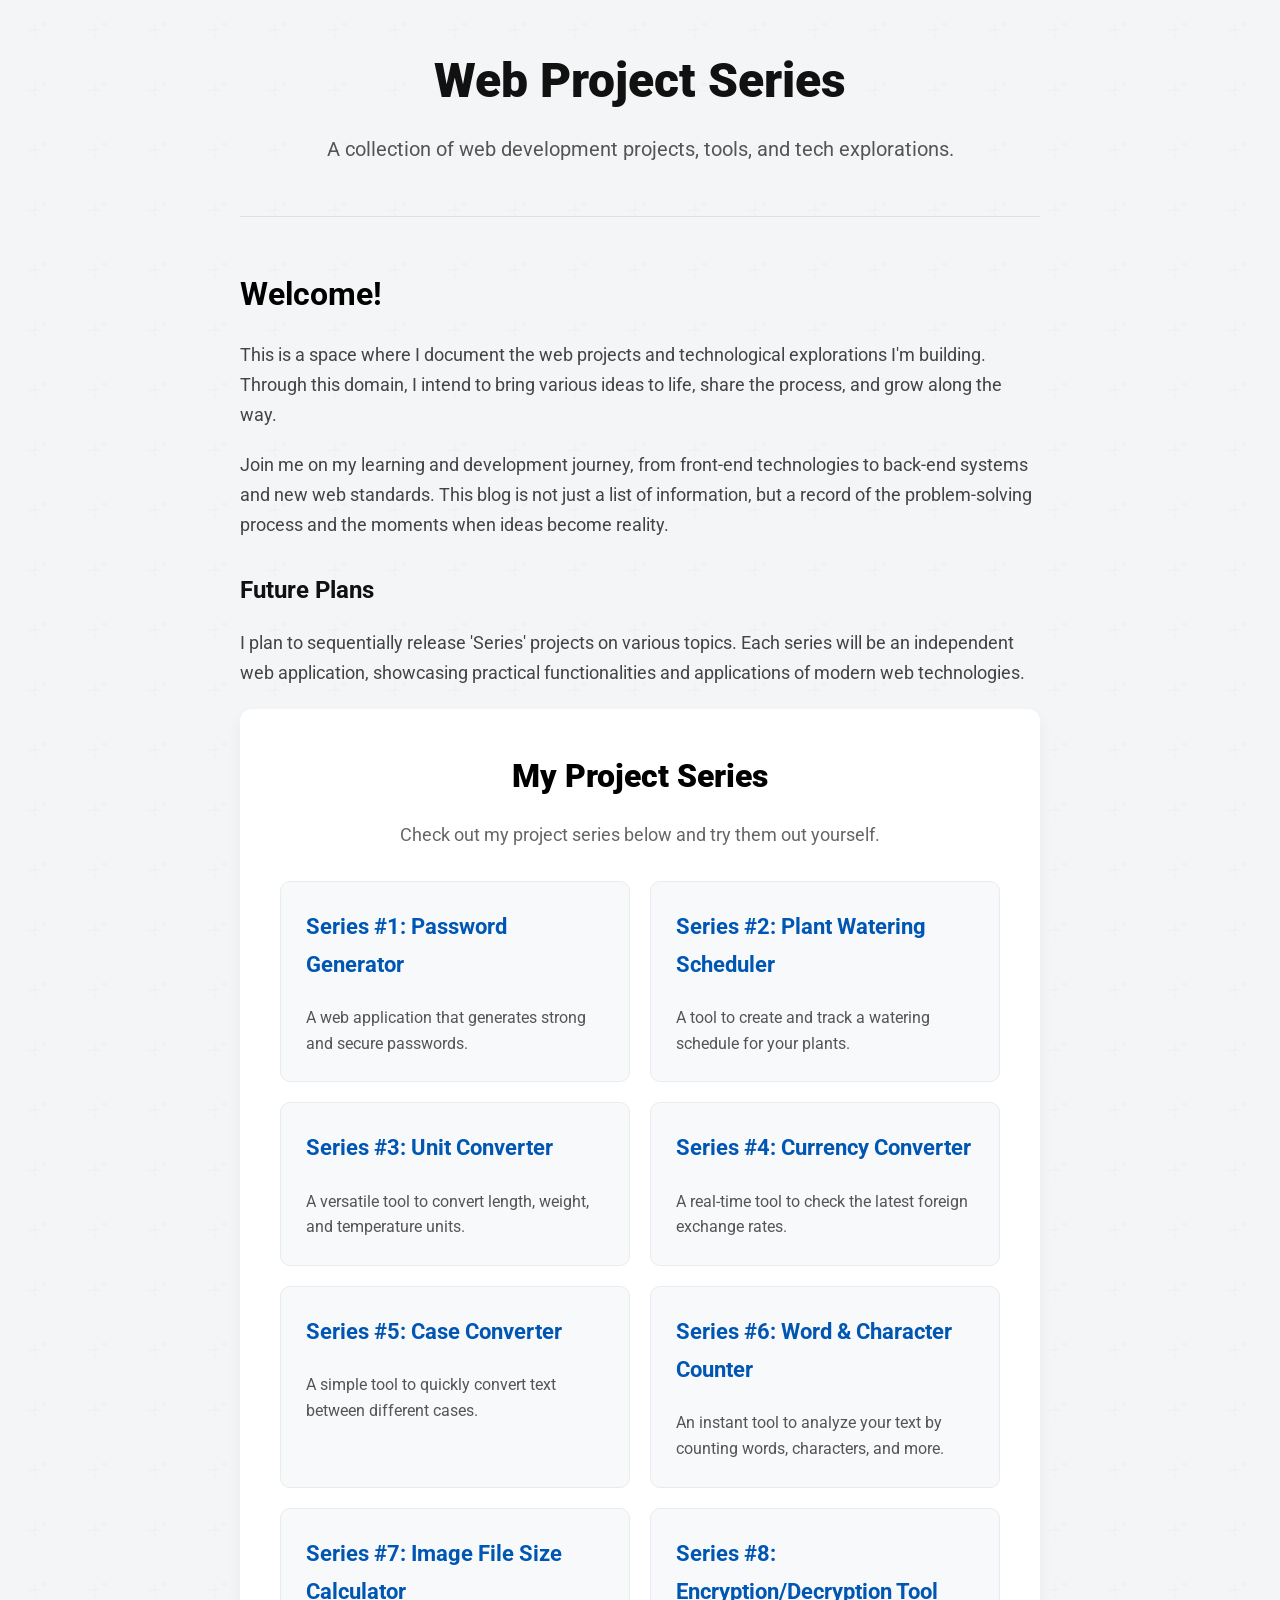
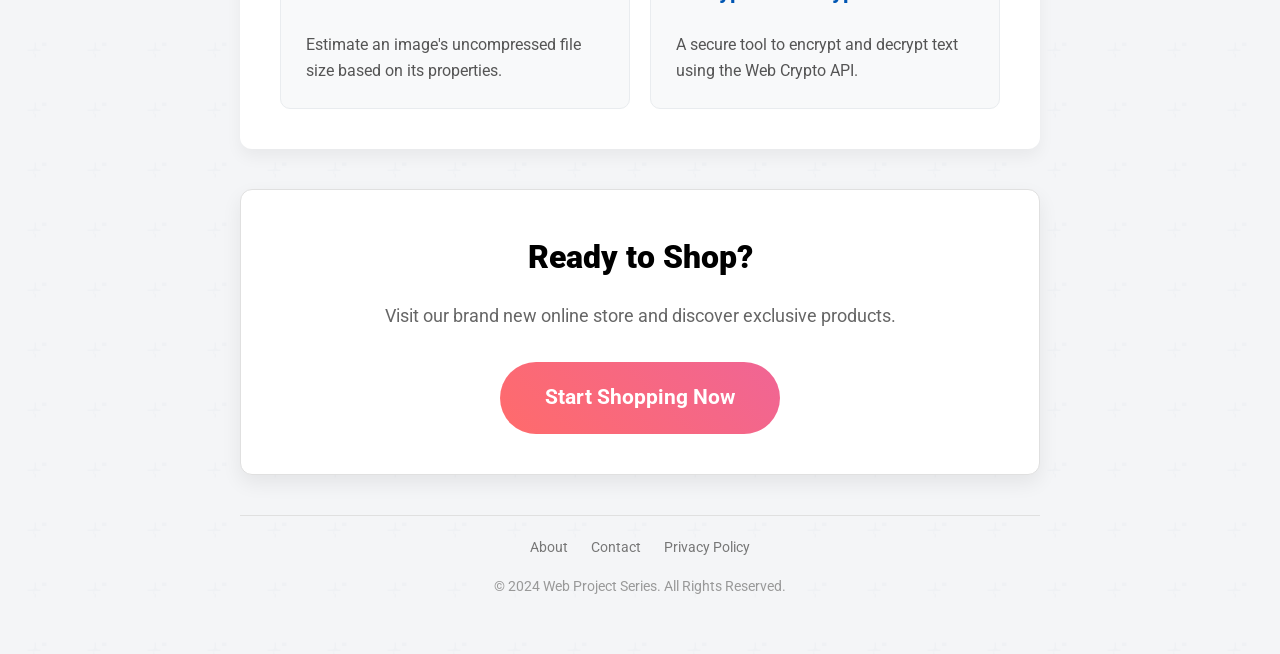
<file: index.html>
<!DOCTYPE html>
<html lang="en">
<head>
    <meta charset="UTF-8">
    <meta name="viewport" content="width=device-width, initial-scale=1.0">
    <title>Web Project Series</title>
    <meta name="description" content="A collection of web development projects, tools, and tech explorations.">
    <link rel="stylesheet" href="style.css">
    <link rel="preconnect" href="https://fonts.googleapis.com">
    <link rel="preconnect" href="https://fonts.gstatic.com" crossorigin>
    <link href="https://fonts.googleapis.com/css2?family=Roboto:wght@400;700;900&display=swap" rel="stylesheet">
</head>
<body>
    <div class="container">
        <header class="main-header">
            <h1>Web Project Series</h1>
            <p class="subtitle">A collection of web development projects, tools, and tech explorations.</p>
        </header>

        <main class="content-body">
            <h2>Welcome!</h2>
            <p>This is a space where I document the web projects and technological explorations I'm building. Through this domain, I intend to bring various ideas to life, share the process, and grow along the way.</p>
            <p>Join me on my learning and development journey, from front-end technologies to back-end systems and new web standards. This blog is not just a list of information, but a record of the problem-solving process and the moments when ideas become reality.</p>
            
            <h3>Future Plans</h3>
            <p>I plan to sequentially release 'Series' projects on various topics. Each series will be an independent web application, showcasing practical functionalities and applications of modern web technologies.</p>
        </main>

        <section class="series-navigator">
            <h2>My Project Series</h2>
            <p>Check out my project series below and try them out yourself.</p>
            <div class="navigation">
                <a href="/series1/" class="nav-card">
                    <h3>Series #1: Password Generator</h3>
                    <p>A web application that generates strong and secure passwords.</p>
                </a>
                <a href="/series2/" class="nav-card">
                    <h3>Series #2: Plant Watering Scheduler</h3>
                    <p>A tool to create and track a watering schedule for your plants.</p>
                </a>
                <a href="/series3/" class="nav-card">
                    <h3>Series #3: Unit Converter</h3>
                    <p>A versatile tool to convert length, weight, and temperature units.</p>
                </a>
                <a href="/series4/" class="nav-card">
                    <h3>Series #4: Currency Converter</h3>
                    <p>A real-time tool to check the latest foreign exchange rates.</p>
                </a>
                <a href="/series5/" class="nav-card">
                    <h3>Series #5: Case Converter</h3>
                    <p>A simple tool to quickly convert text between different cases.</p>
                </a>
                <a href="/series6/" class="nav-card">
                    <h3>Series #6: Word & Character Counter</h3>
                    <p>An instant tool to analyze your text by counting words, characters, and more.</p>
                </a>
                <a href="/series7/" class="nav-card">
                    <h3>Series #7: Image File Size Calculator</h3>
                    <p>Estimate an image's uncompressed file size based on its properties.</p>
                </a>
                <a href="/series8/" class="nav-card">
                    <h3>Series #8: Encryption/Decryption Tool</h3>
                    <p>A secure tool to encrypt and decrypt text using the Web Crypto API.</p>
                </a>
            </div>
        </section>

        <section class="direct-link-section">
            <h2>Ready to Shop?</h2>
            <p>Visit our brand new online store and discover exclusive products.</p>
            <a href="/shopping/" class="shopping-direct-button">Start Shopping Now</a>
        </section>

        <footer>
            <div class="footer-links">
                <a href="/about.html">About</a>
                <a href="/contact.html">Contact</a>
                <a href="/privacy-policy.html">Privacy Policy</a>
            </div>
            <p>&copy; 2024 Web Project Series. All Rights Reserved.</p>
        </footer>
    </div>
</body>
</html>
</file>
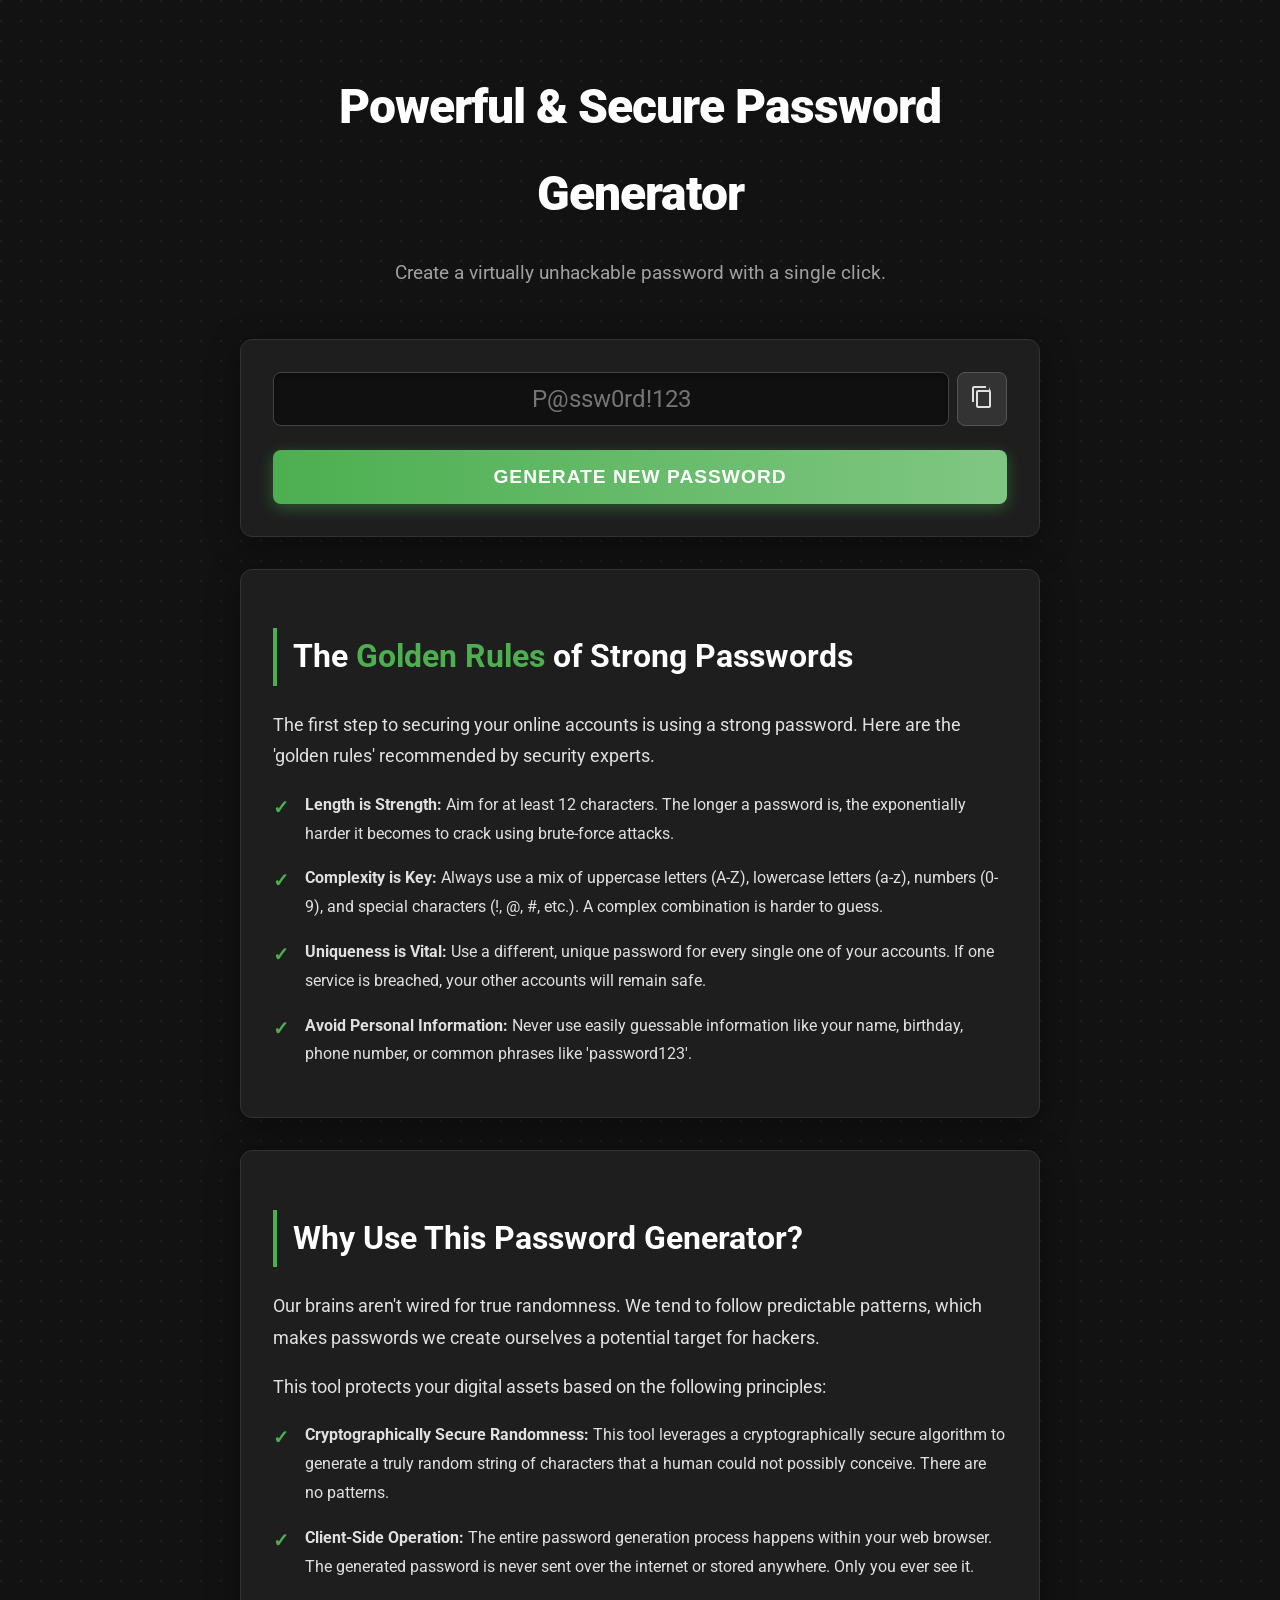
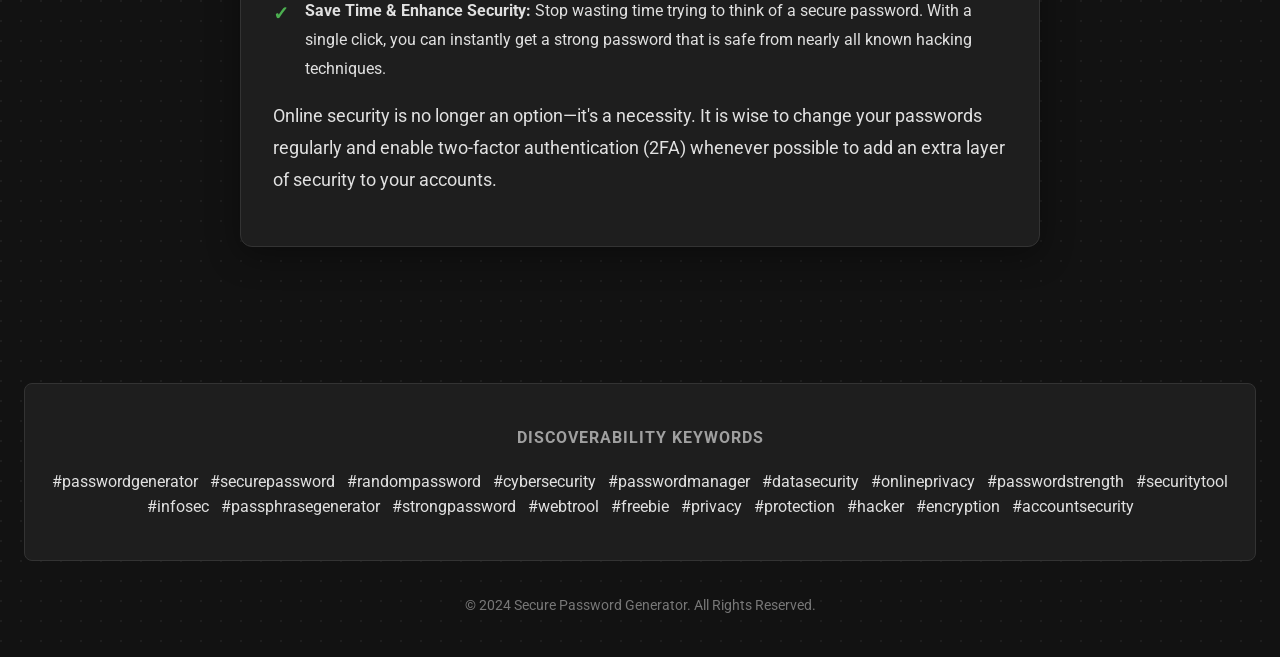
<file: series1/index.html>
<!DOCTYPE html>
<html lang="en">
<head>
    <meta charset="UTF-8">
    <meta name="viewport" content="width=device-width, initial-scale=1.0">
    <title>Advanced Password Generator | Secure Your Digital Life</title>
    <meta name="description" content="Generate ultra-secure, random passwords with our free tool. Learn the golden rules of password security and protect your digital identity from modern threats.">
    <meta name="google-site-verification" content="YrDTNr4Xt_WG7m3qsdiuWci5RD11I98UGsGde6ibvq0" />
    <link rel="stylesheet" href="style.css">
    <link rel="preconnect" href="https://fonts.googleapis.com">
    <link rel="preconnect" href="https://fonts.gstatic.com" crossorigin>
    <link href="https://fonts.googleapis.com/css2?family=Roboto:wght@400;700;900&display=swap" rel="stylesheet">
</head>
<body>

    <main class="container">
        <header class="hero-section">
            <h1>Powerful & Secure Password Generator</h1>
            <p class="subtitle">Create a virtually unhackable password with a single click.</p>
        </header>

        <section class="tool-section card">
            <div class="password-display-container">
                <input type="text" id="password-display" placeholder="P@ssw0rd!123" readonly>
                <button id="copy-button" title="Copy to Clipboard">
                    <svg xmlns="http://www.w3.org/2000/svg" height="24px" viewBox="0 0 24 24" width="24px" fill="#FFFFFF"><path d="M0 0h24v24H0V0z" fill="none"/><path d="M16 1H4c-1.1 0-2 .9-2 2v14h2V3h12V1zm3 4H8c-1.1 0-2 .9-2 2v14c0 1.1.9 2 2 2h11c1.1 0 2-.9 2-2V7c0-1.1-.9-2-2-5zm0 16H8V7h11v14z"/></svg>
                </button>
            </div>
            <button id="generate-button">Generate New Password</button>
        </section>

        <section class="content-section">
            <div class="card">
                <h2>The <span class="highlight">Golden Rules</span> of Strong Passwords</h2>
                <p>The first step to securing your online accounts is using a strong password. Here are the 'golden rules' recommended by security experts.</p>
                <ul>
                    <li><strong>Length is Strength:</strong> Aim for at least 12 characters. The longer a password is, the exponentially harder it becomes to crack using brute-force attacks.</li>
                    <li><strong>Complexity is Key:</strong> Always use a mix of uppercase letters (A-Z), lowercase letters (a-z), numbers (0-9), and special characters (!, @, #, etc.). A complex combination is harder to guess.</li>
                    <li><strong>Uniqueness is Vital:</strong> Use a different, unique password for every single one of your accounts. If one service is breached, your other accounts will remain safe.</li>
                    <li><strong>Avoid Personal Information:</strong> Never use easily guessable information like your name, birthday, phone number, or common phrases like 'password123'.</li>
                </ul>
            </div>

            <div class="card">
                <h2>Why Use This Password Generator?</h2>
                <p>Our brains aren't wired for true randomness. We tend to follow predictable patterns, which makes passwords we create ourselves a potential target for hackers.</p>
                <p>This tool protects your digital assets based on the following principles:</p>
                <ul>
                    <li><strong>Cryptographically Secure Randomness:</strong> This tool leverages a cryptographically secure algorithm to generate a truly random string of characters that a human could not possibly conceive. There are no patterns.</li>
                    <li><strong>Client-Side Operation:</strong> The entire password generation process happens within your web browser. The generated password is never sent over the internet or stored anywhere. Only you ever see it.</li>
                    <li><strong>Save Time & Enhance Security:</strong> Stop wasting time trying to think of a secure password. With a single click, you can instantly get a strong password that is safe from nearly all known hacking techniques.</li>
                </ul>
                <p>Online security is no longer an option—it's a necessity. It is wise to change your passwords regularly and enable two-factor authentication (2FA) whenever possible to add an extra layer of security to your accounts.</p>
            </div>
        </section>
    </main>

    <footer>
        <div class="keywords-section">
            <h3>Discoverability Keywords</h3>
            <p class="hashtags">
                #passwordgenerator #securepassword #randompassword #cybersecurity #passwordmanager #datasecurity #onlineprivacy #passwordstrength #securitytool #infosec #passphrasegenerator #strongpassword #webtrool #freebie #privacy #protection #hacker #encryption #accountsecurity
            </p>
        </div>
        <p>&copy; 2024 Secure Password Generator. All Rights Reserved.</p>
    </footer>

    <script src="main.js"></script>
</body>
</html>
</file>
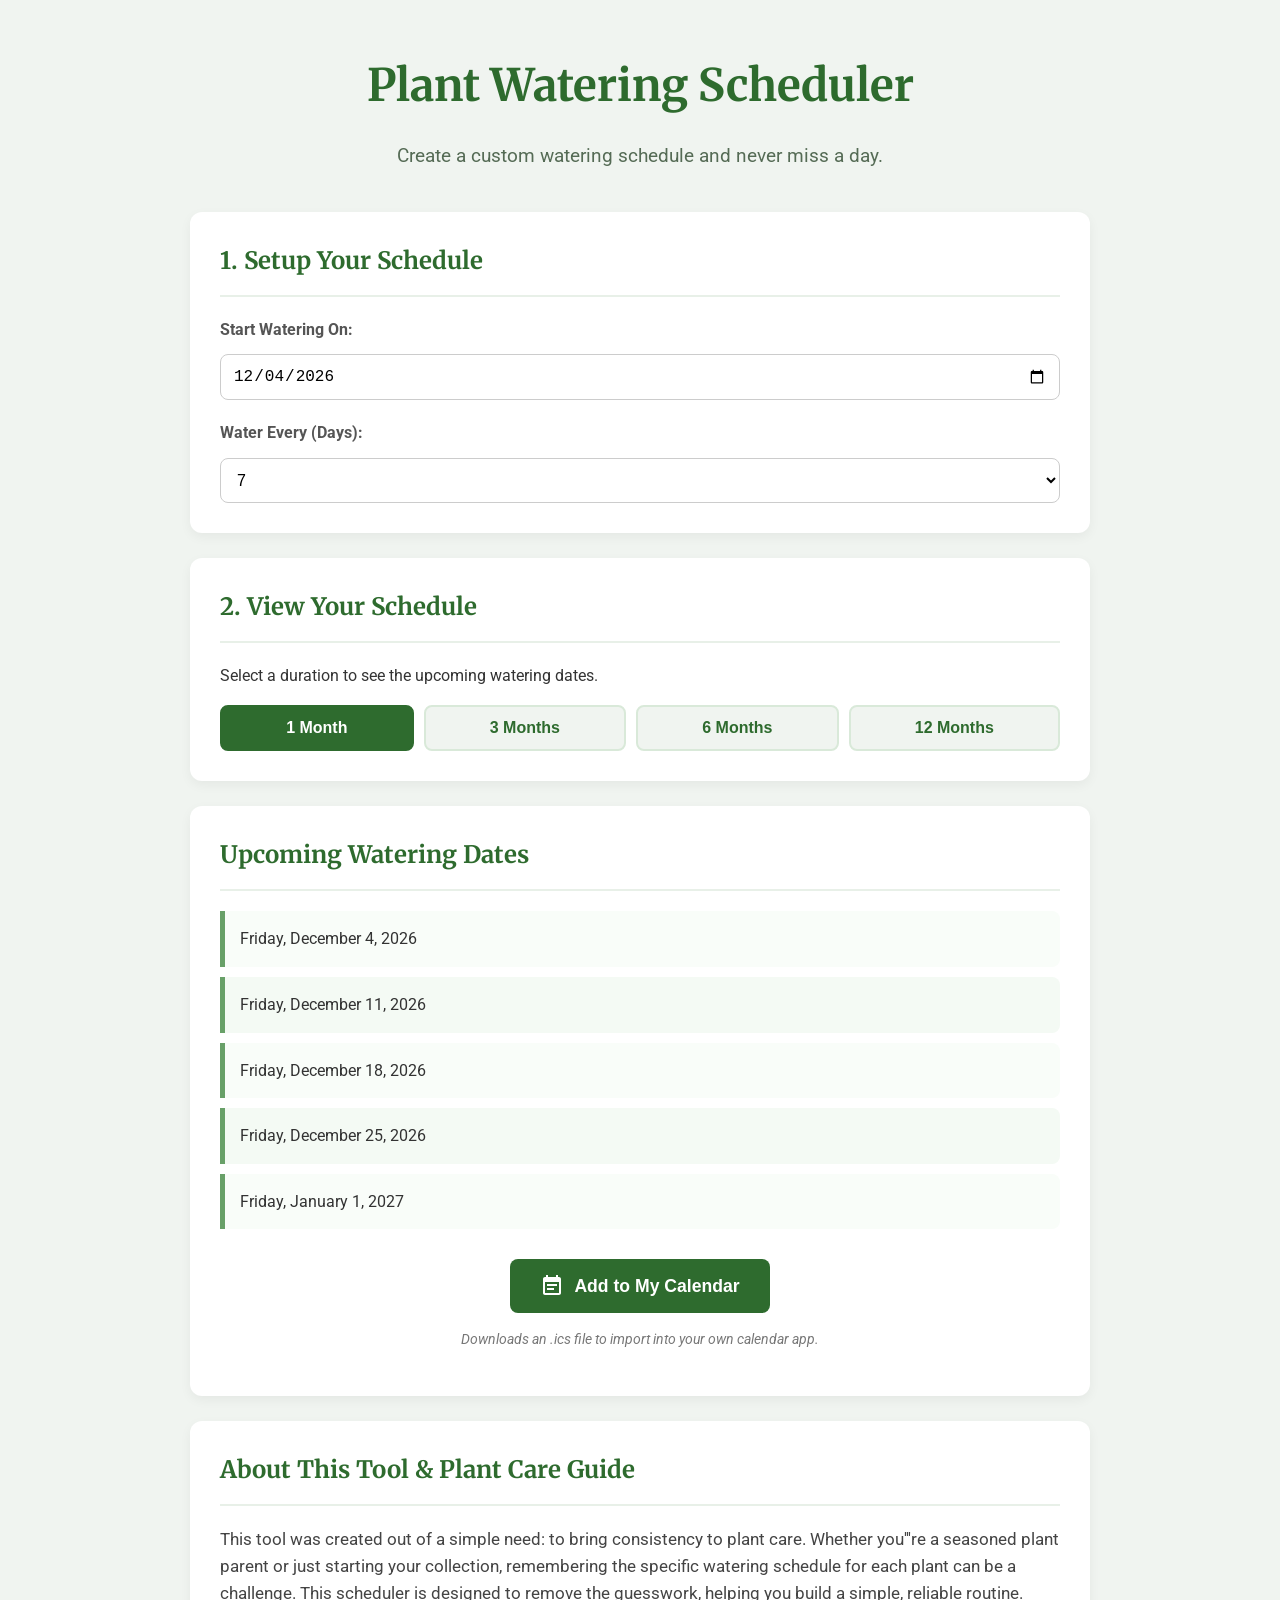
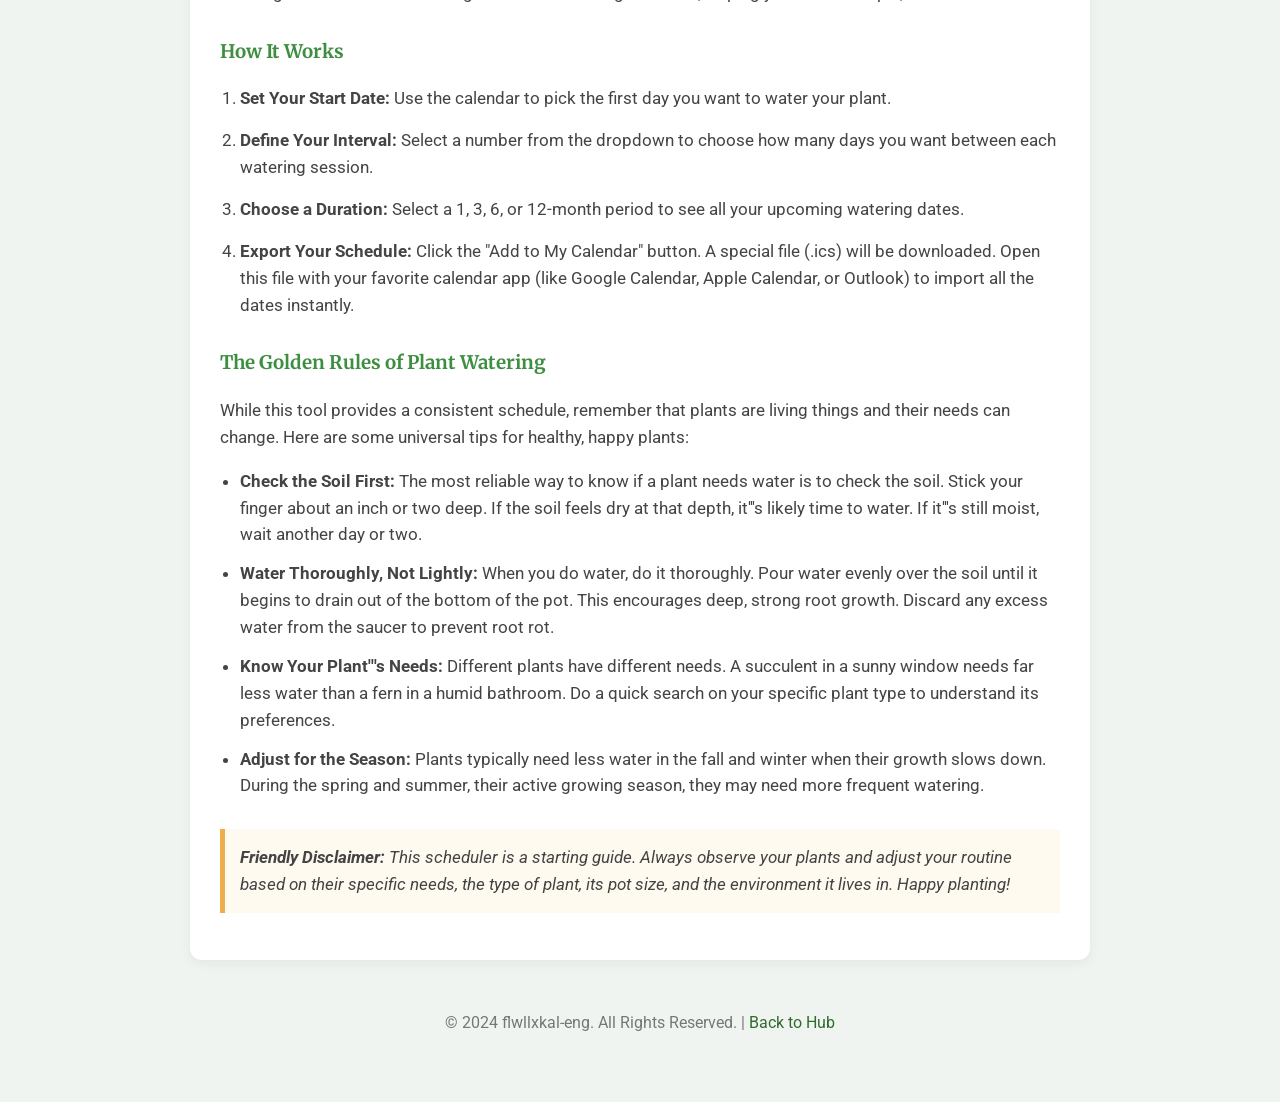
<file: series2/index.html>
<!DOCTYPE html>
<html lang="en">
<head>
    <meta charset="UTF-8">
    <meta name="viewport" content="width=device-width, initial-scale=1.0">
    <title>Series #2: Plant Watering Scheduler</title>
    <meta name="description" content="A free and easy tool to create and track a watering schedule for your plants. Generate a custom calendar and export it with one click.">
    <link rel="stylesheet" href="style.css">
    <link rel="preconnect" href="https://fonts.googleapis.com">
    <link rel="preconnect" href="https://fonts.gstatic.com" crossorigin>
    <link href="https://fonts.googleapis.com/css2?family=Roboto:wght@400;700&family=Merriweather:wght@400;700&display=swap" rel="stylesheet">
</head>
<body>
    <div class="app-container">
        <header class="app-header">
            <h1>Plant Watering Scheduler</h1>
            <p>Create a custom watering schedule and never miss a day.</p>
        </header>

        <main class="scheduler-tool">
            <div class="controls-card">
                <h2>1. Setup Your Schedule</h2>
                <div class="input-group">
                    <label for="start-date">Start Watering On:</label>
                    <input type="date" id="start-date" name="start-date">
                </div>
                <div class="input-group">
                    <label for="watering-interval">Water Every (Days):</label>
                    <select id="watering-interval" name="watering-interval">
                        <!-- Options from 1 to 100 will be generated by JavaScript -->
                    </select>
                </div>
            </div>

            <div class="duration-card">
                <h2>2. View Your Schedule</h2>
                <p>Select a duration to see the upcoming watering dates.</p>
                <div class="duration-buttons">
                    <button class="duration-btn active" data-months="1">1 Month</button>
                    <button class="duration-btn" data-months="3">3 Months</button>
                    <button class="duration-btn" data-months="6">6 Months</button>
                    <button class="duration-btn" data-months="12">12 Months</button>
                </div>
            </div>

            <div id="schedule-output" class="schedule-output-card">
                <h2>Upcoming Watering Dates</h2>
                <div id="schedule-list" class="schedule-list">
                    <p class="placeholder">Your schedule will appear here once generated.</p>
                </div>
                <div class="export-section">
                     <button id="export-calendar-btn" class="export-btn" disabled>
                        <svg xmlns="http://www.w3.org/2000/svg" height="24px" viewBox="0 0 24 24" width="24px" fill="#FFFFFF"><path d="M0 0h24v24H0z" fill="none"/><path d="M17 10H7v2h10v-2zm2-7h-1V1h-2v2H8V1H6v2H5c-1.11 0-1.99.9-1.99 2L3 19c0 1.1.89 2 2 2h14c1.1 0 2-.9 2-2V5c0-1.1-.9-2-2-2zm0 16H5V8h14v11zm-5-5H7v2h7v-2z"/></svg>
                        <span>Add to My Calendar</span>
                    </button>
                    <p class="export-note">Downloads an .ics file to import into your own calendar app.</p>
                </div>
            </div>
        </main>

        <section class="content-guide">
            <h2>About This Tool & Plant Care Guide</h2>
            <p>This tool was created out of a simple need: to bring consistency to plant care. Whether you'''re a seasoned plant parent or just starting your collection, remembering the specific watering schedule for each plant can be a challenge. This scheduler is designed to remove the guesswork, helping you build a simple, reliable routine.</p>

            <h3>How It Works</h3>
            <ol>
                <li><strong>Set Your Start Date:</strong> Use the calendar to pick the first day you want to water your plant.</li>
                <li><strong>Define Your Interval:</strong> Select a number from the dropdown to choose how many days you want between each watering session.</li>
                <li><strong>Choose a Duration:</strong> Select a 1, 3, 6, or 12-month period to see all your upcoming watering dates.</li>
                <li><strong>Export Your Schedule:</strong> Click the "Add to My Calendar" button. A special file (.ics) will be downloaded. Open this file with your favorite calendar app (like Google Calendar, Apple Calendar, or Outlook) to import all the dates instantly.</li>
            </ol>

            <h3>The Golden Rules of Plant Watering</h3>
            <p>While this tool provides a consistent schedule, remember that plants are living things and their needs can change. Here are some universal tips for healthy, happy plants:</p>
            <ul>
                <li><strong>Check the Soil First:</strong> The most reliable way to know if a plant needs water is to check the soil. Stick your finger about an inch or two deep. If the soil feels dry at that depth, it'''s likely time to water. If it'''s still moist, wait another day or two.</li>
                <li><strong>Water Thoroughly, Not Lightly:</strong> When you do water, do it thoroughly. Pour water evenly over the soil until it begins to drain out of the bottom of the pot. This encourages deep, strong root growth. Discard any excess water from the saucer to prevent root rot.</li>
                <li><strong>Know Your Plant'''s Needs:</strong> Different plants have different needs. A succulent in a sunny window needs far less water than a fern in a humid bathroom. Do a quick search on your specific plant type to understand its preferences.</li>
                <li><strong>Adjust for the Season:</strong> Plants typically need less water in the fall and winter when their growth slows down. During the spring and summer, their active growing season, they may need more frequent watering.</li>
            </ul>

            <p class="disclaimer"><strong>Friendly Disclaimer:</strong> This scheduler is a starting guide. Always observe your plants and adjust your routine based on their specific needs, the type of plant, its pot size, and the environment it lives in. Happy planting!</p>
        </section>

        <footer class="app-footer">
            <p>&copy; 2024 flwllxkal-eng. All Rights Reserved. | <a href="../">Back to Hub</a></p>
        </footer>
    </div>
    <script src="main.js"></script>
</body>
</html>
</file>
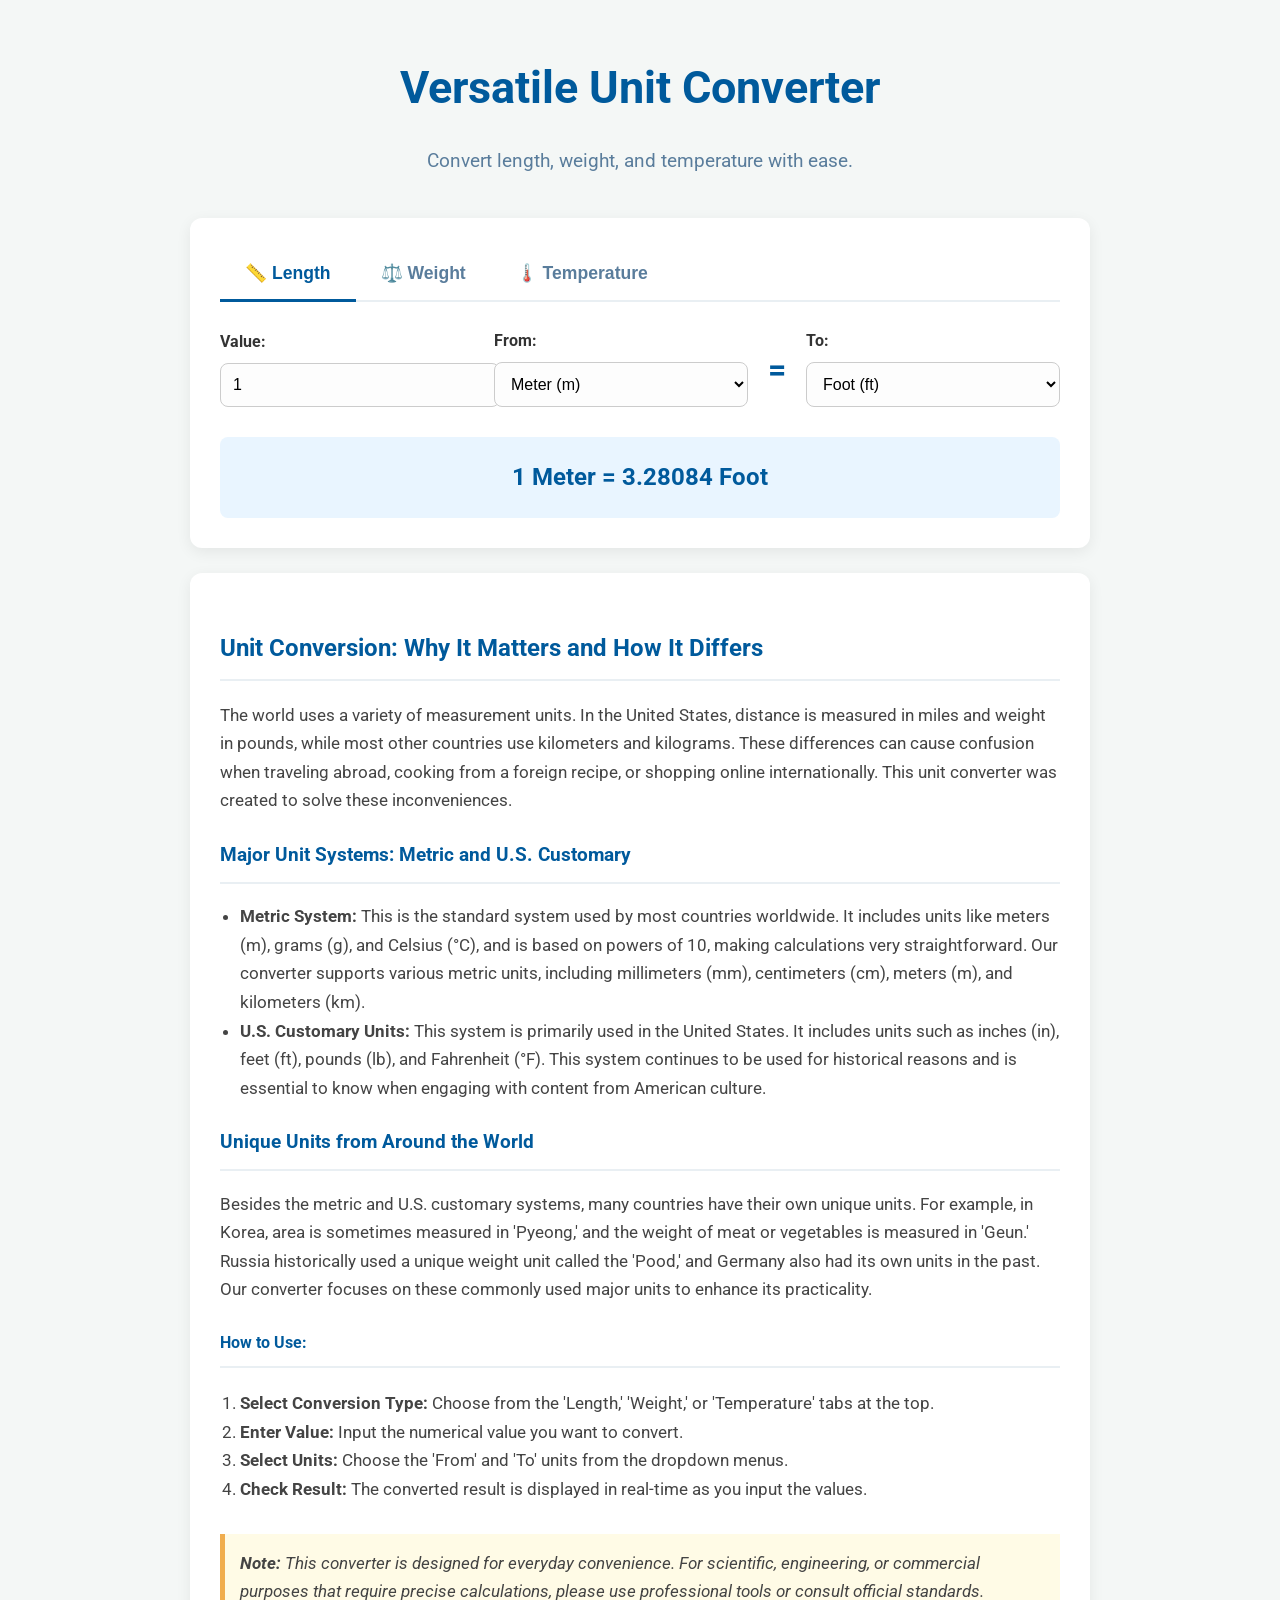
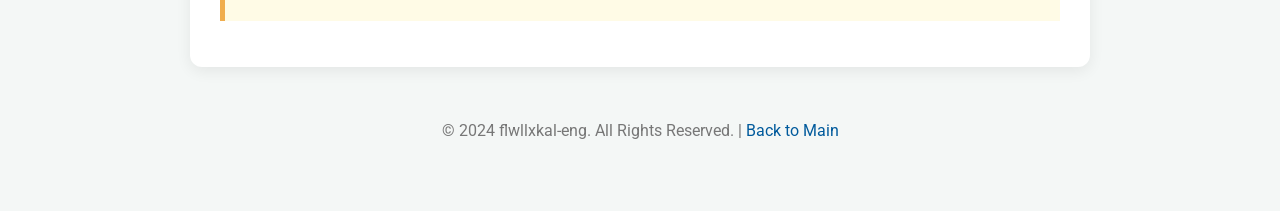
<file: series3/index.html>
<!DOCTYPE html>
<html lang="en">
<head>
    <meta charset="UTF-8">
    <meta name="viewport" content="width=device-width, initial-scale=1.0">
    <title>Series #3: Versatile Unit Converter (Length, Weight, Temperature)</title>
    <meta name="description" content="Easily and quickly convert various units of length (meters, inches), weight (kilograms, pounds), and temperature (Celsius, Fahrenheit). Includes major unit systems from Korea, the US, UK, and more.">
    <link rel="stylesheet" href="style.css">
    <link rel="preconnect" href="https://fonts.googleapis.com">
    <link rel="preconnect" href="https://fonts.gstatic.com" crossorigin>
    <link href="https://fonts.googleapis.com/css2?family=Roboto:wght@400;700&family=Merriweather:wght@400;700&display=swap" rel="stylesheet">
</head>
<body>
    <div class="app-container">
        <header class="app-header">
            <h1>Versatile Unit Converter</h1>
            <p>Convert length, weight, and temperature with ease.</p>
        </header>

        <main class="converter-tool">
            <div class="converter-card">
                <div class="tabs">
                    <button class="tab-btn active" data-converter="length">📏 Length</button>
                    <button class="tab-btn" data-converter="weight">⚖️ Weight</button>
                    <button class="tab-btn" data-converter="temperature">🌡️ Temperature</button>
                </div>

                <!-- Converter Sections -->
                <div id="length" class="converter-section active">
                    <div class="input-row">
                        <div class="input-group">
                            <label for="length-input">Value:</label>
                            <input type="number" id="length-input" value="1">
                        </div>
                        <div class="input-group">
                            <label for="length-from">From:</label>
                            <select id="length-from"></select>
                        </div>
                        <div class="equals-sign">=</div>
                        <div class="input-group">
                            <label for="length-to">To:</label>
                            <select id="length-to"></select>
                        </div>
                    </div>
                    <div class="result-area">
                        <p id="length-result">Results will be displayed here.</p>
                    </div>
                </div>

                <div id="weight" class="converter-section">
                    <div class="input-row">
                        <div class="input-group">
                            <label for="weight-input">Value:</label>
                            <input type="number" id="weight-input" value="1">
                        </div>
                         <div class="input-group">
                            <label for="weight-from">From:</label>
                            <select id="weight-from"></select>
                        </div>
                        <div class="equals-sign">=</div>
                        <div class="input-group">
                            <label for="weight-to">To:</label>
                            <select id="weight-to"></select>
                        </div>
                    </div>
                     <div class="result-area">
                        <p id="weight-result">Results will be displayed here.</p>
                    </div>
                </div>

                <div id="temperature" class="converter-section">
                    <div class="input-row">
                        <div class="input-group">
                            <label for="temperature-input">Value:</label>
                            <input type="number" id="temperature-input" value="0">
                        </div>
                         <div class="input-group">
                            <label for="temperature-from">From:</label>
                            <select id="temperature-from"></select>
                        </div>
                        <div class="equals-sign">=</div>
                        <div class="input-group">
                            <label for="temperature-to">To:</label>
                            <select id="temperature-to"></select>
                        </div>
                    </div>
                     <div class="result-area">
                        <p id="temperature-result">Results will be displayed here.</p>
                    </div>
                </div>
            </div>
        </main>

        <section class="content-guide">
            <h2>Unit Conversion: Why It Matters and How It Differs</h2>
            <p>The world uses a variety of measurement units. In the United States, distance is measured in miles and weight in pounds, while most other countries use kilometers and kilograms. These differences can cause confusion when traveling abroad, cooking from a foreign recipe, or shopping online internationally. This unit converter was created to solve these inconveniences.</p>

            <h3>Major Unit Systems: Metric and U.S. Customary</h3>
            <ul>
                <li><strong>Metric System:</strong> This is the standard system used by most countries worldwide. It includes units like meters (m), grams (g), and Celsius (°C), and is based on powers of 10, making calculations very straightforward. Our converter supports various metric units, including millimeters (mm), centimeters (cm), meters (m), and kilometers (km).</li>
                <li><strong>U.S. Customary Units:</strong> This system is primarily used in the United States. It includes units such as inches (in), feet (ft), pounds (lb), and Fahrenheit (°F). This system continues to be used for historical reasons and is essential to know when engaging with content from American culture.</li>
            </ul>

            <h3>Unique Units from Around the World</h3>
            <p>Besides the metric and U.S. customary systems, many countries have their own unique units. For example, in Korea, area is sometimes measured in 'Pyeong,' and the weight of meat or vegetables is measured in 'Geun.' Russia historically used a unique weight unit called the 'Pood,' and Germany also had its own units in the past. Our converter focuses on these commonly used major units to enhance its practicality.</p>
            
            <h4>How to Use:</h4>
            <ol>
                <li><strong>Select Conversion Type:</strong> Choose from the 'Length,' 'Weight,' or 'Temperature' tabs at the top.</li>
                <li><strong>Enter Value:</strong> Input the numerical value you want to convert.</li>
                <li><strong>Select Units:</strong> Choose the 'From' and 'To' units from the dropdown menus.</li>
                <li><strong>Check Result:</strong> The converted result is displayed in real-time as you input the values.</li>
            </ol>

            <p class="disclaimer"><strong>Note:</strong> This converter is designed for everyday convenience. For scientific, engineering, or commercial purposes that require precise calculations, please use professional tools or consult official standards.</p>
        </section>

        <footer class="app-footer">
            <p>&copy; 2024 flwllxkal-eng. All Rights Reserved. | <a href="../">Back to Main</a></p>
        </footer>
    </div>
    <script src="main.js"></script>
</body>
</html>
</file>
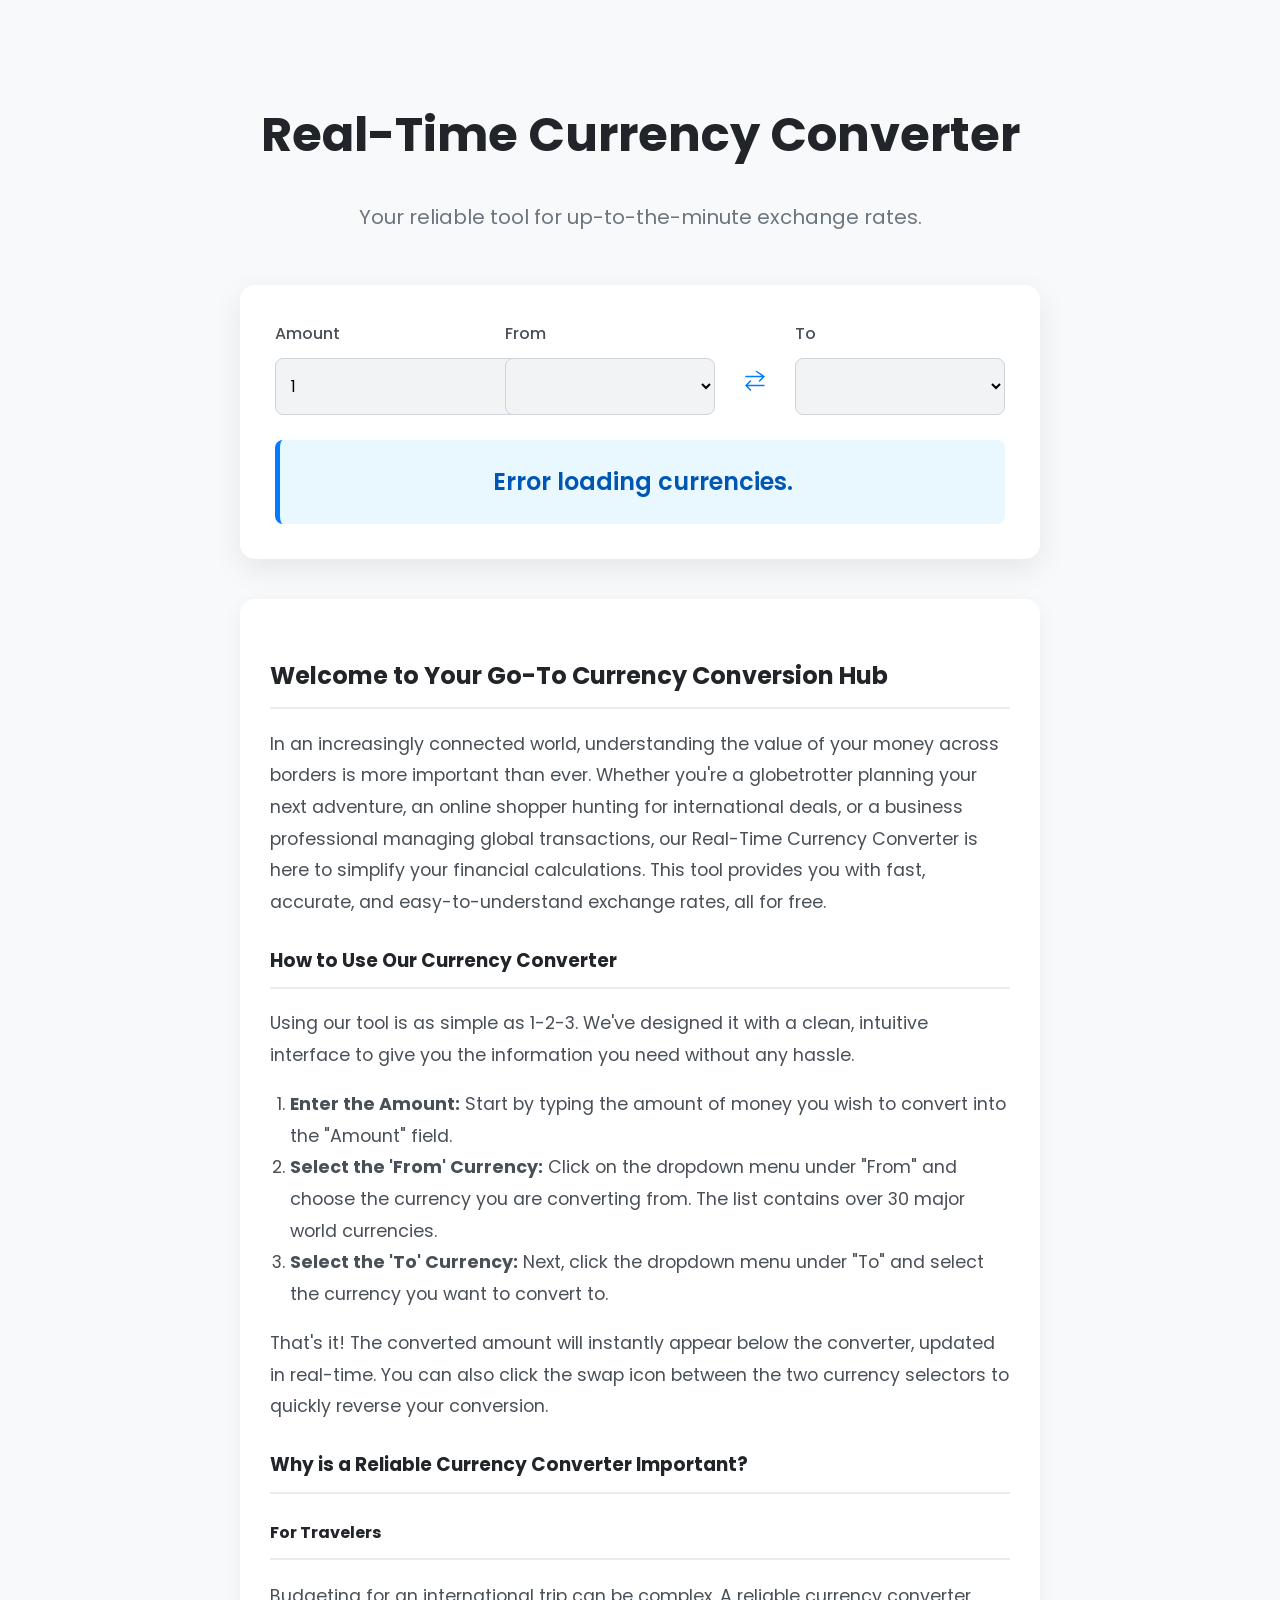
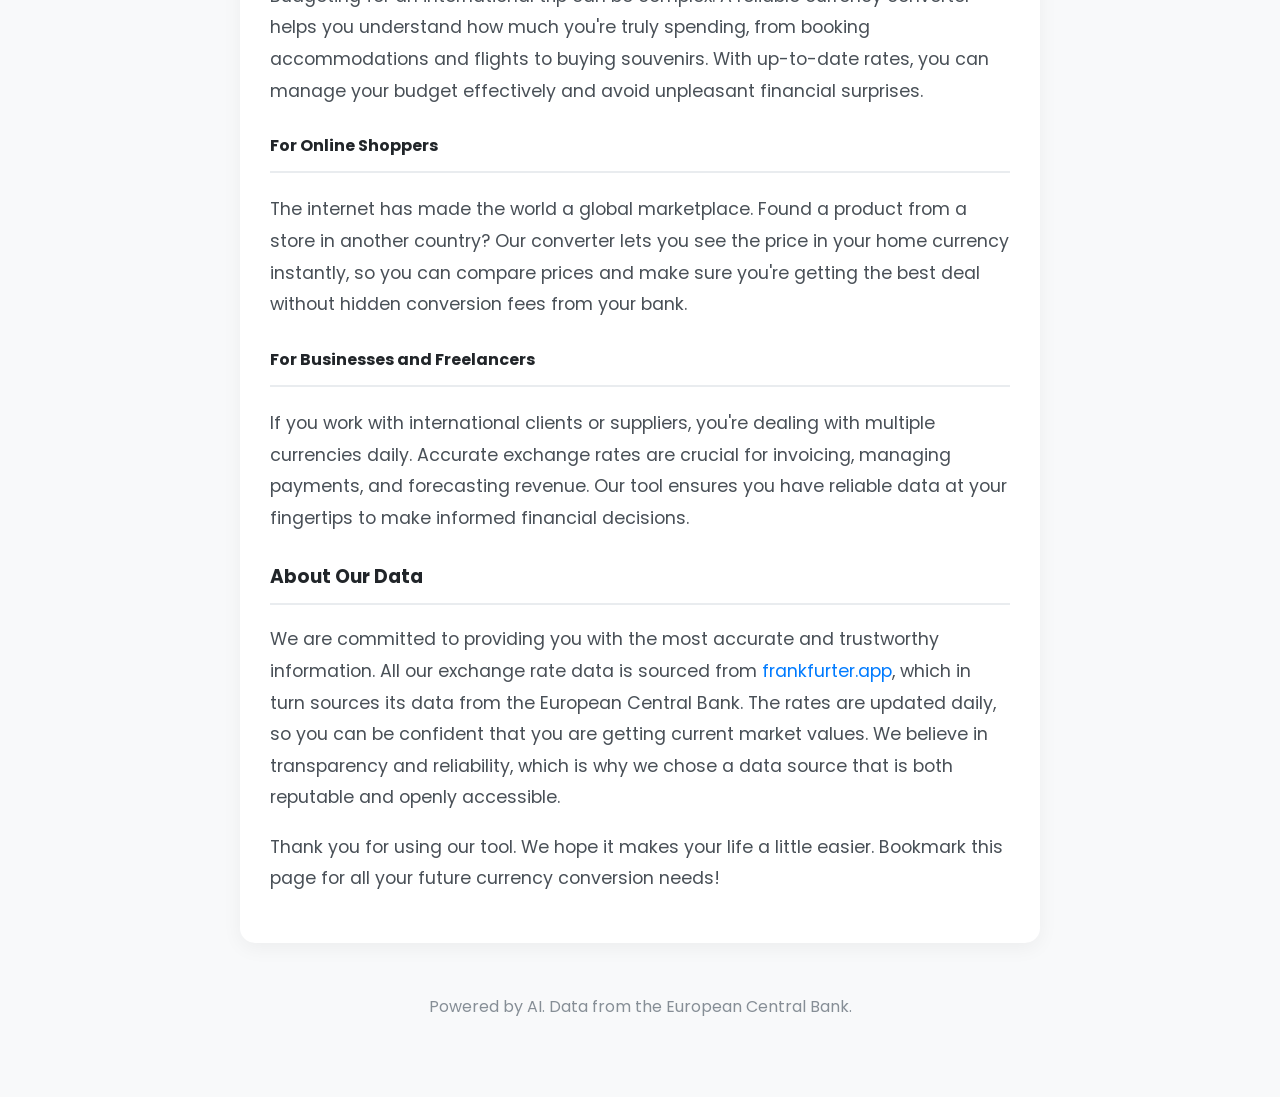
<file: series4/index.html>
<!DOCTYPE html>
<html lang="en">
<head>
    <meta charset="UTF-8">
    <meta name="viewport" content="width=device-width, initial-scale=1.0">
    <title>Real-Time Currency Converter | Free & Accurate Exchange Rates</title>
    <meta name="description" content="A free, real-time currency converter tool. Get accurate and up-to-date exchange rates for over 30 global currencies. Perfect for travelers, online shoppers, and businesses.">
    <link rel="stylesheet" href="style.css">
    <link rel="preconnect" href="https://fonts.googleapis.com">
    <link rel="preconnect" href="https://fonts.gstatic.com" crossorigin>
    <link href="https://fonts.googleapis.com/css2?family=Poppins:wght@300;400;500;600;700&display=swap" rel="stylesheet">
</head>
<body>

    <div class="container">
        <header>
            <h1>Real-Time Currency Converter</h1>
            <p class="subtitle">Your reliable tool for up-to-the-minute exchange rates.</p>
        </header>

        <main>
            <div class="converter-wrapper">
                <div class="converter-card">
                    <div class="input-group">
                        <label for="amount">Amount</label>
                        <input type="number" id="amount" value="1" min="0">
                    </div>
                    <div class="input-group">
                        <label for="from-currency">From</label>
                        <select id="from-currency"></select>
                    </div>
                    <div class="swap-icon">
                        <svg xmlns="http://www.w3.org/2000/svg" fill="none" viewBox="0 0 24 24" stroke-width="1.5" stroke="currentColor" class="w-6 h-6">
                            <path stroke-linecap="round" stroke-linejoin="round" d="M7.5 21L3 16.5m0 0L7.5 12M3 16.5h18m-7.5-14L21 7.5m0 0L16.5 12M21 7.5H3" />
                        </svg>
                    </div>
                    <div class="input-group">
                        <label for="to-currency">To</label>
                        <select id="to-currency"></select>
                    </div>
                </div>
                <div class="result-wrapper">
                    <p id="result-text">1 USD = 0.93 EUR</p>
                </div>
            </div>

            <article class="content-section">
                <h2>Welcome to Your Go-To Currency Conversion Hub</h2>
                <p>In an increasingly connected world, understanding the value of your money across borders is more important than ever. Whether you're a globetrotter planning your next adventure, an online shopper hunting for international deals, or a business professional managing global transactions, our Real-Time Currency Converter is here to simplify your financial calculations. This tool provides you with fast, accurate, and easy-to-understand exchange rates, all for free.</p>

                <h3>How to Use Our Currency Converter</h3>
                <p>Using our tool is as simple as 1-2-3. We've designed it with a clean, intuitive interface to give you the information you need without any hassle.</p>
                <ol>
                    <li><strong>Enter the Amount:</strong> Start by typing the amount of money you wish to convert into the "Amount" field.</li>
                    <li><strong>Select the 'From' Currency:</strong> Click on the dropdown menu under "From" and choose the currency you are converting from. The list contains over 30 major world currencies.</li>
                    <li><strong>Select the 'To' Currency:</strong> Next, click the dropdown menu under "To" and select the currency you want to convert to.</li>
                </ol>
                <p>That's it! The converted amount will instantly appear below the converter, updated in real-time. You can also click the swap icon between the two currency selectors to quickly reverse your conversion.</p>

                <h3>Why is a Reliable Currency Converter Important?</h3>
                <h4>For Travelers</h4>
                <p>Budgeting for an international trip can be complex. A reliable currency converter helps you understand how much you're truly spending, from booking accommodations and flights to buying souvenirs. With up-to-date rates, you can manage your budget effectively and avoid unpleasant financial surprises.</p>

                <h4>For Online Shoppers</h4>
                <p>The internet has made the world a global marketplace. Found a product from a store in another country? Our converter lets you see the price in your home currency instantly, so you can compare prices and make sure you're getting the best deal without hidden conversion fees from your bank.</p>

                <h4>For Businesses and Freelancers</h4>
                <p>If you work with international clients or suppliers, you're dealing with multiple currencies daily. Accurate exchange rates are crucial for invoicing, managing payments, and forecasting revenue. Our tool ensures you have reliable data at your fingertips to make informed financial decisions.</p>

                <h3>About Our Data</h3>
                <p>We are committed to providing you with the most accurate and trustworthy information. All our exchange rate data is sourced from <a href="https://www.frankfurter.app" target="_blank" rel="noopener noreferrer">frankfurter.app</a>, which in turn sources its data from the European Central Bank. The rates are updated daily, so you can be confident that you are getting current market values. We believe in transparency and reliability, which is why we chose a data source that is both reputable and openly accessible.</p>
                <p>Thank you for using our tool. We hope it makes your life a little easier. Bookmark this page for all your future currency conversion needs!</p>
            </article>
        </main>

        <footer>
            <p>Powered by AI. Data from the European Central Bank.</p>
        </footer>

    </div>

    <script src="main.js"></script>
</body>
</html>
</file>
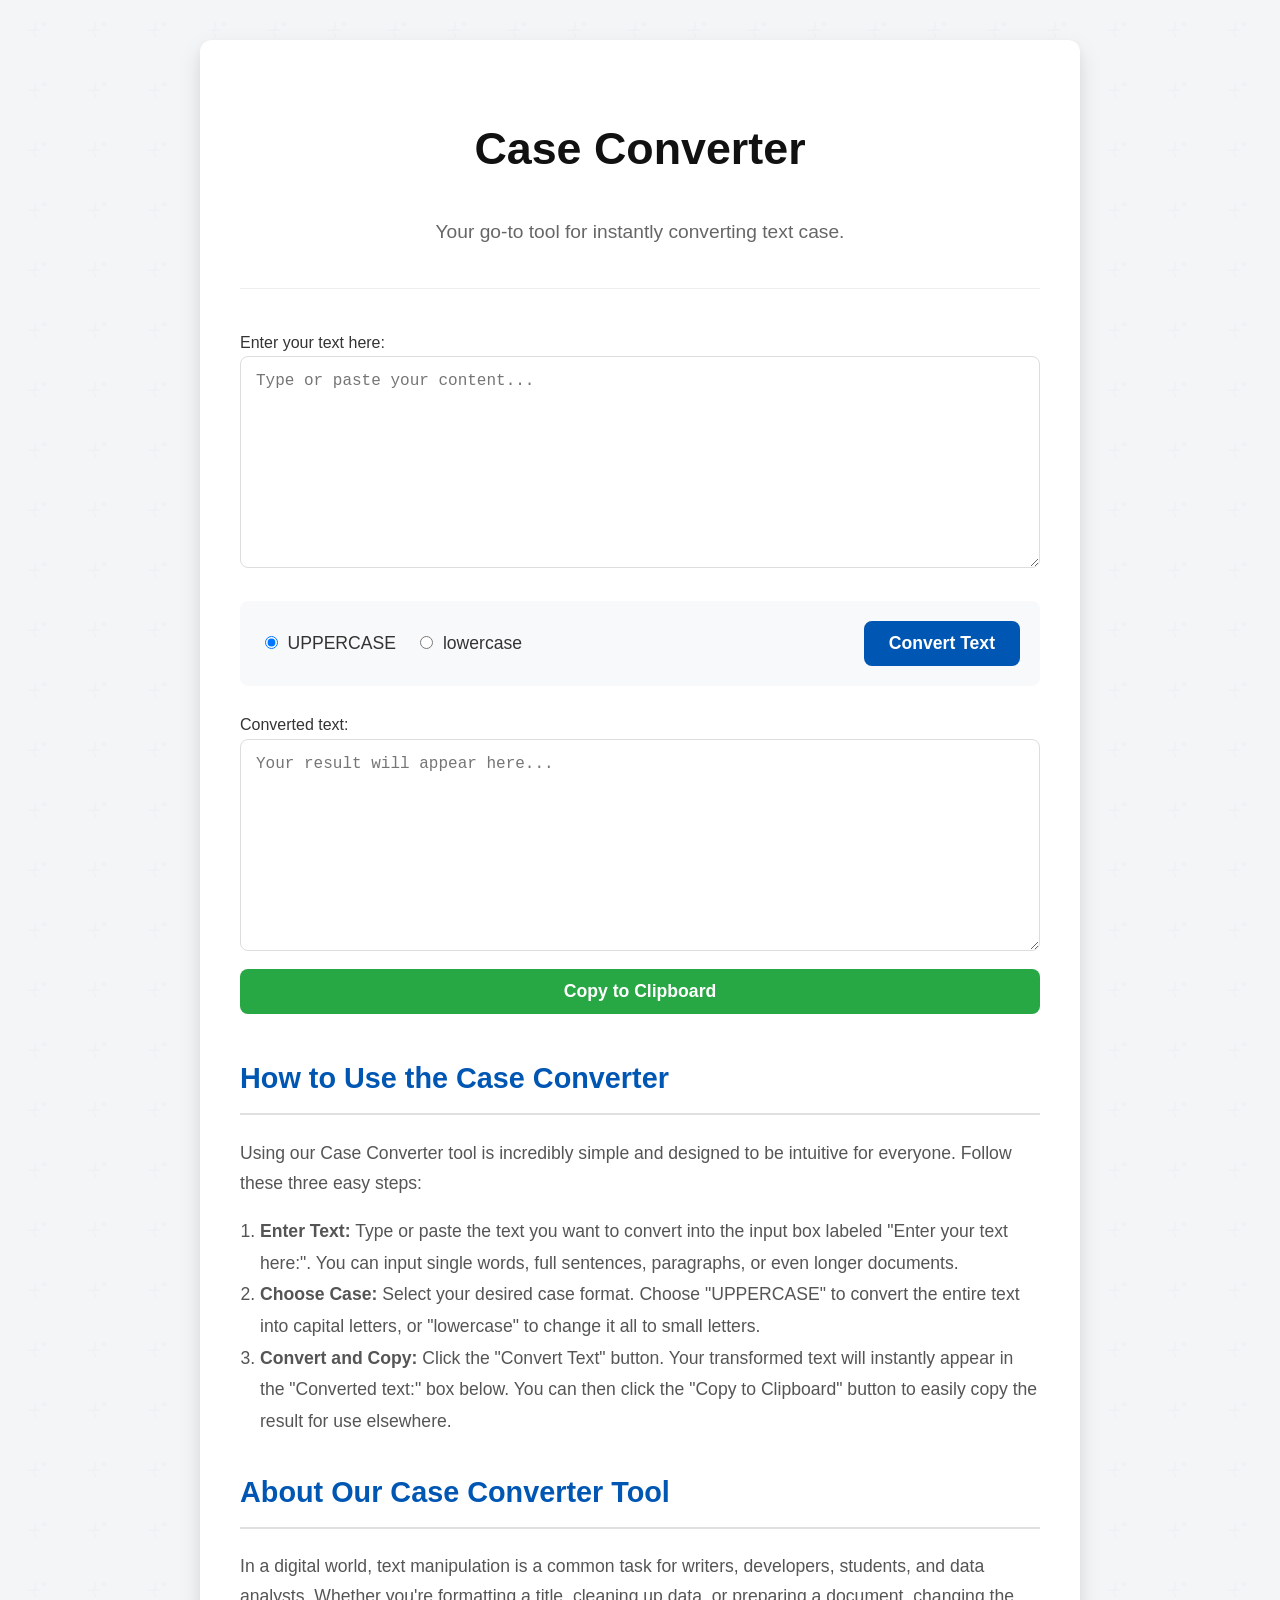
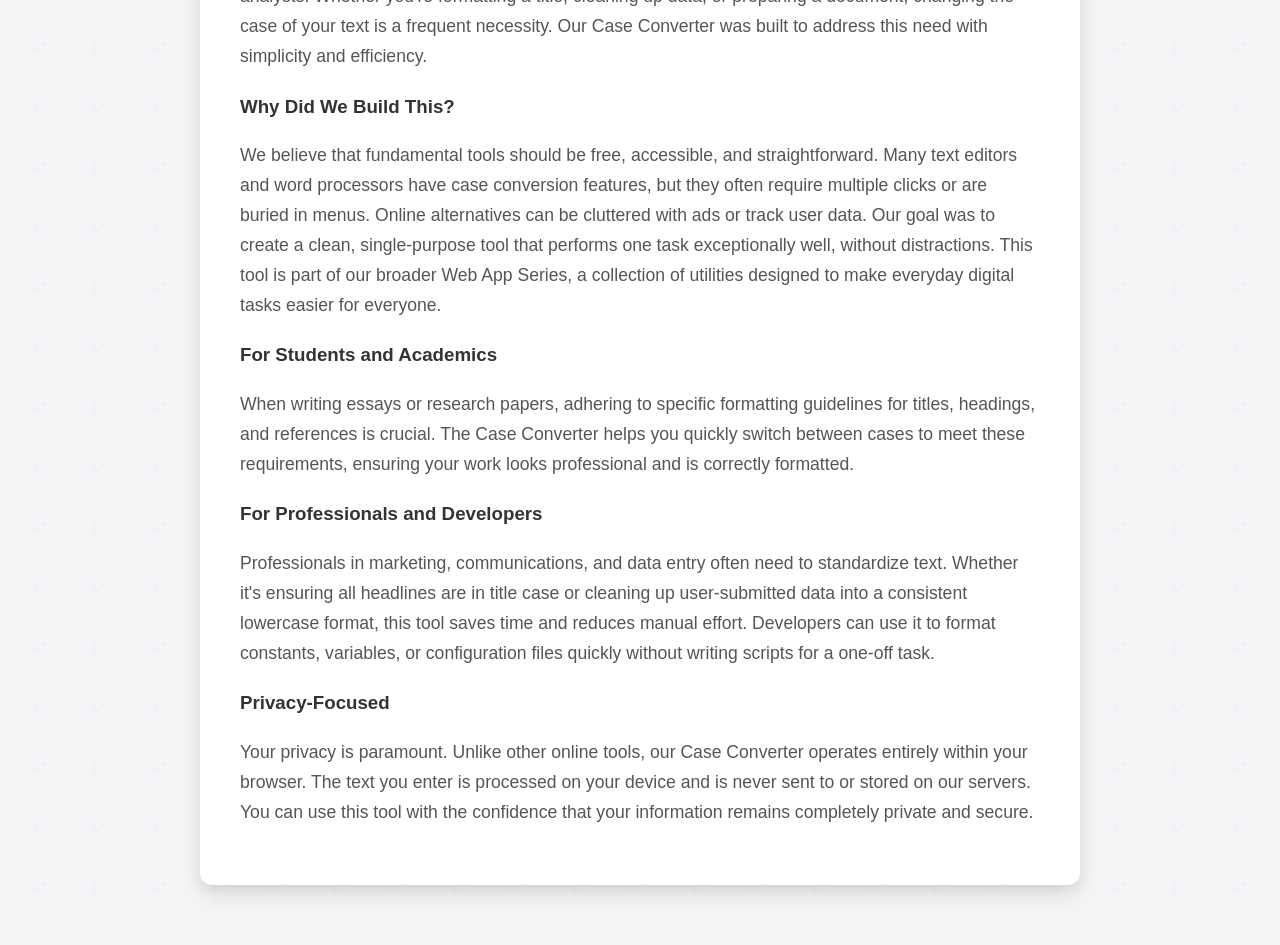
<file: series5/index.html>
<!DOCTYPE html>
<html lang="en">
<head>
    <meta charset="UTF-8">
    <meta name="viewport" content="width=device-width, initial-scale=1.0">
    <title>Case Converter - Web App Series</title>
    <meta name="description" content="A free and simple online tool to convert text to uppercase or lowercase. Easily transform your text content with a single click.">
    <link rel="stylesheet" href="style.css">
</head>
<body>
    <div class="app-container">
        <header class="app-header">
            <h1>Case Converter</h1>
            <p>Your go-to tool for instantly converting text case.</p>
        </header>

        <main>
            <div class="converter-tool">
                <div class="input-section">
                    <label for="inputText">Enter your text here:</label>
                    <textarea id="inputText" rows="10" placeholder="Type or paste your content..."></textarea>
                </div>

                <div class="controls">
                    <div class="radio-group">
                        <input type="radio" id="toUppercase" name="case" value="uppercase" checked>
                        <label for="toUppercase">UPPERCASE</label>
                        <input type="radio" id="toLowercase" name="case" value="lowercase">
                        <label for="toLowercase">lowercase</label>
                    </div>
                    <button id="convertBtn">Convert Text</button>
                </div>

                <div class="output-section">
                    <label for="outputText">Converted text:</label>
                    <textarea id="outputText" rows="10" readonly placeholder="Your result will appear here..."></textarea>
                    <button id="copyBtn">Copy to Clipboard</button>
                </div>
            </div>

            <section class="content-guide">
                <h2>How to Use the Case Converter</h2>
                <p>Using our Case Converter tool is incredibly simple and designed to be intuitive for everyone. Follow these three easy steps:</p>
                <ol>
                    <li><strong>Enter Text:</strong> Type or paste the text you want to convert into the input box labeled "Enter your text here:". You can input single words, full sentences, paragraphs, or even longer documents.</li>
                    <li><strong>Choose Case:</strong> Select your desired case format. Choose "UPPERCASE" to convert the entire text into capital letters, or "lowercase" to change it all to small letters.</li>
                    <li><strong>Convert and Copy:</strong> Click the "Convert Text" button. Your transformed text will instantly appear in the "Converted text:" box below. You can then click the "Copy to Clipboard" button to easily copy the result for use elsewhere.</li>
                </ol>

                <h2>About Our Case Converter Tool</h2>
                <p>In a digital world, text manipulation is a common task for writers, developers, students, and data analysts. Whether you're formatting a title, cleaning up data, or preparing a document, changing the case of your text is a frequent necessity. Our Case Converter was built to address this need with simplicity and efficiency.</p>
                
                <h3>Why Did We Build This?</h3>
                <p>We believe that fundamental tools should be free, accessible, and straightforward. Many text editors and word processors have case conversion features, but they often require multiple clicks or are buried in menus. Online alternatives can be cluttered with ads or track user data. Our goal was to create a clean, single-purpose tool that performs one task exceptionally well, without distractions. This tool is part of our broader Web App Series, a collection of utilities designed to make everyday digital tasks easier for everyone.</p>

                <h3>For Students and Academics</h3>
                <p>When writing essays or research papers, adhering to specific formatting guidelines for titles, headings, and references is crucial. The Case Converter helps you quickly switch between cases to meet these requirements, ensuring your work looks professional and is correctly formatted.</p>

                <h3>For Professionals and Developers</h3>
                <p>Professionals in marketing, communications, and data entry often need to standardize text. Whether it's ensuring all headlines are in title case or cleaning up user-submitted data into a consistent lowercase format, this tool saves time and reduces manual effort. Developers can use it to format constants, variables, or configuration files quickly without writing scripts for a one-off task.</p>
                
                <h3>Privacy-Focused</h3>
                <p>Your privacy is paramount. Unlike other online tools, our Case Converter operates entirely within your browser. The text you enter is processed on your device and is never sent to or stored on our servers. You can use this tool with the confidence that your information remains completely private and secure.</p>
            </section>
        </main>
    </div>
    <script src="main.js"></script>
</body>
</html>
</file>
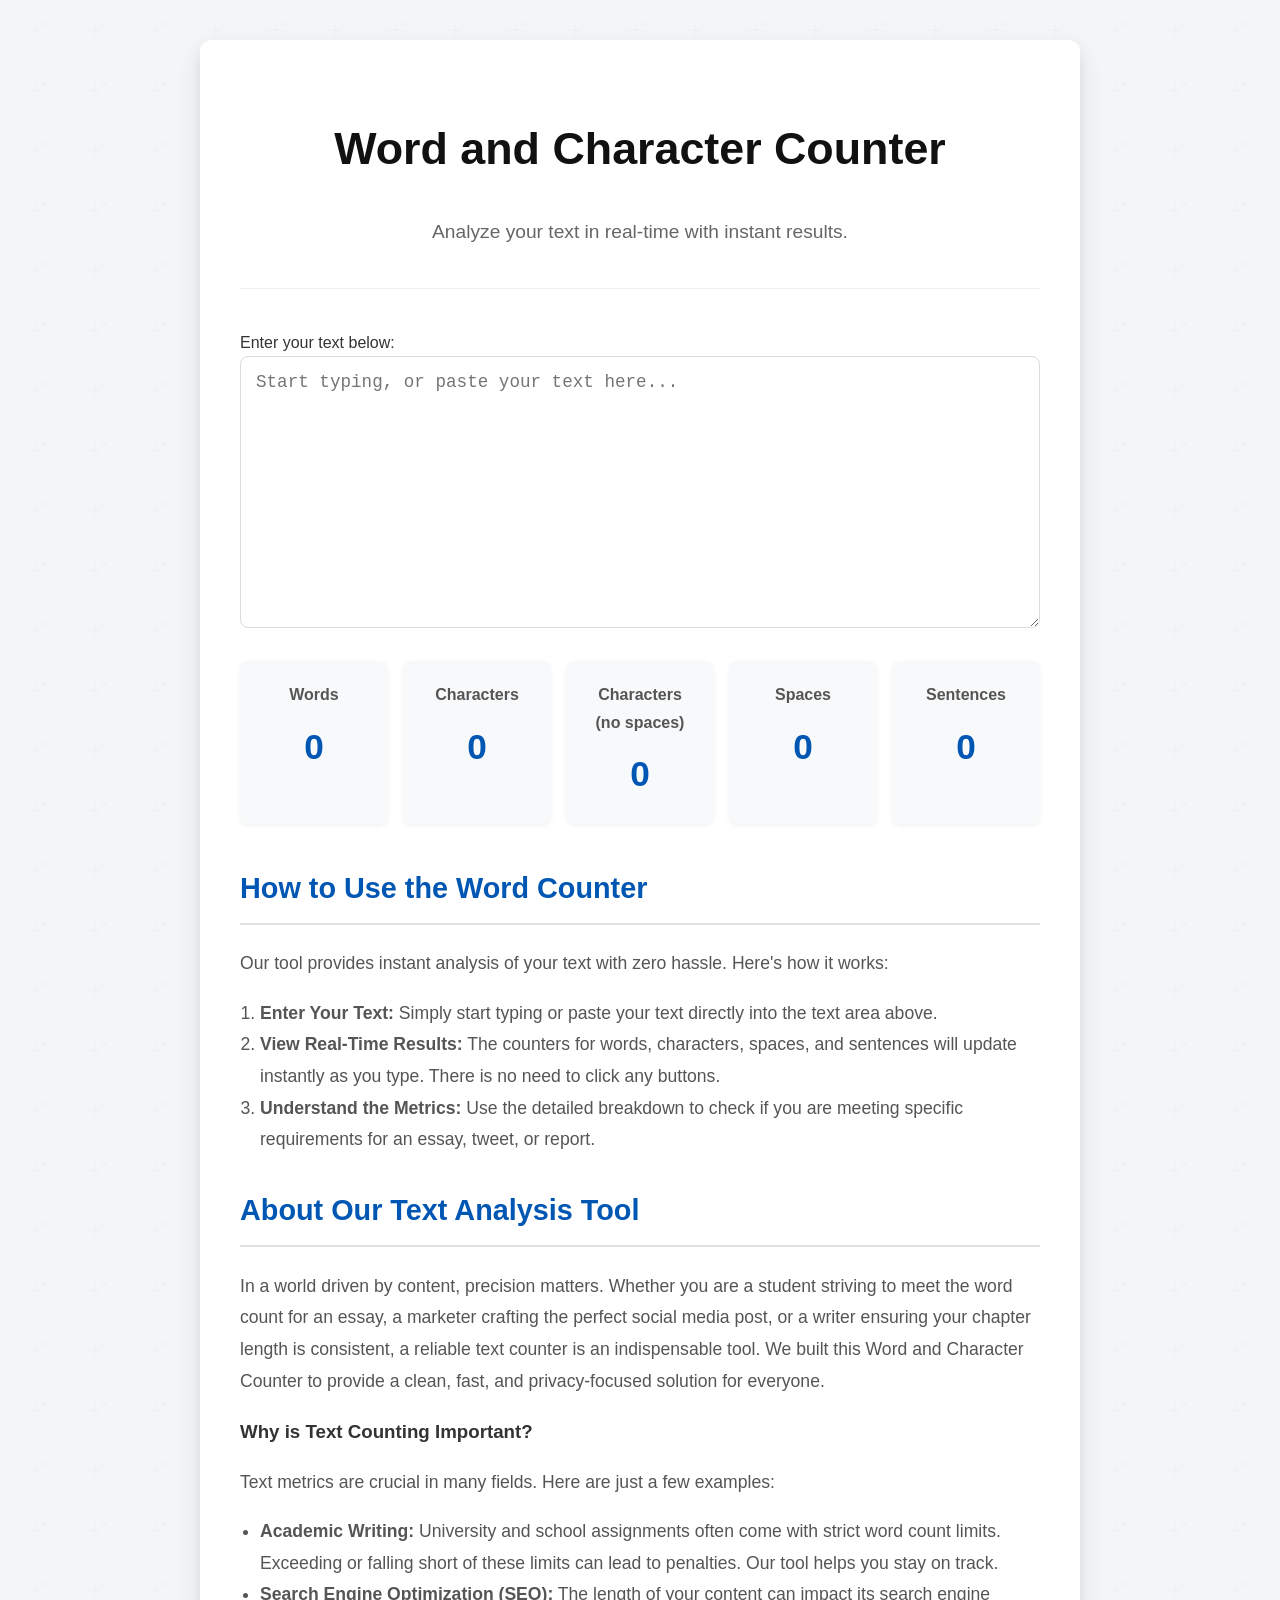
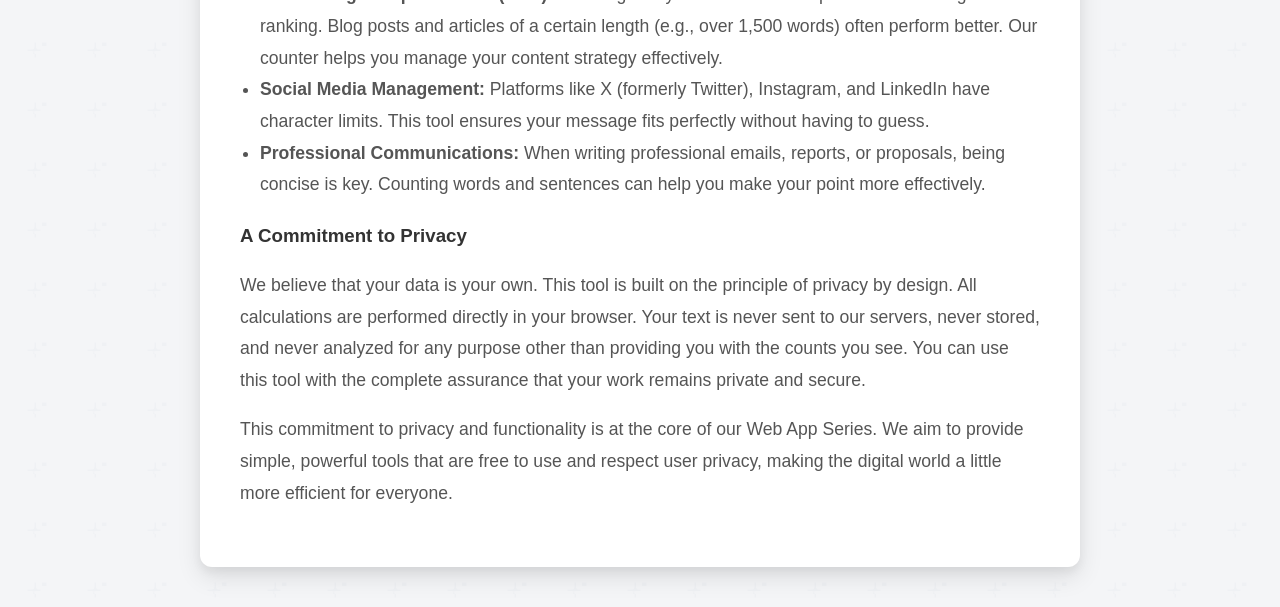
<file: series6/index.html>
<!DOCTYPE html>
<html lang="en">
<head>
    <meta charset="UTF-8">
    <meta name="viewport" content="width=device-width, initial-scale=1.0">
    <title>Word and Character Counter - Web App Series</title>
    <meta name="description" content="A free online tool to count words, characters, sentences, and spaces in your text. Perfect for writers, students, and professionals who need accurate text analysis.">
    <link rel="stylesheet" href="style.css">
</head>
<body>
    <div class="app-container">
        <header class="app-header">
            <h1>Word and Character Counter</h1>
            <p>Analyze your text in real-time with instant results.</p>
        </header>

        <main>
            <div class="counter-tool">
                <div class="input-section">
                    <label for="inputText">Enter your text below:</label>
                    <textarea id="inputText" rows="12" placeholder="Start typing, or paste your text here..."></textarea>
                </div>

                <div class="results-grid">
                    <div class="result-box">
                        <span class="result-label">Words</span>
                        <span id="wordCount" class="result-value">0</span>
                    </div>
                    <div class="result-box">
                        <span class="result-label">Characters</span>
                        <span id="charCount" class="result-value">0</span>
                    </div>
                    <div class="result-box">
                        <span class="result-label">Characters (no spaces)</span>
                        <span id="charCountNoSpaces" class="result-value">0</span>
                    </div>
                    <div class="result-box">
                        <span class="result-label">Spaces</span>
                        <span id="spaceCount" class="result-value">0</span>
                    </div>
                    <div class="result-box">
                        <span class="result-label">Sentences</span>
                        <span id="sentenceCount" class="result-value">0</span>
                    </div>
                </div>
            </div>

            <section class="content-guide">
                <h2>How to Use the Word Counter</h2>
                <p>Our tool provides instant analysis of your text with zero hassle. Here's how it works:</p>
                <ol>
                    <li><strong>Enter Your Text:</strong> Simply start typing or paste your text directly into the text area above.</li>
                    <li><strong>View Real-Time Results:</strong> The counters for words, characters, spaces, and sentences will update instantly as you type. There is no need to click any buttons.</li>
                    <li><strong>Understand the Metrics:</strong> Use the detailed breakdown to check if you are meeting specific requirements for an essay, tweet, or report.</li>
                </ol>

                <h2>About Our Text Analysis Tool</h2>
                <p>In a world driven by content, precision matters. Whether you are a student striving to meet the word count for an essay, a marketer crafting the perfect social media post, or a writer ensuring your chapter length is consistent, a reliable text counter is an indispensable tool. We built this Word and Character Counter to provide a clean, fast, and privacy-focused solution for everyone.</p>

                <h3>Why is Text Counting Important?</h3>
                <p>Text metrics are crucial in many fields. Here are just a few examples:</p>
                <ul>
                    <li><strong>Academic Writing:</strong> University and school assignments often come with strict word count limits. Exceeding or falling short of these limits can lead to penalties. Our tool helps you stay on track.</li>
                    <li><strong>Search Engine Optimization (SEO):</strong> The length of your content can impact its search engine ranking. Blog posts and articles of a certain length (e.g., over 1,500 words) often perform better. Our counter helps you manage your content strategy effectively.</li>
                    <li><strong>Social Media Management:</strong> Platforms like X (formerly Twitter), Instagram, and LinkedIn have character limits. This tool ensures your message fits perfectly without having to guess.</li>
                    <li><strong>Professional Communications:</strong> When writing professional emails, reports, or proposals, being concise is key. Counting words and sentences can help you make your point more effectively.</li>
                </ul>

                <h3>A Commitment to Privacy</h3>
                <p>We believe that your data is your own. This tool is built on the principle of privacy by design. All calculations are performed directly in your browser. Your text is never sent to our servers, never stored, and never analyzed for any purpose other than providing you with the counts you see. You can use this tool with the complete assurance that your work remains private and secure.</p>
                
                <p>This commitment to privacy and functionality is at the core of our Web App Series. We aim to provide simple, powerful tools that are free to use and respect user privacy, making the digital world a little more efficient for everyone.</p>
            </section>
        </main>
    </div>
    <script src="main.js"></script>
</body>
</html>
</file>
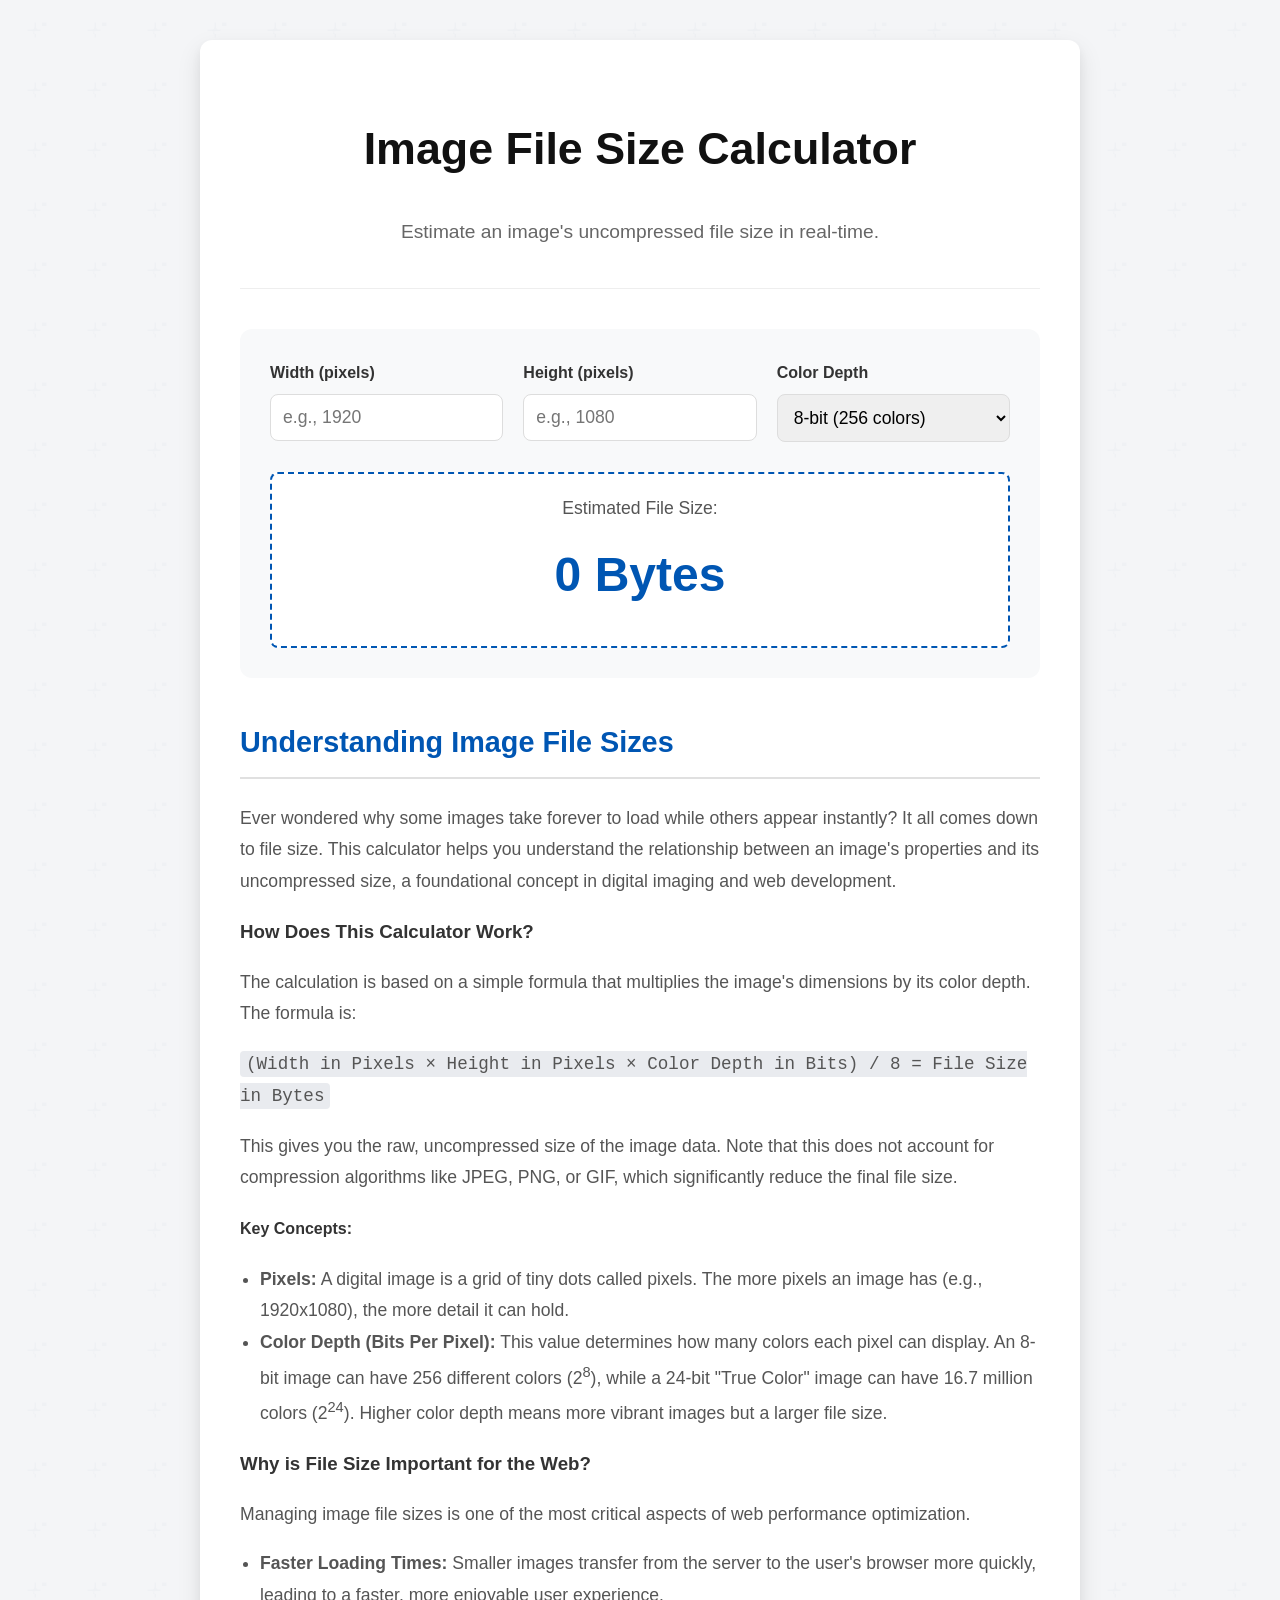
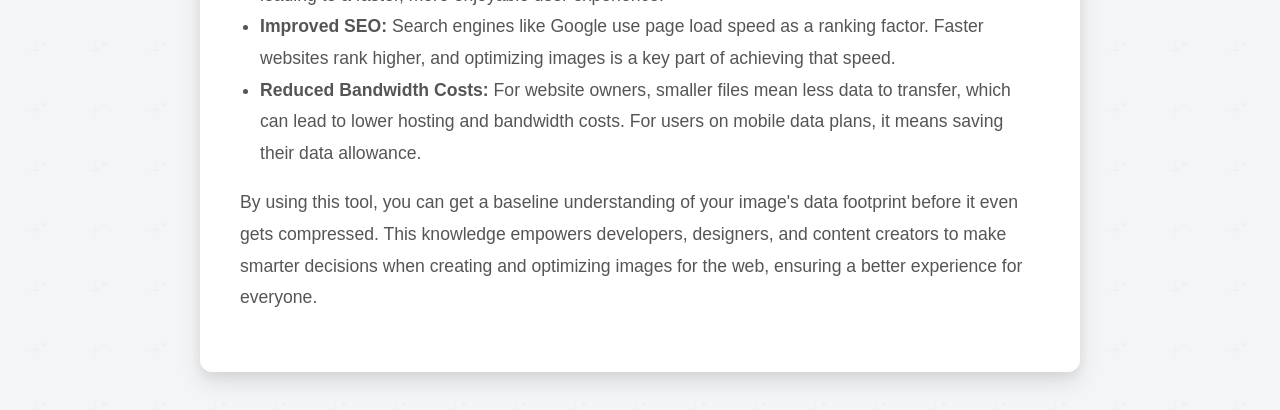
<file: series7/index.html>
<!DOCTYPE html>
<html lang="en">
<head>
    <meta charset="UTF-8">
    <meta name="viewport" content="width=device-width, initial-scale=1.0">
    <title>Image File Size Calculator - Web App Series</title>
    <meta name="description" content="Estimate the uncompressed file size of an image based on its dimensions and color depth. A useful tool for web developers, designers, and content creators.">
    <link rel="stylesheet" href="style.css">
</head>
<body>
    <div class="app-container">
        <header class="app-header">
            <h1>Image File Size Calculator</h1>
            <p>Estimate an image's uncompressed file size in real-time.</p>
        </header>

        <main>
            <div class="calculator-tool">
                <div class="input-grid">
                    <div class="input-group">
                        <label for="imgWidth">Width (pixels)</label>
                        <input type="number" id="imgWidth" placeholder="e.g., 1920" min="1">
                    </div>
                    <div class="input-group">
                        <label for="imgHeight">Height (pixels)</label>
                        <input type="number" id="imgHeight" placeholder="e.g., 1080" min="1">
                    </div>
                    <div class="input-group">
                        <label for="colorDepth">Color Depth</label>
                        <select id="colorDepth">
                            <option value="1">1-bit (2 colors)</option>
                            <option value="4">4-bit (16 colors)</option>
                            <option value="8" selected>8-bit (256 colors)</option>
                            <option value="16">16-bit (High Color)</option>
                            <option value="24">24-bit (True Color)</option>
                            <option value="32">32-bit (True Color + Alpha)</option>
                        </select>
                    </div>
                </div>

                <div class="results-display">
                    <p>Estimated File Size:</p>
                    <h2 id="fileSize">0 Bytes</h2>
                    <div id="detailedSizes"></div>
                </div>
            </div>

            <section class="content-guide">
                <h2>Understanding Image File Sizes</h2>
                <p>Ever wondered why some images take forever to load while others appear instantly? It all comes down to file size. This calculator helps you understand the relationship between an image's properties and its uncompressed size, a foundational concept in digital imaging and web development.</p>

                <h3>How Does This Calculator Work?</h3>
                <p>The calculation is based on a simple formula that multiplies the image's dimensions by its color depth. The formula is:</p>
                <p><code>(Width in Pixels &times; Height in Pixels &times; Color Depth in Bits) / 8 = File Size in Bytes</code></p>
                <p>This gives you the raw, uncompressed size of the image data. Note that this does not account for compression algorithms like JPEG, PNG, or GIF, which significantly reduce the final file size.</p>
                
                <h4>Key Concepts:</h4>
                <ul>
                    <li><strong>Pixels:</strong> A digital image is a grid of tiny dots called pixels. The more pixels an image has (e.g., 1920x1080), the more detail it can hold.</li>
                    <li><strong>Color Depth (Bits Per Pixel):</strong> This value determines how many colors each pixel can display. An 8-bit image can have 256 different colors (2<sup>8</sup>), while a 24-bit "True Color" image can have 16.7 million colors (2<sup>24</sup>). Higher color depth means more vibrant images but a larger file size.</li>
                </ul>

                <h3>Why is File Size Important for the Web?</h3>
                <p>Managing image file sizes is one of the most critical aspects of web performance optimization.</p>
                <ul>
                    <li><strong>Faster Loading Times:</strong> Smaller images transfer from the server to the user's browser more quickly, leading to a faster, more enjoyable user experience.</li>
                    <li><strong>Improved SEO:</strong> Search engines like Google use page load speed as a ranking factor. Faster websites rank higher, and optimizing images is a key part of achieving that speed.</li>
                    <li><strong>Reduced Bandwidth Costs:</strong> For website owners, smaller files mean less data to transfer, which can lead to lower hosting and bandwidth costs. For users on mobile data plans, it means saving their data allowance.</li>
                </ul>
                <p>By using this tool, you can get a baseline understanding of your image's data footprint before it even gets compressed. This knowledge empowers developers, designers, and content creators to make smarter decisions when creating and optimizing images for the web, ensuring a better experience for everyone.</p>
            </section>
        </main>
    </div>
    <script src="main.js"></script>
</body>
</html>
</file>
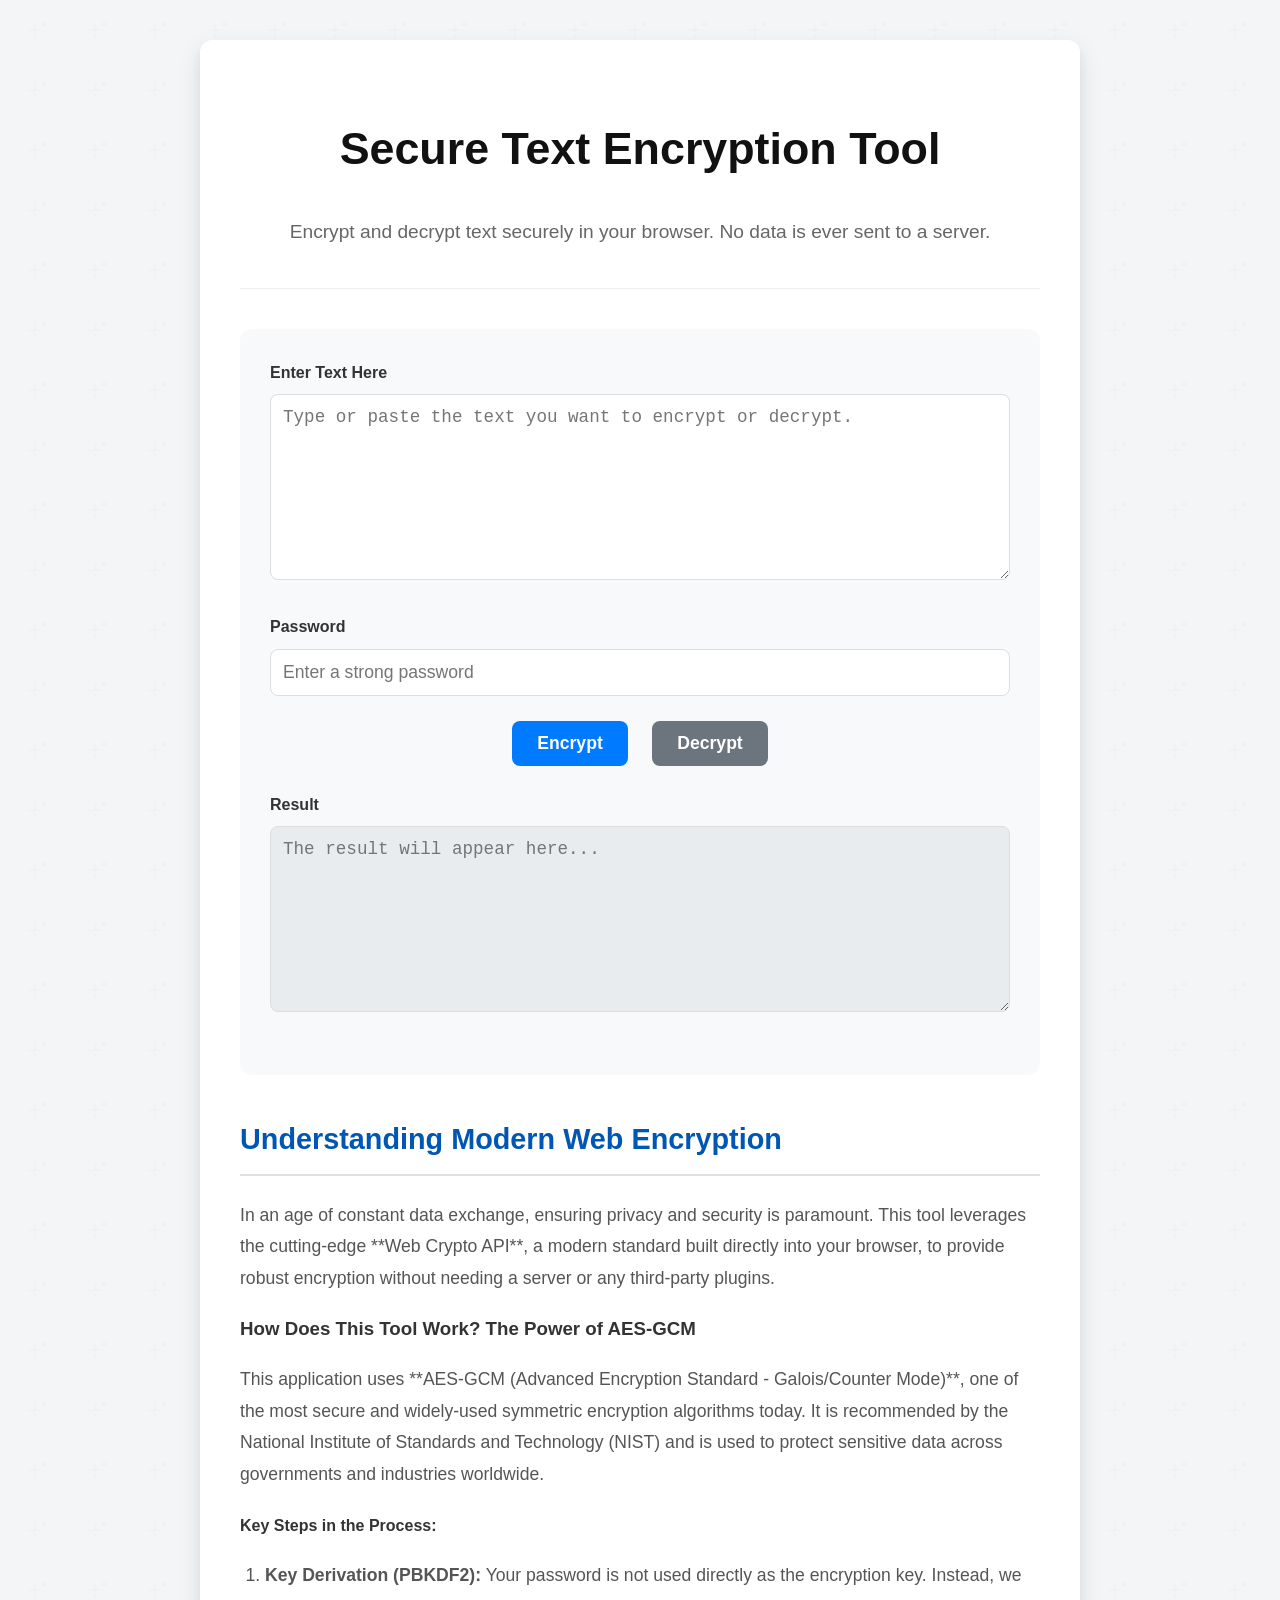
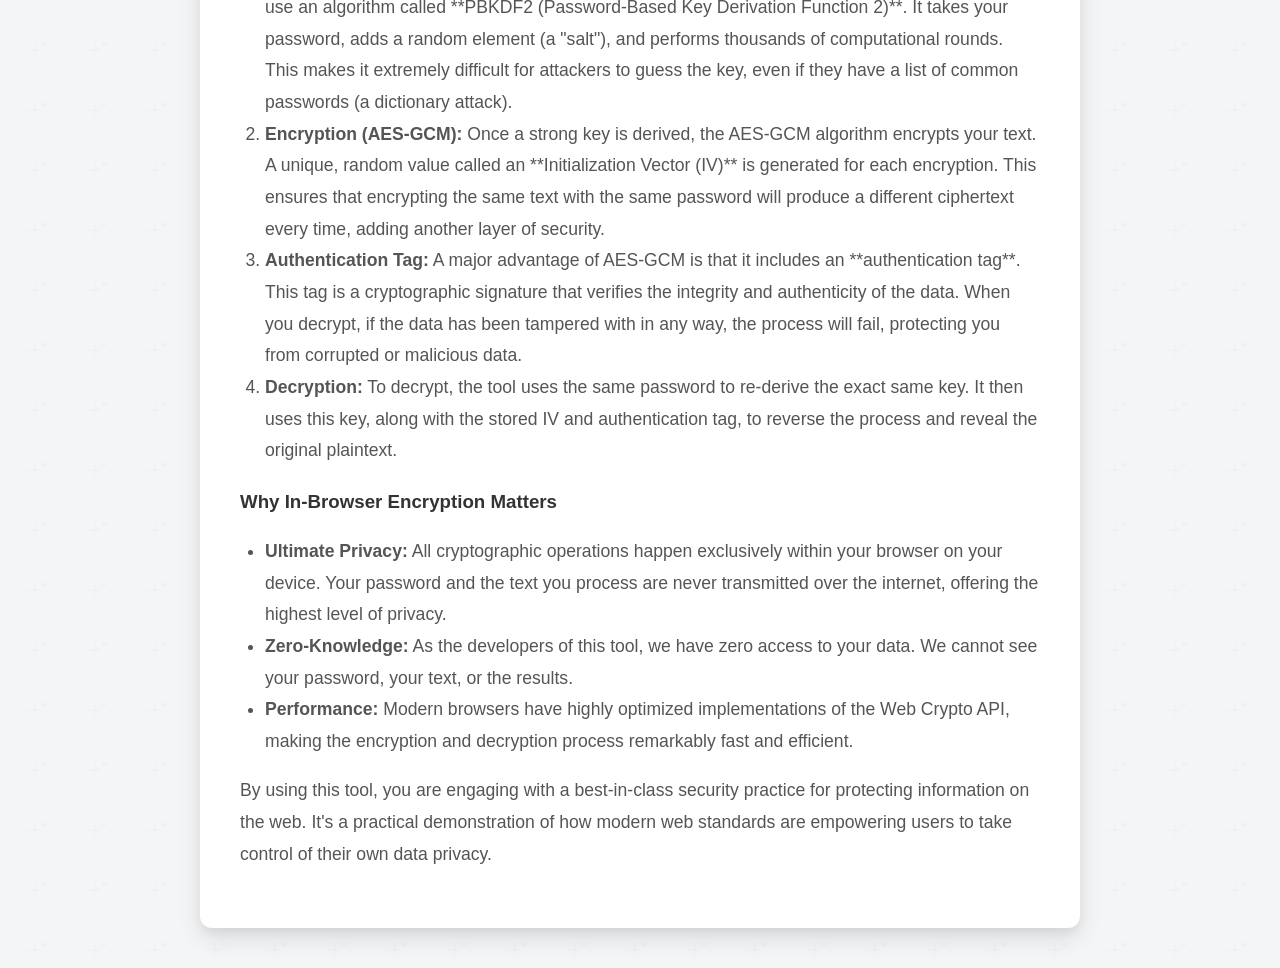
<file: series8/index.html>
<!DOCTYPE html>
<html lang="en">
<head>
    <meta charset="UTF-8">
    <meta name="viewport" content="width=device-width, initial-scale=1.0">
    <title>Secure Encryption & Decryption Tool - Web App Series</title>
    <meta name="description" content="A secure tool to encrypt and decrypt text using the modern Web Crypto API with AES-GCM. Your data is processed securely in your browser and is never sent to a server.">
    <link rel="stylesheet" href="style.css">
</head>
<body>
    <div class="app-container">
        <header class="app-header">
            <h1>Secure Text Encryption Tool</h1>
            <p>Encrypt and decrypt text securely in your browser. No data is ever sent to a server.</p>
        </header>

        <main>
            <div class="crypto-tool">
                <div class="io-grid">
                    <div class="input-group">
                        <label for="inputText">Enter Text Here</label>
                        <textarea id="inputText" rows="8" placeholder="Type or paste the text you want to encrypt or decrypt."></textarea>
                    </div>
                    <div class="input-group">
                        <label for="password">Password</label>
                        <input type="password" id="password" placeholder="Enter a strong password">
                    </div>
                </div>

                <div class="controls">
                    <button id="encryptBtn" class="btn btn-primary">Encrypt</button>
                    <button id="decryptBtn" class="btn btn-secondary">Decrypt</button>
                </div>

                <div class="output-group">
                    <label for="outputText">Result</label>
                    <textarea id="outputText" rows="8" readonly placeholder="The result will appear here..."></textarea>
                    <div id="status" class="status-message"></div>
                </div>
            </div>

            <section class="content-guide">
                <h2>Understanding Modern Web Encryption</h2>
                <p>In an age of constant data exchange, ensuring privacy and security is paramount. This tool leverages the cutting-edge **Web Crypto API**, a modern standard built directly into your browser, to provide robust encryption without needing a server or any third-party plugins.</p>

                <h3>How Does This Tool Work? The Power of AES-GCM</h3>
                <p>This application uses **AES-GCM (Advanced Encryption Standard - Galois/Counter Mode)**, one of the most secure and widely-used symmetric encryption algorithms today. It is recommended by the National Institute of Standards and Technology (NIST) and is used to protect sensitive data across governments and industries worldwide.</p>

                <h4>Key Steps in the Process:</h4>
                <ol>
                    <li><strong>Key Derivation (PBKDF2):</strong> Your password is not used directly as the encryption key. Instead, we use an algorithm called **PBKDF2 (Password-Based Key Derivation Function 2)**. It takes your password, adds a random element (a "salt"), and performs thousands of computational rounds. This makes it extremely difficult for attackers to guess the key, even if they have a list of common passwords (a dictionary attack).</li>
                    <li><strong>Encryption (AES-GCM):</strong> Once a strong key is derived, the AES-GCM algorithm encrypts your text. A unique, random value called an **Initialization Vector (IV)** is generated for each encryption. This ensures that encrypting the same text with the same password will produce a different ciphertext every time, adding another layer of security.</li>
                    <li><strong>Authentication Tag:</strong> A major advantage of AES-GCM is that it includes an **authentication tag**. This tag is a cryptographic signature that verifies the integrity and authenticity of the data. When you decrypt, if the data has been tampered with in any way, the process will fail, protecting you from corrupted or malicious data.</li>
                    <li><strong>Decryption:</strong> To decrypt, the tool uses the same password to re-derive the exact same key. It then uses this key, along with the stored IV and authentication tag, to reverse the process and reveal the original plaintext.</li>
                </ol>

                <h3>Why In-Browser Encryption Matters</h3>
                <ul>
                    <li><strong>Ultimate Privacy:</strong> All cryptographic operations happen exclusively within your browser on your device. Your password and the text you process are never transmitted over the internet, offering the highest level of privacy.</li>
                    <li><strong>Zero-Knowledge:</strong> As the developers of this tool, we have zero access to your data. We cannot see your password, your text, or the results.</li>
                    <li><strong>Performance:</strong> Modern browsers have highly optimized implementations of the Web Crypto API, making the encryption and decryption process remarkably fast and efficient.</li>
                </ul>
                <p>By using this tool, you are engaging with a best-in-class security practice for protecting information on the web. It's a practical demonstration of how modern web standards are empowering users to take control of their own data privacy.</p>
            </section>
        </main>
    </div>
    <script src="main.js"></script>
</body>
</html>
</file>
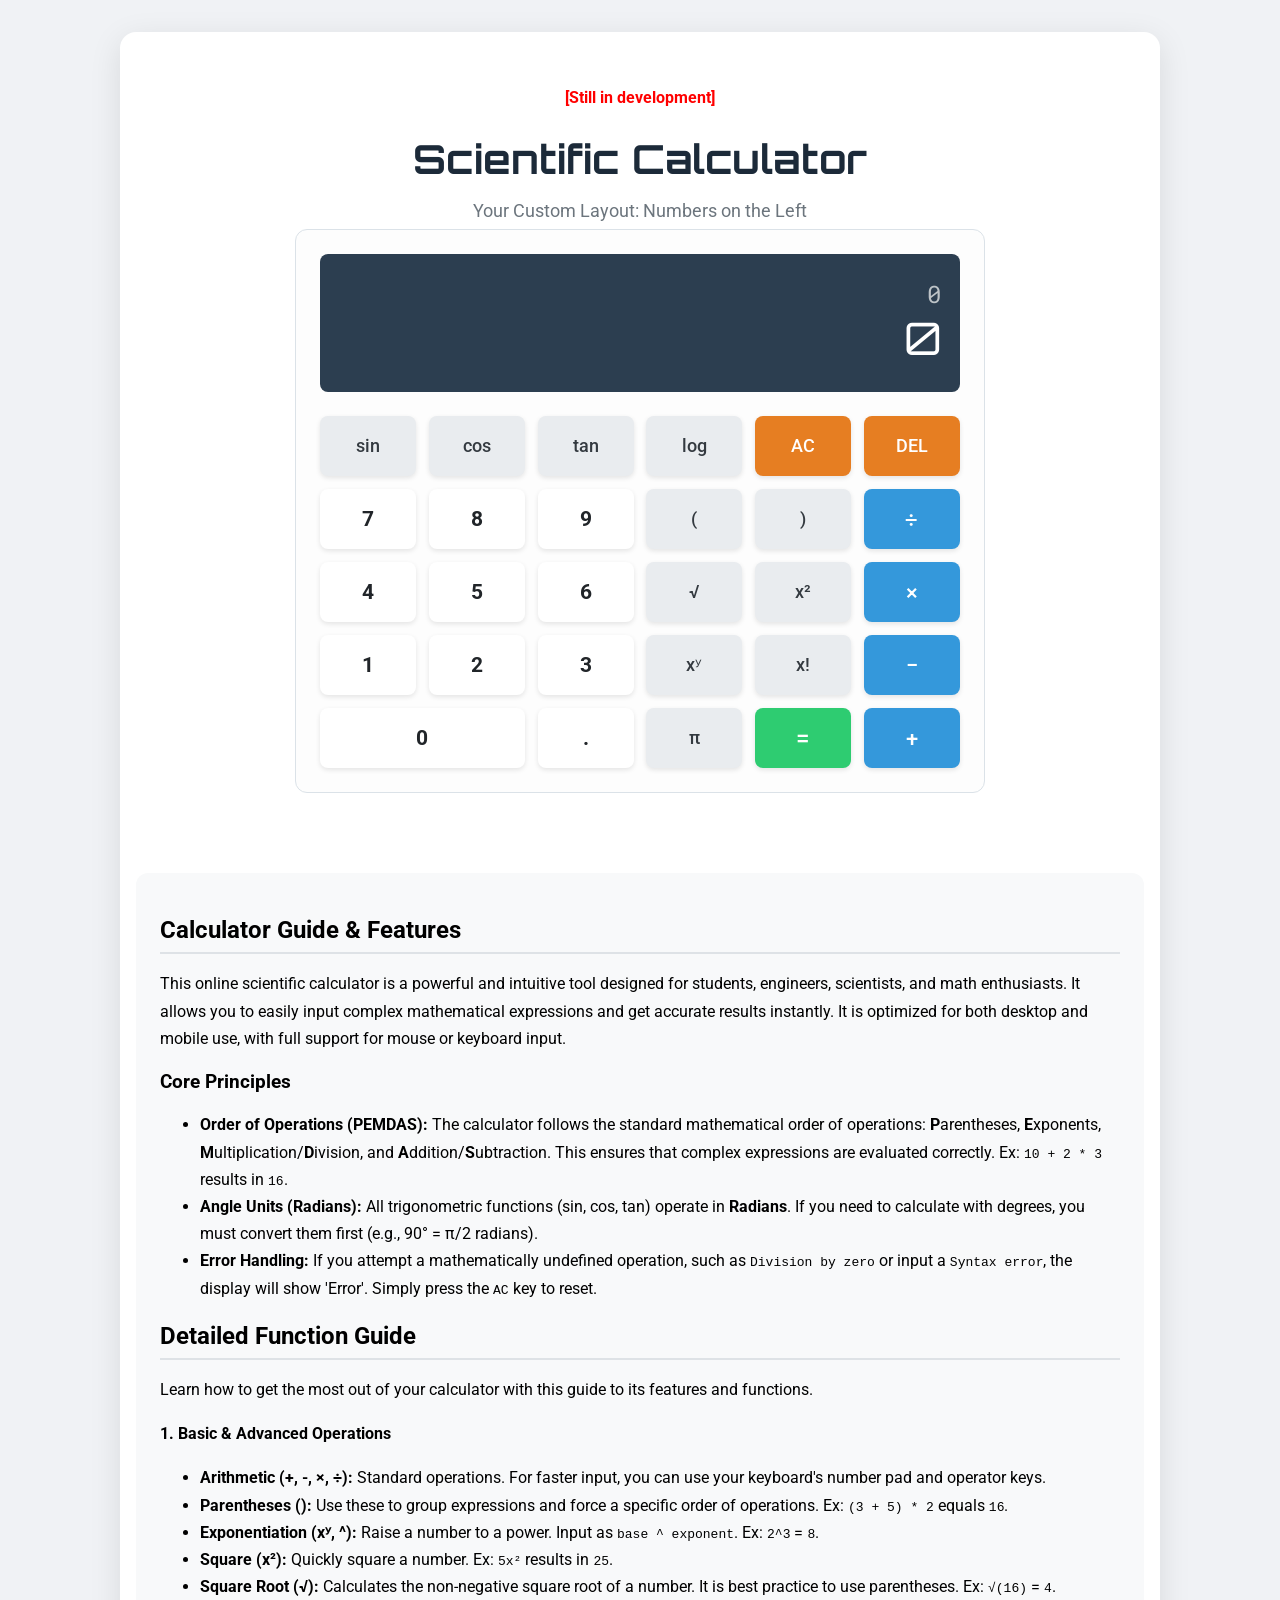
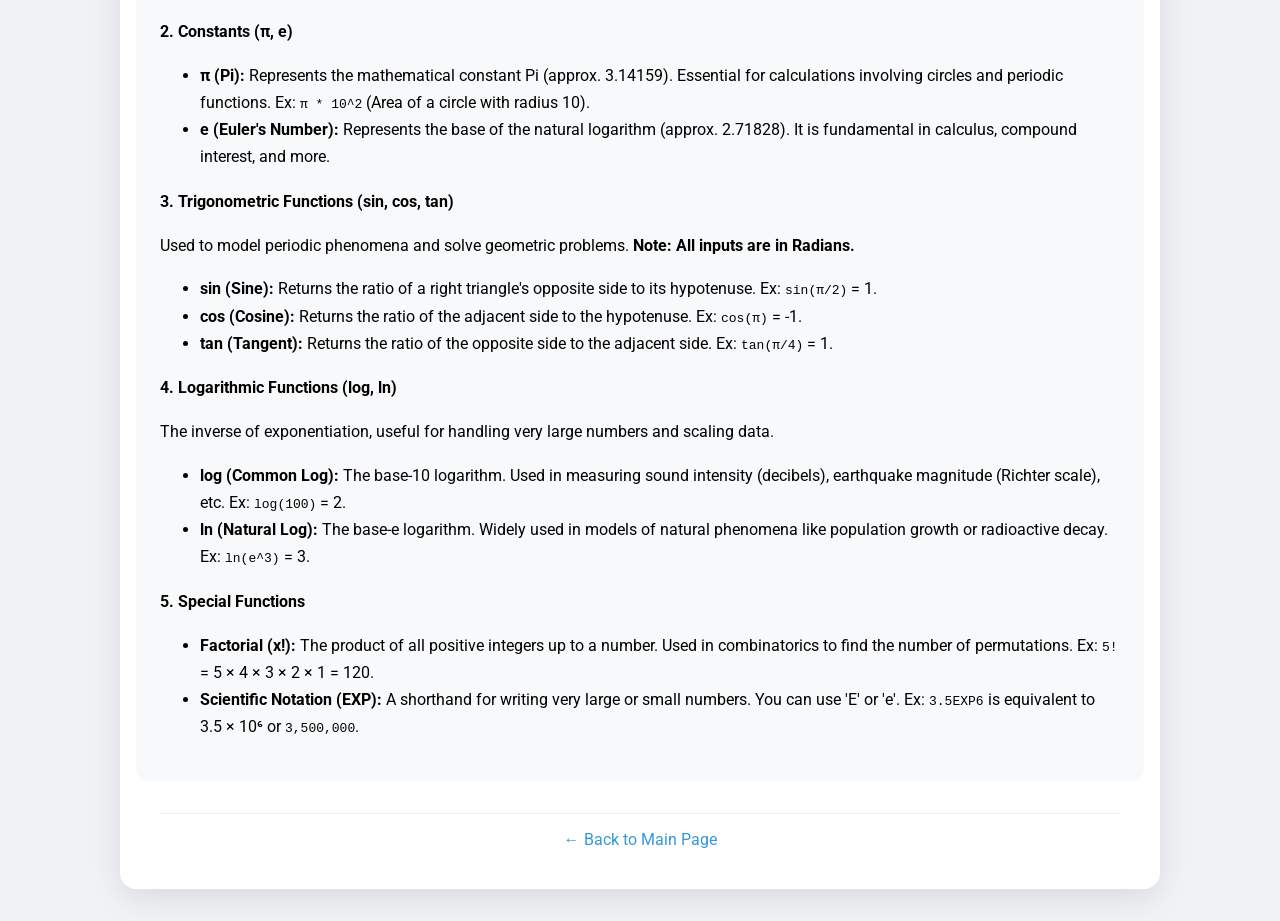
<file: series9/index.html>
<!DOCTYPE html>
<html lang="en">
<head>
    <meta charset="UTF-8">
    <meta name="viewport" content="width=device-width, initial-scale=1.0">
    <title>Advanced Scientific Calculator | User-Defined Layout</title>
    <meta name="description" content="A scientific calculator featuring a unique, user-defined layout with numbers positioned on the left side as requested.">
    <meta name="keywords" content="scientific calculator, online calculator, free calculator, custom layout, left-handed calculator, math, engineering">
    <link rel="stylesheet" href="style.css">
    <link href="https://fonts.googleapis.com/css2?family=Roboto:wght@400;500;700&family=Orbitron:wght@500&family=Roboto+Mono&display=swap" rel="stylesheet">
</head>
<body>
    <div class="app-container">
        <p style="text-align: center; color: #ff0000; font-weight: bold;">[Still in development]</p>
        <header class="app-header">
            <h1>Scientific Calculator</h1>
            <p class="subtitle">Your Custom Layout: Numbers on the Left</p>
        </header>

        <div class="calculator-body">
            <div class="calculator">
                <div class="display">
                    <div id="expression-display" class="expression-display" contenteditable="true" spellcheck="false">0</div>
                    <div id="result-display" class="result-display" aria-live="polite">0</div>
                </div>
                
                <!-- FINAL LAYOUT: NUMBERS ON THE FAR LEFT AND BOTTOM -->
                <div class="buttons">
                    <!-- Row 1: Top row functions -->
                    <button class="btn func" data-key="sin">sin</button>
                    <button class="btn func" data-key="cos">cos</button>
                    <button class="btn func" data-key="tan">tan</button>
                    <button class="btn func" data-key="log">log</button>
                    <button class="btn control" data-key="AC">AC</button>
                    <button class="btn control" data-key="DEL">DEL</button>

                    <!-- Row 2: Numbers start on the left -->
                    <button class="btn number" data-key="7">7</button>
                    <button class="btn number" data-key="8">8</button>
                    <button class="btn number" data-key="9">9</button>
                    <button class="btn func" data-key="(">(</button>
                    <button class="btn func" data-key=")">)</button>
                    <button class="btn operator" data-key="/">÷</button>
                    
                    <!-- Row 3 -->
                    <button class="btn number" data-key="4">4</button>
                    <button class="btn number" data-key="5">5</button>
                    <button class="btn number" data-key="6">6</button>
                    <button class="btn func" data-key="sqrt">√</button>
                    <button class="btn func" data-key="sqr">x²</button>
                    <button class="btn operator" data-key="*">×</button>

                    <!-- Row 4 -->
                    <button class="btn number" data-key="1">1</button>
                    <button class="btn number" data-key="2">2</button>
                    <button class="btn number" data-key="3">3</button>
                    <button class="btn func" data-key="pow">xʸ</button>
                    <button class="btn func" data-key="fact">x!</button>
                    <button class="btn operator" data-key="-">−</button>

                    <!-- Row 5: Zero and decimal on the left bottom -->
                    <button class="btn number zero" data-key="0">0</button> <!-- Spans 2 columns -->
                    <button class="btn dot" data-key=".">.</button>
                    <button class="btn func" data-key="pi">π</button>
                    <button class="btn equals" data-key="=">=</button>
                    <button class="btn operator" data-key="+">+</button>
                </div>
            </div>

            <section class="instructions">
                <h2>Calculator Guide & Features</h2>
                <p>This online scientific calculator is a powerful and intuitive tool designed for students, engineers, scientists, and math enthusiasts. It allows you to easily input complex mathematical expressions and get accurate results instantly. It is optimized for both desktop and mobile use, with full support for mouse or keyboard input.</p>
                
                <h3>Core Principles</h3>
                <ul>
                    <li><strong>Order of Operations (PEMDAS):</strong> The calculator follows the standard mathematical order of operations: <strong>P</strong>arentheses, <strong>E</strong>xponents, <strong>M</strong>ultiplication/<strong>D</strong>ivision, and <strong>A</strong>ddition/<strong>S</strong>ubtraction. This ensures that complex expressions are evaluated correctly. Ex: <code>10 + 2 * 3</code> results in <code>16</code>.</li>
                    <li><strong>Angle Units (Radians):</strong> All trigonometric functions (sin, cos, tan) operate in <strong>Radians</strong>. If you need to calculate with degrees, you must convert them first (e.g., 90° = π/2 radians).</li>
                    <li><strong>Error Handling:</strong> If you attempt a mathematically undefined operation, such as <code>Division by zero</code> or input a <code>Syntax error</code>, the display will show 'Error'. Simply press the <code>AC</code> key to reset.</li>
                </ul>

                <h2>Detailed Function Guide</h2>
                 <p>Learn how to get the most out of your calculator with this guide to its features and functions.</p>
 
                 <article>
                     <h4>1. Basic & Advanced Operations</h4>
                     <ul>
                         <li><strong>Arithmetic (+, -, ×, ÷):</strong> Standard operations. For faster input, you can use your keyboard's number pad and operator keys.</li>
                         <li><strong>Parentheses ():</strong> Use these to group expressions and force a specific order of operations. Ex: <code>(3 + 5) * 2</code> equals <code>16</code>.</li>
                         <li><strong>Exponentiation (xʸ, ^):</strong> Raise a number to a power. Input as <code>base ^ exponent</code>. Ex: <code>2^3</code> = <code>8</code>.</li>
                         <li><strong>Square (x²):</strong> Quickly square a number. Ex: <code>5x²</code> results in <code>25</code>.</li>
                         <li><strong>Square Root (√):</strong> Calculates the non-negative square root of a number. It is best practice to use parentheses. Ex: <code>√(16)</code> = <code>4</code>.</li>
                     </ul>
                 </article>
                 
                 <article>
                     <h4>2. Constants (π, e)</h4>
                     <ul>
                         <li><strong>π (Pi):</strong> Represents the mathematical constant Pi (approx. 3.14159). Essential for calculations involving circles and periodic functions. Ex: <code>π * 10^2</code> (Area of a circle with radius 10).</li>
                         <li><strong>e (Euler's Number):</strong> Represents the base of the natural logarithm (approx. 2.71828). It is fundamental in calculus, compound interest, and more.</li>
                     </ul>
                 </article>
 
                 <article>
                     <h4>3. Trigonometric Functions (sin, cos, tan)</h4>
                     <p>Used to model periodic phenomena and solve geometric problems. <strong>Note: All inputs are in Radians.</strong></p>
                     <ul>
                         <li><strong>sin (Sine):</strong> Returns the ratio of a right triangle's opposite side to its hypotenuse. Ex: <code>sin(π/2)</code> = 1.</li>
                         <li><strong>cos (Cosine):</strong> Returns the ratio of the adjacent side to the hypotenuse. Ex: <code>cos(π)</code> = -1.</li>
                         <li><strong>tan (Tangent):</strong> Returns the ratio of the opposite side to the adjacent side. Ex: <code>tan(π/4)</code> = 1.</li>
                     </ul>
                 </article>
 
                 <article>
                     <h4>4. Logarithmic Functions (log, ln)</h4>
                     <p>The inverse of exponentiation, useful for handling very large numbers and scaling data.</p>
                     <ul>
                         <li><strong>log (Common Log):</strong> The base-10 logarithm. Used in measuring sound intensity (decibels), earthquake magnitude (Richter scale), etc. Ex: <code>log(100)</code> = 2.</li>
                         <li><strong>ln (Natural Log):</strong> The base-e logarithm. Widely used in models of natural phenomena like population growth or radioactive decay. Ex: <code>ln(e^3)</code> = 3.</li>
                     </ul>
                 </article>
 
                 <article>
                     <h4>5. Special Functions</h4>
                     <ul>
                         <li><strong>Factorial (x!):</strong> The product of all positive integers up to a number. Used in combinatorics to find the number of permutations. Ex: <code>5!</code> = 5 × 4 × 3 × 2 × 1 = 120.</li>
                         <li><strong>Scientific Notation (EXP):</strong> A shorthand for writing very large or small numbers. You can use 'E' or 'e'. Ex: <code>3.5EXP6</code> is equivalent to 3.5 × 10⁶ or <code>3,500,000</code>.</li>
                     </ul>
                 </article>
            </section>
        </div>
        
        <footer>
            <a href="/" class="back-link">&larr; Back to Main Page</a>
        </footer>
    </div>
    <script src="main.js"></script>
</body>
</html>
</file>
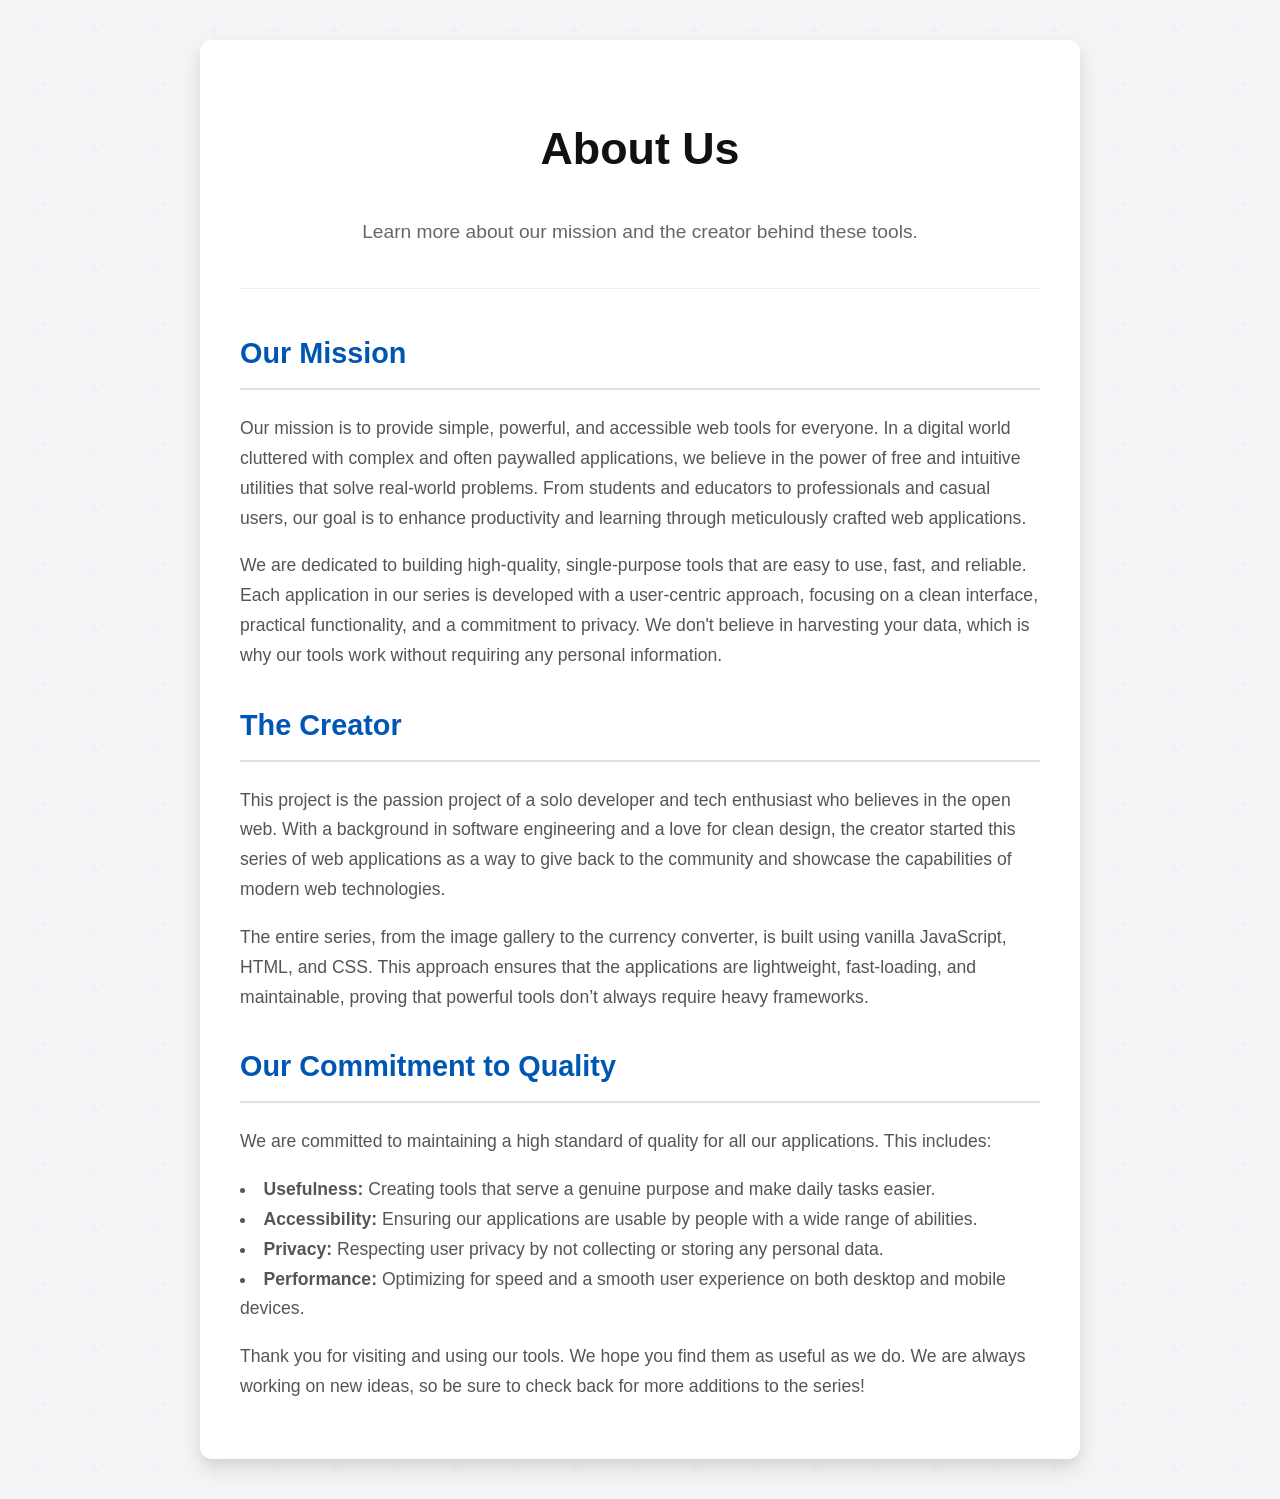
<file: about.html>
<!DOCTYPE html>
<html lang="en">
<head>
    <meta charset="UTF-8">
    <meta name="viewport" content="width=device-width, initial-scale=1.0">
    <title>About Us - Web App Series</title>
    <meta name="description" content="Learn about our mission to create high-quality, free, and accessible web tools, and the creator behind this project series.">
    <link rel="stylesheet" href="style.css">
</head>
<body>
    <div class="app-container">
        <header class="app-header">
            <h1>About Us</h1>
            <p>Learn more about our mission and the creator behind these tools.</p>
        </header>
        <main>
            <section class="content-guide">
                <h2>Our Mission</h2>
                <p>Our mission is to provide simple, powerful, and accessible web tools for everyone. In a digital world cluttered with complex and often paywalled applications, we believe in the power of free and intuitive utilities that solve real-world problems. From students and educators to professionals and casual users, our goal is to enhance productivity and learning through meticulously crafted web applications.</p>
                <p>We are dedicated to building high-quality, single-purpose tools that are easy to use, fast, and reliable. Each application in our series is developed with a user-centric approach, focusing on a clean interface, practical functionality, and a commitment to privacy. We don't believe in harvesting your data, which is why our tools work without requiring any personal information.</p>

                <h2>The Creator</h2>
                <p>This project is the passion project of a solo developer and tech enthusiast who believes in the open web. With a background in software engineering and a love for clean design, the creator started this series of web applications as a way to give back to the community and showcase the capabilities of modern web technologies.</p>
                <p>The entire series, from the image gallery to the currency converter, is built using vanilla JavaScript, HTML, and CSS. This approach ensures that the applications are lightweight, fast-loading, and maintainable, proving that powerful tools don’t always require heavy frameworks.</p>

                <h2>Our Commitment to Quality</h2>
                <p>We are committed to maintaining a high standard of quality for all our applications. This includes:</p>
                <ul>
                    <li><strong>Usefulness:</strong> Creating tools that serve a genuine purpose and make daily tasks easier.</li>
                    <li><strong>Accessibility:</strong> Ensuring our applications are usable by people with a wide range of abilities.</li>
                    <li><strong>Privacy:</strong> Respecting user privacy by not collecting or storing any personal data.</li>
                    <li><strong>Performance:</strong> Optimizing for speed and a smooth user experience on both desktop and mobile devices.</li>
                </ul>
                <p>Thank you for visiting and using our tools. We hope you find them as useful as we do. We are always working on new ideas, so be sure to check back for more additions to the series!</p>
            </section>
        </main>
    </div>
</body>
</html>
</file>
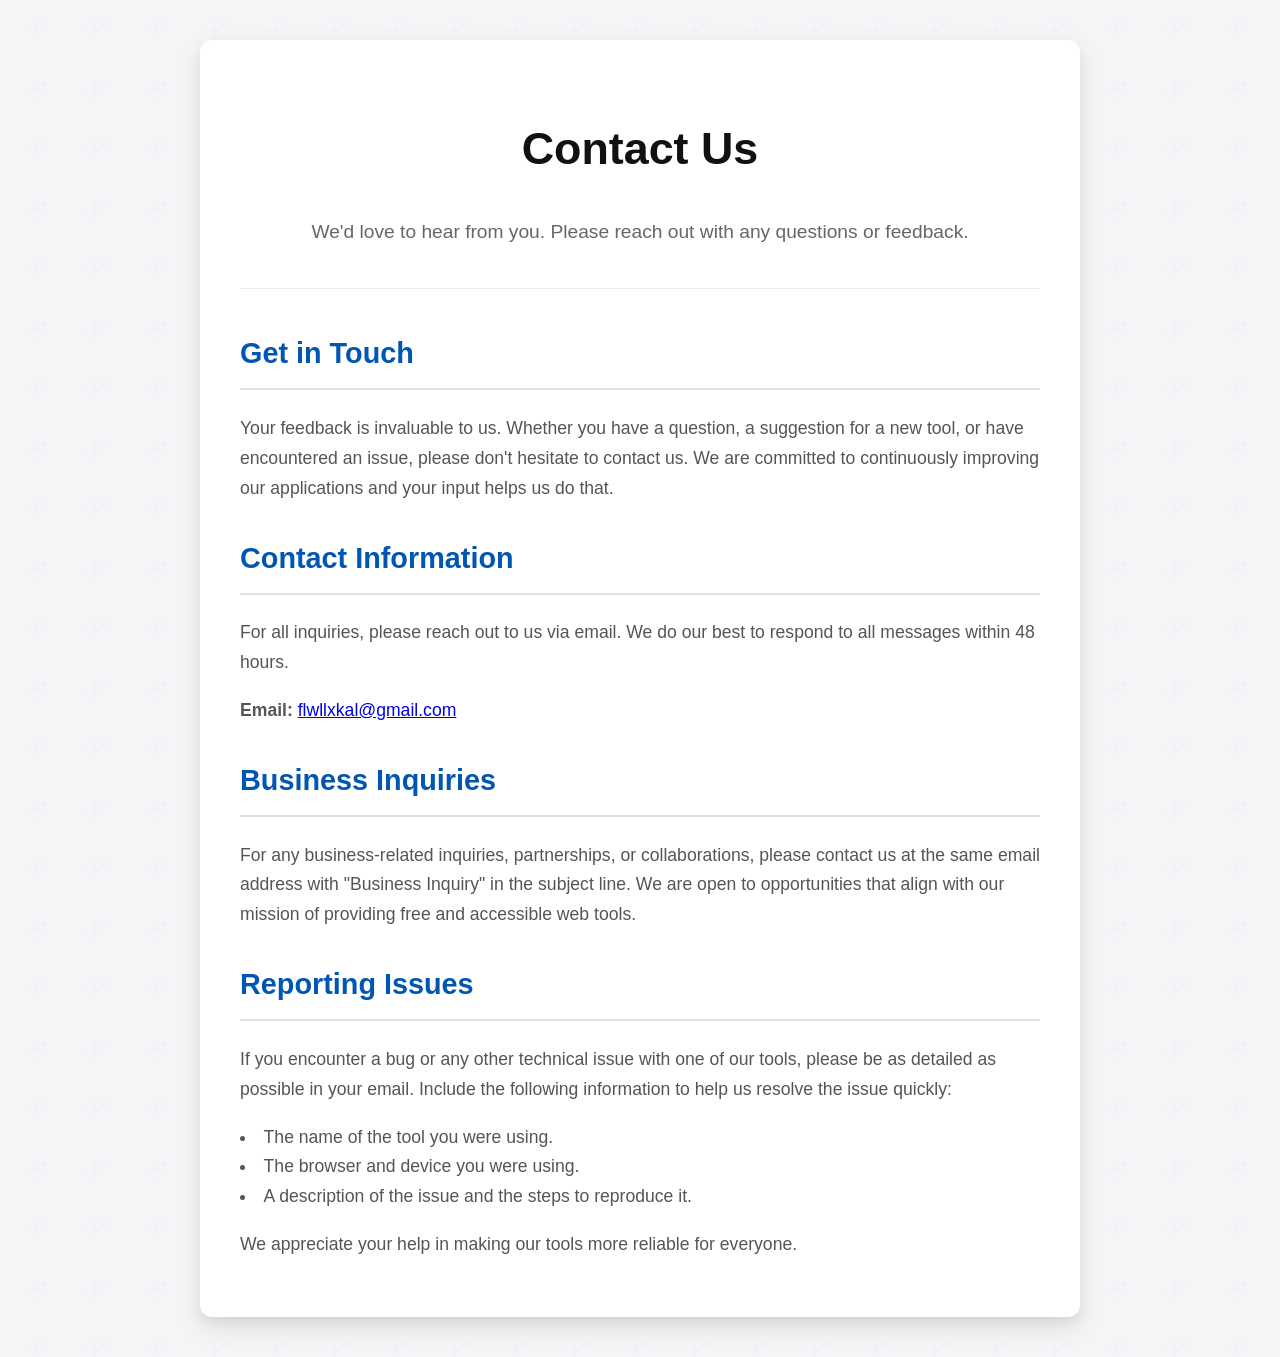
<file: contact.html>
<!DOCTYPE html>
<html lang="en">
<head>
    <meta charset="UTF-8">
    <meta name="viewport" content="width=device-width, initial-scale=1.0">
    <title>Contact Us - Web App Series</title>
    <meta name="description" content="Contact us for feedback, business inquiries, or to report issues. We value your input and are always happy to help.">
    <link rel="stylesheet" href="../style.css">
</head>
<body>
    <div class="app-container">
        <header class="app-header">
            <h1>Contact Us</h1>
            <p>We'd love to hear from you. Please reach out with any questions or feedback.</p>
        </header>
        <main>
            <section class="content-guide">
                <h2>Get in Touch</h2>
                <p>Your feedback is invaluable to us. Whether you have a question, a suggestion for a new tool, or have encountered an issue, please don't hesitate to contact us. We are committed to continuously improving our applications and your input helps us do that.</p>

                <h2>Contact Information</h2>
                <p>For all inquiries, please reach out to us via email. We do our best to respond to all messages within 48 hours.</p>
                <p><strong>Email:</strong> <a href="mailto:flwllxkal@gmail.com">flwllxkal@gmail.com</a></p>

                <h2>Business Inquiries</h2>
                <p>For any business-related inquiries, partnerships, or collaborations, please contact us at the same email address with "Business Inquiry" in the subject line. We are open to opportunities that align with our mission of providing free and accessible web tools.</p>

                <h2>Reporting Issues</h2>
                <p>If you encounter a bug or any other technical issue with one of our tools, please be as detailed as possible in your email. Include the following information to help us resolve the issue quickly:</p>
                <ul>
                    <li>The name of the tool you were using.</li>
                    <li>The browser and device you were using.</li>
                    <li>A description of the issue and the steps to reproduce it.</li>
                </ul>
                <p>We appreciate your help in making our tools more reliable for everyone.</p>
            </section>
        </main>
    </div>
</body>
</html>
</file>
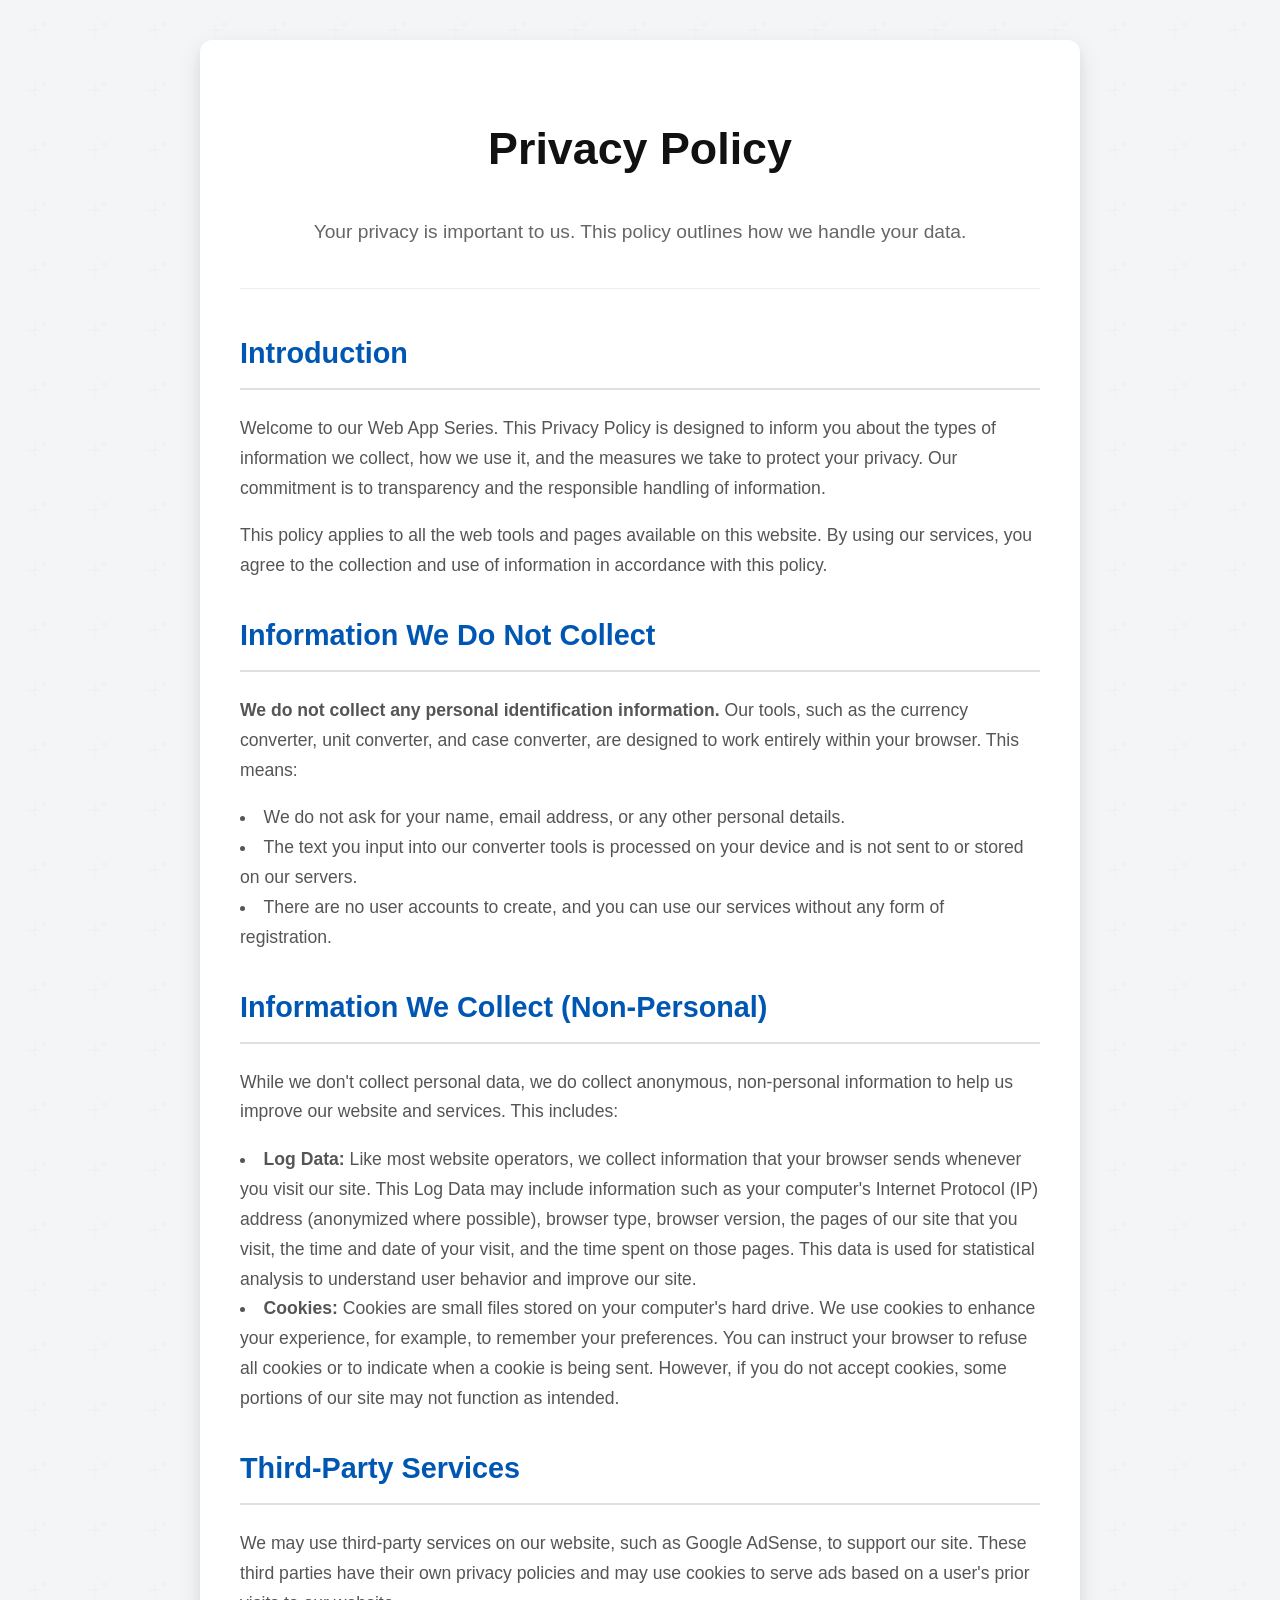
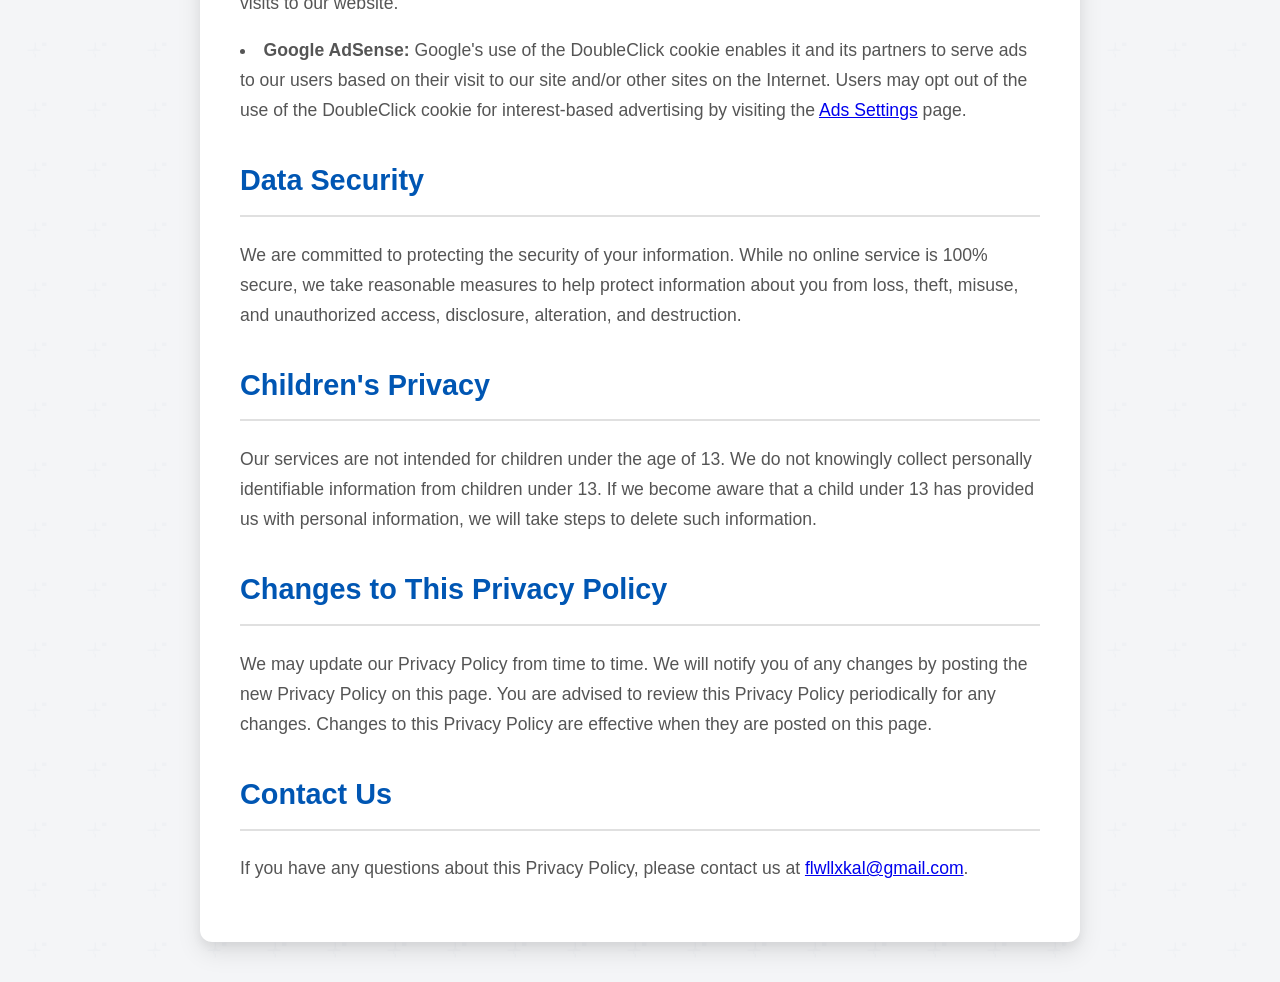
<file: privacy-policy.html>
<!DOCTYPE html>
<html lang="en">
<head>
    <meta charset="UTF-8">
    <meta name="viewport" content="width=device-width, initial-scale=1.0">
    <title>Privacy Policy - Web App Series</title>
    <meta name="description" content="Read our privacy policy to understand how we handle your data. We are committed to protecting your privacy and do not collect personal identification information.">
    <link rel="stylesheet" href="../style.css">
</head>
<body>
    <div class="app-container">
        <header class="app-header">
            <h1>Privacy Policy</h1>
            <p>Your privacy is important to us. This policy outlines how we handle your data.</p>
        </header>
        <main>
            <section class="content-guide">
                <h2>Introduction</h2>
                <p>Welcome to our Web App Series. This Privacy Policy is designed to inform you about the types of information we collect, how we use it, and the measures we take to protect your privacy. Our commitment is to transparency and the responsible handling of information.</p>
                <p>This policy applies to all the web tools and pages available on this website. By using our services, you agree to the collection and use of information in accordance with this policy.</p>

                <h2>Information We Do Not Collect</h2>
                <p><strong>We do not collect any personal identification information.</strong> Our tools, such as the currency converter, unit converter, and case converter, are designed to work entirely within your browser. This means:</p>
                <ul>
                    <li>We do not ask for your name, email address, or any other personal details.</li>
                    <li>The text you input into our converter tools is processed on your device and is not sent to or stored on our servers.</li>
                    <li>There are no user accounts to create, and you can use our services without any form of registration.</li>
                </ul>

                <h2>Information We Collect (Non-Personal)</h2>
                <p>While we don't collect personal data, we do collect anonymous, non-personal information to help us improve our website and services. This includes:</p>
                <ul>
                    <li><strong>Log Data:</strong> Like most website operators, we collect information that your browser sends whenever you visit our site. This Log Data may include information such as your computer's Internet Protocol (IP) address (anonymized where possible), browser type, browser version, the pages of our site that you visit, the time and date of your visit, and the time spent on those pages. This data is used for statistical analysis to understand user behavior and improve our site.</li>
                    <li><strong>Cookies:</strong> Cookies are small files stored on your computer's hard drive. We use cookies to enhance your experience, for example, to remember your preferences. You can instruct your browser to refuse all cookies or to indicate when a cookie is being sent. However, if you do not accept cookies, some portions of our site may not function as intended.</li>
                </ul>

                <h2>Third-Party Services</h2>
                <p>We may use third-party services on our website, such as Google AdSense, to support our site. These third parties have their own privacy policies and may use cookies to serve ads based on a user's prior visits to our website.</p>
                <ul>
                    <li><strong>Google AdSense:</strong> Google's use of the DoubleClick cookie enables it and its partners to serve ads to our users based on their visit to our site and/or other sites on the Internet. Users may opt out of the use of the DoubleClick cookie for interest-based advertising by visiting the <a href="https://www.google.com/ads/preferences/">Ads Settings</a> page.</li>
                </ul>

                <h2>Data Security</h2>
                <p>We are committed to protecting the security of your information. While no online service is 100% secure, we take reasonable measures to help protect information about you from loss, theft, misuse, and unauthorized access, disclosure, alteration, and destruction.</p>

                <h2>Children's Privacy</h2>
                <p>Our services are not intended for children under the age of 13. We do not knowingly collect personally identifiable information from children under 13. If we become aware that a child under 13 has provided us with personal information, we will take steps to delete such information.</p>

                <h2>Changes to This Privacy Policy</h2>
                <p>We may update our Privacy Policy from time to time. We will notify you of any changes by posting the new Privacy Policy on this page. You are advised to review this Privacy Policy periodically for any changes. Changes to this Privacy Policy are effective when they are posted on this page.</p>

                <h2>Contact Us</h2>
                <p>If you have any questions about this Privacy Policy, please contact us at <a href="mailto:flwllxkal@gmail.com">flwllxkal@gmail.com</a>.</p>
            </section>
        </main>
    </div>
</body>
</html>
</file>
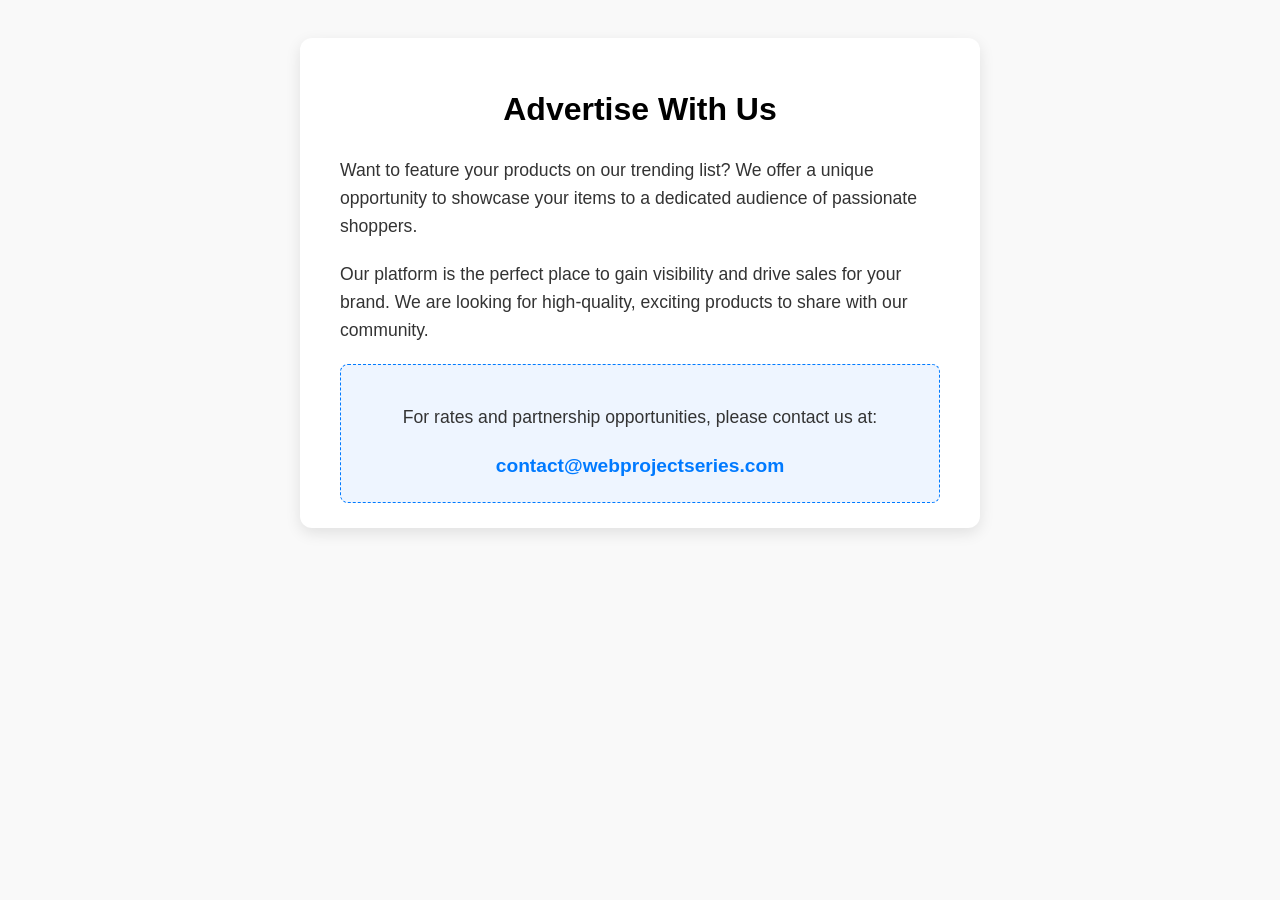
<file: shopping/advertise.html>
<!DOCTYPE html>
<html lang="en">
<head>
    <meta charset="UTF-8">
    <meta name="viewport" content="width=device-width, initial-scale=1.0">
    <title>Advertise With Us</title>
    <style>
        body {
            font-family: -apple-system, BlinkMacSystemFont, "Segoe UI", Roboto, "Helvetica Neue", Arial, sans-serif;
            line-height: 1.6;
            color: #333;
            background-color: #f9f9f9;
            padding: 30px;
        }
        .advertise-container {
            max-width: 600px;
            margin: 0 auto;
            background: #fff;
            padding: 25px 40px;
            border-radius: 12px;
            box-shadow: 0 5px 15px rgba(0,0,0,0.1);
        }
        h1 {
            font-size: 2rem;
            font-weight: 700;
            color: #000;
            text-align: center;
            margin-bottom: 20px;
        }
        p {
            font-size: 1.1rem;
            margin-bottom: 20px;
        }
        .contact-info {
            font-size: 1.2rem;
            font-weight: 500;
            text-align: center;
            background-color: #eef5ff;
            padding: 20px;
            border-radius: 8px;
            border: 1px dashed #007aff;
        }
        .contact-info a {
            color: #007aff;
            text-decoration: none;
            font-weight: 700;
        }
    </style>
</head>
<body>
    <div class="advertise-container">
        <h1>Advertise With Us</h1>
        <p>Want to feature your products on our trending list? We offer a unique opportunity to showcase your items to a dedicated audience of passionate shoppers.</p>
        <p>Our platform is the perfect place to gain visibility and drive sales for your brand. We are looking for high-quality, exciting products to share with our community.</p>
        <div class="contact-info">
            <p>For rates and partnership opportunities, please contact us at:</p>
            <a href="mailto:contact@webprojectseries.com">contact@webprojectseries.com</a>
        </div>
    </div>
</body>
</html>
</file>
<file: style.css>
body {
    font-family: 'Roboto', sans-serif;
    background-color: #f4f5f7;
    color: #333;
    margin: 0;
    padding: 0;
    line-height: 1.7;
    background-image: url('data:image/svg+xml,%3Csvg width="60" height="60" viewBox="0 0 60 60" xmlns="http://www.w3.org/2000/svg"%3E%3Cg fill="none" fill-rule="evenodd"%3E%3Cg fill="%23e9ebef" fill-opacity="0.4"%3E%3Cpath d="M36 34.01V37.5h-1.5V34.01a3 3 0 0 0-3-3H27.5v-1.5h3.99a3 3 0 0 0 3.01-3V22.5h1.5v3.99a3 3 0 0 0 3 3H40.5v1.5H36.01a3 3 0 0 0-3.01 3zM42 22.5V26h4.5V22.5H42z"/%3E%3C/g%3E%3C/g%3E%3C/svg%3E');
}

.container {
    max-width: 800px;
    margin: 0 auto;
    padding: 40px 20px;
}

.main-header {
    text-align: center;
    margin-bottom: 50px;
    border-bottom: 1px solid #e0e0e0;
    padding-bottom: 30px;
}

.main-header h1 {
    font-size: 3rem;
    font-weight: 900;
    color: #111;
    margin: 0;
}

.main-header .subtitle {
    font-size: 1.25rem;
    color: #555;
    margin-top: 10px;
}

.content-body h2 {
    font-size: 2rem;
    font-weight: 700;
    color: #000;
    margin-bottom: 20px;
}

.content-body h3 {
    font-size: 1.5rem;
    font-weight: 700;
    color: #111;
    margin-top: 30px;
    margin-bottom: 15px;
}

.content-body p {
    font-size: 1.1rem;
    color: #444;
    margin-bottom: 20px;
}

.series-navigator {
    background-color: #ffffff;
    border-radius: 12px;
    padding: 40px;
    margin-bottom: 40px;
    text-align: center;
    box-shadow: 0 8px 16px rgba(0, 0, 0, 0.05);
}

.series-navigator h2 {
    font-size: 2rem;
    font-weight: 900;
    margin-top: 0;
    margin-bottom: 10px;
    color: #000;
}

.series-navigator p {
    font-size: 1.1rem;
    color: #666;
    margin-bottom: 30px;
}

.navigation {
    display: grid;
    grid-template-columns: repeat(auto-fit, minmax(280px, 1fr));
    gap: 20px;
}

.nav-card {
    background-color: #f8f9fa;
    border: 1px solid #e9ecef;
    border-radius: 10px;
    padding: 25px;
    text-decoration: none;
    color: #333;
    text-align: left;
    transition: transform 0.2s ease, box-shadow 0.2s ease, border-color 0.2s ease;
}

.nav-card:hover {
    transform: translateY(-5px);
    box-shadow: 0 12px 20px rgba(0, 0, 0, 0.08);
    border-color: #0056b3;
}

.nav-card h3 {
    margin-top: 0;
    font-size: 1.4rem;
    font-weight: 700;
    color: #0056b3;
}

.nav-card p {
    margin-bottom: 0;
    font-size: 1rem;
    color: #555;
    line-height: 1.6;
}

/* Direct Link Section for Shopping Mall */
.direct-link-section {
    background: #ffffff;
    border-radius: 12px;
    padding: 40px;
    text-align: center;
    margin-bottom: 40px;
    box-shadow: 0 8px 20px rgba(0, 0, 0, 0.07);
    border: 1px solid #e0e0e0;
}

.direct-link-section h2 {
    font-size: 2rem;
    font-weight: 900;
    color: #000;
    margin-top: 0;
    margin-bottom: 10px;
}

.direct-link-section p {
    font-size: 1.1rem;
    color: #666;
    margin-bottom: 30px;
}

.shopping-direct-button {
    display: inline-block;
    background: linear-gradient(45deg, #ff6b6b, #f06595);
    color: white;
    font-size: 1.3rem;
    font-weight: 700;
    text-decoration: none;
    padding: 18px 45px;
    border-radius: 50px;
    border: none;
    transition: transform 0.3s ease, box-shadow 0.3s ease;
    animation: pulse-animation 2.5s infinite ease-in-out;
}

.shopping-direct-button:hover {
    animation-play-state: paused;
    transform: translateY(-5px) scale(1.05);
    box-shadow: 0 12px 35px rgba(255, 107, 107, 0.6);
}

.shopping-direct-button:active {
    transform: translateY(-2px);
    box-shadow: 0 5px 15px rgba(255, 107, 107, 0.4);
}

footer {
    text-align: center;
    color: #999;
    font-size: 0.9rem;
    margin-top: 40px;
    padding-top: 20px;
    border-top: 1px solid #e0e0e0;
}

.footer-links {
    margin-bottom: 15px;
}

.footer-links a {
    color: #777;
    text-decoration: none;
    margin: 0 10px;
    transition: color 0.2s ease;
}

.footer-links a:hover {
    color: #0056b3;
}

@keyframes pulse-animation {
    0% {
        transform: scale(1);
        box-shadow: 0 6px 20px rgba(255, 107, 107, 0.4);
    }
    50% {
        transform: scale(1.05);
        box-shadow: 0 10px 30px rgba(255, 107, 107, 0.5);
    }
    100% {
        transform: scale(1);
        box-shadow: 0 6px 20px rgba(255, 107, 107, 0.4);
    }
}

.app-container {
    max-width: 800px;
    margin: 40px auto;
    padding: 40px;
    background: #fff;
    border-radius: 12px;
    box-shadow: 0 10px 25px rgba(0,0,0,0.1), 0 5px 10px rgba(0,0,0,0.05);
}

.app-header {
    text-align: center;
    margin-bottom: 40px;
    padding-bottom: 20px;
    border-bottom: 1px solid #eee;
}

.app-header h1 {
    font-size: 2.8rem;
    font-weight: 900;
    color: #111;
}

.app-header p {
    font-size: 1.2rem;
    color: #666;
}

.content-guide h2 {
    font-size: 1.8rem;
    color: #0056b3;
    margin-top: 30px;
    border-bottom: 2px solid #e0e0e0;
    padding-bottom: 10px;
}

.content-guide p, .content-guide ul {
    font-size: 1.1rem;
    color: #555;
}

.content-guide ul {
    list-style-position: inside;
    padding-left: 0;
}

@media (max-width: 600px) {
    .main-header h1, .app-header h1 {
        font-size: 2.2rem;
    }
    .series-navigator, .app-container, .direct-link-section {
        padding: 25px;
    }
    .direct-link-section h2 {
        font-size: 2rem;
    }
}
</file>
<file: series1/style.css>
/* General Body Styles */
body {
    font-family: 'Roboto', sans-serif;
    background-color: #121212;
    color: #E0E0E0;
    line-height: 1.8;
    margin: 0;
    padding: 0;
    -webkit-font-smoothing: antialiased;
    -moz-osx-font-smoothing: grayscale;
    background-image: radial-gradient(circle at 1px 1px, rgba(255,255,255,0.05) 1px, transparent 0);
    background-size: 20px 20px;
}

.container {
    max-width: 800px;
    margin: 0 auto;
    padding: 2rem;
}

/* Card Styles */
.card {
    background-color: #1E1E1E;
    border: 1px solid #333;
    border-radius: 12px;
    padding: 2rem;
    margin-bottom: 2rem;
    box-shadow: 0 8px 32px 0 rgba(0, 0, 0, 0.37);
    backdrop-filter: blur(4px);
    -webkit-backdrop-filter: blur(4px);
}

/* Header and Hero Section */
.hero-section {
    text-align: center;
    margin-bottom: 3rem;
}

.hero-section h1 {
    font-weight: 900;
    font-size: 3rem;
    color: #FFFFFF;
    margin-bottom: 0.5rem;
    letter-spacing: -1px;
}

.subtitle {
    font-size: 1.2rem;
    color: #A0A0A0;
}

/* Tool Section */
.tool-section {
    display: flex;
    flex-direction: column;
    gap: 1.5rem;
}

.password-display-container {
    display: flex;
    gap: 0.5rem;
}

#password-display {
    flex-grow: 1;
    font-family: 'Roboto', monospace;
    font-size: 1.5rem;
    background-color: #101010;
    border: 1px solid #444;
    color: #4CAF50;
    padding: 0.75rem 1rem;
    border-radius: 8px;
    text-align: center;
    box-shadow: inset 0 2px 4px rgba(0,0,0,0.4);
}

#copy-button {
    flex-shrink: 0;
    background-color: #333;
    border: 1px solid #555;
    color: white;
    padding: 0.75rem;
    border-radius: 8px;
    cursor: pointer;
    transition: background-color 0.3s ease, transform 0.2s ease;
}

#copy-button:hover {
    background-color: #444;
    transform: translateY(-2px);
}

#copy-button svg {
    fill: #E0E0E0;
}

#generate-button {
    background-image: linear-gradient(to right, #4CAF50 0%, #81C784 51%, #4CAF50 100%);
    color: white;
    font-size: 1.2rem;
    font-weight: 700;
    padding: 1rem 2rem;
    border: none;
    border-radius: 8px;
    cursor: pointer;
    transition: all 0.4s ease;
    text-transform: uppercase;
    letter-spacing: 1px;
    box-shadow: 0 4px 15px 0 rgba(76, 175, 80, 0.4);
    background-size: 200% auto;
}

#generate-button:hover {
    background-position: right center;
    transform: scale(1.02);
}

/* Content Section */
.content-section h2 {
    font-size: 2rem;
    font-weight: 700;
    color: #FFFFFF;
    border-left: 4px solid #4CAF50;
    padding-left: 1rem;
    margin-bottom: 1.5rem;
}

.content-section .highlight {
    color: #4CAF50;
}

.content-section ul {
    list-style-type: none;
    padding-left: 0;
}

.content-section ul li {
    position: relative;
    padding-left: 2rem;
    margin-bottom: 1rem;
}

.content-section ul li::before {
    content: '\2713'; /* Checkmark character */
    position: absolute;
    left: 0;
    color: #4CAF50;
    font-weight: bold;
    font-size: 1.2rem;
}

.content-section p {
    font-size: 1.1rem;
}

/* Footer */
footer {
    text-align: center;
    margin-top: 3rem;
    padding: 1.5rem;
    color: #777;
    font-size: 0.9rem;
}

.keywords-section {
    margin-bottom: 2rem;
    padding: 1.5rem;
    background-color: #1e1e1e;
    border-radius: 8px;
    border: 1px solid #333;
}

.keywords-section h3 {
    color: #A0A0A0;
    font-size: 1rem;
    font-weight: 700;
    text-transform: uppercase;
    letter-spacing: 1px;
    margin-bottom: 1rem;
}

.hashtags {
    font-size: 1rem;
    color: #E0E0E0;
    line-height: 1.6;
    word-spacing: 8px;
}

/* Responsive Design */
@media (max-width: 600px) {
    .container {
        padding: 1rem;
    }

    .hero-section h1 {
        font-size: 2.2rem;
    }

    .content-section h2 {
        font-size: 1.6rem;
    }

    #password-display {
        font-size: 1.2rem;
    }
}
</file>
<file: series2/style.css>
body {
    font-family: 'Roboto', sans-serif;
    background-color: #f0f4f0; /* Light greenish-gray */
    color: #333;
    line-height: 1.6;
    margin: 0;
}

.app-container {
    max-width: 900px;
    margin: 30px auto;
    padding: 20px;
}

/* Header */
.app-header {
    text-align: center;
    margin-bottom: 40px;
}

.app-header h1 {
    font-family: 'Merriweather', serif;
    font-size: 2.8rem;
    color: #2e6b2e; /* Dark Green */
    margin: 0;
}

.app-header p {
    font-size: 1.2rem;
    color: #556b55; /* Muted Green */
}

/* Main Tool Area & Content Guide */
.scheduler-tool > *, .content-guide {
    background-color: #ffffff;
    border-radius: 12px;
    padding: 30px;
    margin-bottom: 25px;
    box-shadow: 0 4px 12px rgba(0, 0, 0, 0.05);
}

/* Card Headings */
.controls-card h2, .duration-card h2, .schedule-output-card h2, .content-guide h2 {
    font-family: 'Merriweather', serif;
    color: #2e6b2e;
    margin-top: 0;
    border-bottom: 2px solid #e8f0e8;
    padding-bottom: 15px;
}

.input-group {
    margin-bottom: 20px;
}

.input-group:last-child {
    margin-bottom: 0;
}

.input-group label {
    font-weight: bold;
    margin-bottom: 12px;
    color: #555;
    display: block;
}

.input-group input[type="date"], .input-group select {
    padding: 12px;
    border: 1px solid #ccc;
    border-radius: 8px;
    font-size: 1rem;
    width: 100%;
    box-sizing: border-box;
    background-color: white;
}

/* Duration Buttons */
.duration-buttons {
    display: flex;
    gap: 10px;
    flex-wrap: wrap;
}

.duration-btn {
    flex-grow: 1;
    padding: 12px 15px;
    font-size: 1rem;
    font-weight: bold;
    background-color: #f0f4f0;
    color: #2e6b2e;
    border: 2px solid #d9e9d9;
    border-radius: 8px;
    cursor: pointer;
    text-align: center;
    transition: background-color 0.2s, color 0.2s;
}

.duration-btn.active, .duration-btn:hover {
    background-color: #2e6b2e; /* Dark Green */
    color: #ffffff;
    border-color: #2e6b2e;
}

/* Schedule Output */
.schedule-list {
    margin-top: 20px;
}

.schedule-list .placeholder {
    color: #888;
    font-style: italic;
}

.schedule-item {
    padding: 15px;
    background-color: #f9fdf9;
    border-left: 5px solid #68a068; /* Softer Green */
    margin-bottom: 10px;
    border-radius: 0 8px 8px 0;
}

.schedule-item:nth-child(even) {
    background-color: #f4faf4;
}

/* Export Section */
.export-section {
    text-align: center;
    margin-top: 30px;
}

.export-btn {
    background-color: #2e6b2e; /* Dark Green */
    color: white;
    font-size: 1.1rem;
    font-weight: bold;
    padding: 15px 30px;
    border: none;
    border-radius: 8px;
    cursor: pointer;
    display: inline-flex;
    align-items: center;
    gap: 10px;
    transition: background-color 0.3s, transform 0.2s;
}

.export-btn:hover:not(:disabled) {
    background-color: #245524; /* Darker Green */
    transform: translateY(-2px);
}

.export-btn:disabled {
    background-color: #cccccc;
    cursor: not-allowed;
}

.export-note {
    font-size: 0.9rem;
    color: #777;
    margin-top: 15px;
    font-style: italic;
}

/* Content Guide Section */
.content-guide h3 {
    font-family: 'Merriweather', serif;
    color: #3e8e41; /* Brighter Green */
    margin-top: 30px;
}

.content-guide p,
.content-guide li {
    color: #444;
    font-size: 1.05rem;
}

.content-guide ol,
.content-guide ul {
    padding-left: 20px;
    margin-top: 10px;
}

.content-guide ol li {
    margin-bottom: 15px;
}

.content-guide ul li {
    margin-bottom: 12px;
}

.content-guide .disclaimer {
    margin-top: 30px;
    padding: 15px;
    background-color: #fefaf0;
    border-left: 5px solid #f0ad4e; /* Warning yellow */
    font-style: italic;
}

/* Footer */
.app-footer {
    text-align: center;
    margin-top: 50px;
    color: #777;
}

.app-footer a {
    color: #2e6b2e;
    text-decoration: none;
}

.app-footer a:hover {
    text-decoration: underline;
}
</file>
<file: series3/style.css>
body {
    font-family: 'Noto Sans KR', 'Roboto', sans-serif;
    background-color: #f4f7f6;
    color: #333;
    line-height: 1.7;
    margin: 0;
}

.app-container {
    max-width: 900px;
    margin: 30px auto;
    padding: 20px;
}

/* Header */
.app-header {
    text-align: center;
    margin-bottom: 40px;
}

.app-header h1 {
    font-size: 2.8rem;
    color: #005a9c; /* Deep Blue */
    margin: 0;
}

.app-header p {
    font-size: 1.2rem;
    color: #5a7d9c;
}

/* Converter & Content Cards */
.converter-tool > *, .content-guide {
    background-color: #ffffff;
    border-radius: 12px;
    padding: 30px;
    margin-bottom: 25px;
    box-shadow: 0 4px 15px rgba(0, 0, 0, 0.07);
}

/* Tabs */
.tabs {
    display: flex;
    border-bottom: 2px solid #e9eff3;
    margin-bottom: 25px;
}

.tab-btn {
    padding: 15px 25px;
    font-size: 1.1rem;
    font-weight: bold;
    background-color: transparent;
    border: none;
    border-bottom: 3px solid transparent;
    cursor: pointer;
    color: #5a7d9c;
    transition: all 0.2s ease-in-out;
    margin-bottom: -2px; /* Align with parent border */
}

.tab-btn.active {
    color: #005a9c;
    border-bottom-color: #005a9c;
}

.tab-btn:hover {
    background-color: #f4f7f6;
}

/* Converter Section */
.converter-section {
    display: none;
}

.converter-section.active {
    display: block;
}

.input-row {
    display: flex;
    align-items: flex-end;
    gap: 20px;
    flex-wrap: wrap;
}

.input-group {
    flex: 1;
    min-width: 150px;
}

.input-group label {
    display: block;
    font-weight: bold;
    margin-bottom: 8px;
    color: #333;
}

.input-group input[type="number"], .input-group select {
    width: 100%;
    padding: 12px;
    border: 1px solid #ccc;
    border-radius: 8px;
    font-size: 1rem;
    background-color: #fdfdfd;
}

.equals-sign {
    font-size: 2rem;
    font-weight: bold;
    color: #005a9c;
    padding-bottom: 10px;
}

.result-area {
    margin-top: 30px;
    padding: 20px;
    background-color: #e9f5ff;
    border-radius: 8px;
    text-align: center;
}

.result-area p {
    margin: 0;
    font-size: 1.5rem;
    font-weight: bold;
    color: #005a9c;
}

/* Content Guide Section */
.content-guide h2, .content-guide h3, .content-guide h4 {
    color: #005a9c;
    border-bottom: 2px solid #e9eff3;
    padding-bottom: 10px;
    margin-top: 25px;
}

.content-guide p,
.content-guide li {
    color: #444;
    font-size: 1.05rem;
}

.content-guide ol,
.content-guide ul {
    padding-left: 20px;
    margin-top: 10px;
}

.content-guide .disclaimer {
    margin-top: 30px;
    padding: 15px;
    background-color: #fffbe6;
    border-left: 5px solid #f0ad4e; /* Warning yellow */
    font-style: italic;
}

/* Footer */
.app-footer {
    text-align: center;
    margin-top: 50px;
    color: #777;
}

.app-footer a {
    color: #005a9c;
    text-decoration: none;
}

.app-footer a:hover {
    text-decoration: underline;
}
</file>
<file: series4/style.css>
body {
    font-family: 'Poppins', 'Roboto', sans-serif;
    background-color: #f8f9fa;
    color: #343a40;
    line-height: 1.8;
    margin: 0;
    -webkit-font-smoothing: antialiased;
    -moz-osx-font-smoothing: grayscale;
}

.container {
    max-width: 800px;
    margin: 40px auto;
    padding: 20px;
}

/* Header */
header {
    text-align: center;
    margin-bottom: 50px;
}

header h1 {
    font-size: 3rem;
    font-weight: 700;
    color: #212529;
    margin-bottom: 0.5rem;
}

header .subtitle {
    font-size: 1.25rem;
    color: #6c757d;
}

/* Main Converter Card */
.converter-wrapper {
    background: #ffffff;
    padding: 35px;
    border-radius: 15px;
    box-shadow: 0 10px 30px rgba(0, 0, 0, 0.08);
    margin-bottom: 40px;
}

.converter-card {
    display: flex;
    align-items: center;
    justify-content: space-between;
    gap: 20px;
    flex-wrap: wrap;
}

.input-group {
    flex: 2;
}

.input-group label {
    display: block;
    font-weight: 500;
    margin-bottom: 10px;
    color: #495057;
}

.input-group input[type="number"],
.input-group select {
    width: 100%;
    padding: 15px;
    border: 1px solid #ced4da;
    border-radius: 8px;
    font-size: 1rem;
    font-family: 'Poppins', sans-serif;
    background-color: #f1f3f5;
    transition: border-color 0.2s, box-shadow 0.2s;
}

.input-group input[type="number"]:focus,
.input-group select:focus {
    outline: none;
    border-color: #80bdff;
    box-shadow: 0 0 0 0.2rem rgba(0,123,255,.25);
}

.swap-icon {
    flex-basis: 40px;
    height: 40px;
    cursor: pointer;
    display: flex;
    align-items: center;
    justify-content: center;
    border-radius: 50%;
    margin-top: 28px; /* Aligns with the input fields */
    transition: transform 0.3s ease, background-color 0.2s;
}

.swap-icon svg {
    width: 24px;
    height: 24px;
    color: #007bff;
}

.swap-icon:hover {
    transform: rotate(180deg);
    background-color: #e9ecef;
}

/* Result Display */
.result-wrapper {
    margin-top: 25px;
    padding: 20px;
    background-color: #e9f7ff;
    border-left: 5px solid #007bff;
    border-radius: 8px;
    text-align: center;
}

#result-text {
    margin: 0;
    font-size: 1.5rem;
    font-weight: 600;
    color: #0056b3;
}

/* Content Section */
.content-section {
    background: #ffffff;
    padding: 30px;
    border-radius: 15px;
    box-shadow: 0 5px 20px rgba(0, 0, 0, 0.05);
}

.content-section h2, .content-section h3, .content-section h4 {
    color: #212529;
    border-bottom: 2px solid #e9ecef;
    padding-bottom: 10px;
    margin-top: 25px;
}

.content-section p,
.content-section li {
    color: #495057;
    font-size: 1.1rem;
}

.content-section ol {
    padding-left: 20px;
    margin-top: 15px;
}

.content-section a {
    color: #007bff;
    text-decoration: none;
    transition: text-decoration 0.2s;
}

.content-section a:hover {
    text-decoration: underline;
}

/* Footer */
footer {
    text-align: center;
    margin-top: 50px;
    color: #868e96;
}

/* Responsive Design */
@media (max-width: 600px) {
    .converter-card {
        flex-direction: column;
        align-items: stretch;
    }

    .swap-icon {
        margin: -10px auto 10px;
        transform: rotate(90deg);
    }

    .swap-icon:hover {
        transform: rotate(270deg);
    }

    header h1 {
        font-size: 2.2rem;
    }
}
</file>
<file: series5/style.css>
body {
    font-family: 'Roboto', sans-serif;
    background-color: #f4f5f7;
    color: #333;
    margin: 0;
    padding: 20px;
    line-height: 1.7;
    background-image: url('data:image/svg+xml,%3Csvg width="60" height="60" viewBox="0 0 60 60" xmlns="http://www.w3.org/2000/svg"%3E%3Cg fill="none" fill-rule="evenodd"%3E%3Cg fill="%23e9ebef" fill-opacity="0.4"%3E%3Cpath d="M36 34.01V37.5h-1.5V34.01a3 3 0 0 0-3-3H27.5v-1.5h3.99a3 3 0 0 0 3.01-3V22.5h1.5v3.99a3 3 0 0 0 3 3H40.5v1.5H36.01a3 3 0 0 0-3.01 3zM42 22.5V26h4.5V22.5H42z"/%3E%3C/g%3E%3C/g%3E%3C/svg%3E');
}

.app-container {
    max-width: 800px;
    margin: 20px auto;
    padding: 40px;
    background: #fff;
    border-radius: 12px;
    box-shadow: 0 10px 25px rgba(0,0,0,0.1), 0 5px 10px rgba(0,0,0,0.05);
}

.app-header {
    text-align: center;
    margin-bottom: 40px;
    padding-bottom: 20px;
    border-bottom: 1px solid #eee;
}

.app-header h1 {
    font-size: 2.8rem;
    font-weight: 900;
    color: #111;
}

.app-header p {
    font-size: 1.2rem;
    color: #666;
}

.converter-tool {
    display: grid;
    gap: 25px;
    margin-bottom: 40px;
}

textarea {
    width: 100%;
    padding: 15px;
    border-radius: 8px;
    border: 1px solid #ddd;
    font-size: 1rem;
    box-sizing: border-box;
    transition: border-color 0.3s, box-shadow 0.3s;
}

textarea:focus {
    border-color: #0056b3;
    box-shadow: 0 0 8px rgba(0, 86, 179, 0.2);
    outline: none;
}

.controls {
    display: flex;
    justify-content: space-between;
    align-items: center;
    gap: 20px;
    background: #f8f9fa;
    padding: 20px;
    border-radius: 8px;
}

.radio-group label {
    margin-right: 15px;
    font-size: 1.1rem;
    cursor: pointer;
}

.radio-group input {
    margin-right: 5px;
}

#convertBtn, #copyBtn {
    padding: 12px 25px;
    font-size: 1.1rem;
    font-weight: 700;
    color: #fff;
    background-color: #0056b3;
    border: none;
    border-radius: 8px;
    cursor: pointer;
    transition: background-color 0.3s, transform 0.2s;
}

#convertBtn:hover, #copyBtn:hover {
    background-color: #004494;
    transform: translateY(-2px);
}

#copyBtn {
    background-color: #28a745;
    margin-top: 10px;
    display: block;
    width: 100%;
}

#copyBtn:hover {
    background-color: #218838;
}

.output-section {
    position: relative;
}

.content-guide h2 {
    font-size: 1.8rem;
    color: #0056b3;
    margin-top: 30px;
    border-bottom: 2px solid #e0e0e0;
    padding-bottom: 10px;
}

.content-guide p, .content-guide ol {
    font-size: 1.1rem;
    color: #555;
}

.content-guide ol {
    line-height: 1.8;
    padding-left: 20px;
}

@media (max-width: 600px) {
    .app-header h1 {
        font-size: 2rem;
    }
    .controls {
        flex-direction: column;
        align-items: stretch;
    }
    .app-container {
        padding: 20px;
    }
}
</file>
<file: series6/style.css>
body {
    font-family: 'Roboto', sans-serif;
    background-color: #f4f5f7;
    color: #333;
    margin: 0;
    padding: 20px;
    line-height: 1.7;
    background-image: url('data:image/svg+xml,%3Csvg width="60" height="60" viewBox="0 0 60 60" xmlns="http://www.w3.org/2000/svg"%3E%3Cg fill="none" fill-rule="evenodd"%3E%3Cg fill="%23e9ebef" fill-opacity="0.4"%3E%3Cpath d="M36 34.01V37.5h-1.5V34.01a3 3 0 0 0-3-3H27.5v-1.5h3.99a3 3 0 0 0 3.01-3V22.5h1.5v3.99a3 3 0 0 0 3 3H40.5v1.5H36.01a3 3 0 0 0-3.01 3zM42 22.5V26h4.5V22.5H42z"/%3E%3C/g%3E%3C/g%3E%3C/svg%3E');
}

.app-container {
    max-width: 800px;
    margin: 20px auto;
    padding: 40px;
    background: #fff;
    border-radius: 12px;
    box-shadow: 0 10px 25px rgba(0,0,0,0.1), 0 5px 10px rgba(0,0,0,0.05);
}

.app-header {
    text-align: center;
    margin-bottom: 40px;
    padding-bottom: 20px;
    border-bottom: 1px solid #eee;
}

.app-header h1 {
    font-size: 2.8rem;
    font-weight: 900;
    color: #111;
}

.app-header p {
    font-size: 1.2rem;
    color: #666;
}

.counter-tool {
    margin-bottom: 40px;
}

textarea {
    width: 100%;
    padding: 15px;
    border-radius: 8px;
    border: 1px solid #ddd;
    font-size: 1.1rem;
    box-sizing: border-box;
    transition: border-color 0.3s, box-shadow 0.3s;
    resize: vertical;
}

textarea:focus {
    border-color: #0056b3;
    box-shadow: 0 0 8px rgba(0, 86, 179, 0.2);
    outline: none;
}

.results-grid {
    display: grid;
    grid-template-columns: repeat(auto-fit, minmax(130px, 1fr));
    gap: 15px;
    margin-top: 25px;
}

.result-box {
    background: #f8f9fa;
    padding: 20px;
    border-radius: 8px;
    text-align: center;
    box-shadow: 0 2px 5px rgba(0,0,0,0.05);
}

.result-label {
    display: block;
    font-size: 1rem;
    color: #555;
    font-weight: 700;
    margin-bottom: 8px;
}

.result-value {
    display: block;
    font-size: 2.2rem;
    font-weight: 900;
    color: #0056b3;
}

.content-guide h2 {
    font-size: 1.8rem;
    color: #0056b3;
    margin-top: 30px;
    border-bottom: 2px solid #e0e0e0;
    padding-bottom: 10px;
}

.content-guide p, .content-guide ul, .content-guide ol {
    font-size: 1.1rem;
    color: #555;
    line-height: 1.8;
}

.content-guide ul, .content-guide ol {
    padding-left: 20px;
}

@media (max-width: 600px) {
    .app-header h1 {
        font-size: 2rem;
    }
    .app-container {
        padding: 20px;
    }
    .result-value {
        font-size: 1.8rem;
    }
}
</file>
<file: series7/style.css>
body {
    font-family: 'Roboto', sans-serif;
    background-color: #f4f5f7;
    color: #333;
    margin: 0;
    padding: 20px;
    line-height: 1.7;
    background-image: url('data:image/svg+xml,%3Csvg width="60" height="60" viewBox="0 0 60 60" xmlns="http://www.w3.org/2000/svg"%3E%3Cg fill="none" fill-rule="evenodd"%3E%3Cg fill="%23e9ebef" fill-opacity="0.4"%3E%3Cpath d="M36 34.01V37.5h-1.5V34.01a3 3 0 0 0-3-3H27.5v-1.5h3.99a3 3 0 0 0 3.01-3V22.5h1.5v3.99a3 3 0 0 0 3 3H40.5v1.5H36.01a3 3 0 0 0-3.01 3zM42 22.5V26h4.5V22.5H42z"/%3E%3C/g%3E%3C/g%3E%3C/svg%3E');
}

.app-container {
    max-width: 800px;
    margin: 20px auto;
    padding: 40px;
    background: #fff;
    border-radius: 12px;
    box-shadow: 0 10px 25px rgba(0,0,0,0.1), 0 5px 10px rgba(0,0,0,0.05);
}

.app-header {
    text-align: center;
    margin-bottom: 40px;
    padding-bottom: 20px;
    border-bottom: 1px solid #eee;
}

.app-header h1 {
    font-size: 2.8rem;
    font-weight: 900;
    color: #111;
}

.app-header p {
    font-size: 1.2rem;
    color: #666;
}

.calculator-tool {
    margin-bottom: 40px;
    padding: 30px;
    background: #f8f9fa;
    border-radius: 12px;
}

.input-grid {
    display: grid;
    grid-template-columns: repeat(auto-fit, minmax(200px, 1fr));
    gap: 20px;
    margin-bottom: 30px;
}

.input-group label {
    display: block;
    margin-bottom: 8px;
    font-weight: 700;
    color: #333;
}

.input-group input,
.input-group select {
    width: 100%;
    padding: 12px;
    font-size: 1.1rem;
    border: 1px solid #ddd;
    border-radius: 8px;
    box-sizing: border-box;
}

.results-display {
    text-align: center;
    padding: 20px;
    background: #fff;
    border-radius: 8px;
    border: 2px dashed #0056b3;
}

.results-display p {
    margin: 0;
    font-size: 1.1rem;
    color: #555;
}

.results-display h2 {
    margin: 10px 0;
    font-size: 3rem;
    font-weight: 900;
    color: #0056b3;
}

#detailedSizes {
    font-size: 1rem;
    color: #666;
}

.content-guide h2 {
    font-size: 1.8rem;
    color: #0056b3;
    margin-top: 30px;
    border-bottom: 2px solid #e0e0e0;
    padding-bottom: 10px;
}

.content-guide p, .content-guide ul {
    font-size: 1.1rem;
    color: #555;
    line-height: 1.8;
}

.content-guide ul {
    padding-left: 20px;
}

code {
    background-color: #e9ebef;
    padding: 3px 6px;
    border-radius: 4px;
    font-family: monospace;
}

@media (max-width: 600px) {
    .app-header h1 {
        font-size: 2rem;
    }
    .app-container {
        padding: 20px;
    }
    .results-display h2 {
        font-size: 2.2rem;
    }
}
</file>
<file: series8/style.css>
body {
    font-family: 'Roboto', sans-serif;
    background-color: #f4f5f7;
    color: #333;
    margin: 0;
    padding: 20px;
    line-height: 1.7;
    background-image: url('data:image/svg+xml,%3Csvg width="60" height="60" viewBox="0 0 60 60" xmlns="http://www.w3.org/2000/svg"%3E%3Cg fill="none" fill-rule="evenodd"%3E%3Cg fill="%23e9ebef" fill-opacity="0.4"%3E%3Cpath d="M36 34.01V37.5h-1.5V34.01a3 3 0 0 0-3-3H27.5v-1.5h3.99a3 3 0 0 0 3.01-3V22.5h1.5v3.99a3 3 0 0 0 3 3H40.5v1.5H36.01a3 3 0 0 0-3.01 3zM42 22.5V26h4.5V22.5H42z"/%3E%3C/g%3E%3C/g%3E%3C/svg%3E');
}

.app-container {
    max-width: 800px;
    margin: 20px auto;
    padding: 40px;
    background: #fff;
    border-radius: 12px;
    box-shadow: 0 10px 25px rgba(0,0,0,0.1), 0 5px 10px rgba(0,0,0,0.05);
}

.app-header {
    text-align: center;
    margin-bottom: 40px;
    padding-bottom: 20px;
    border-bottom: 1px solid #eee;
}

.app-header h1 {
    font-size: 2.8rem;
    font-weight: 900;
    color: #111;
}

.app-header p {
    font-size: 1.2rem;
    color: #666;
}

.crypto-tool {
    margin-bottom: 40px;
    padding: 30px;
    background: #f8f9fa;
    border-radius: 12px;
}

.input-group, .output-group {
    margin-bottom: 25px;
}

.input-group label, .output-group label {
    display: block;
    margin-bottom: 8px;
    font-weight: 700;
    color: #333;
}

.input-group textarea,
.input-group input,
.output-group textarea {
    width: 100%;
    padding: 12px;
    font-size: 1.1rem;
    border: 1px solid #ddd;
    border-radius: 8px;
    box-sizing: border-box;
    resize: vertical;
}

.output-group textarea {
    background-color: #e9ecef;
    cursor: not-allowed;
}

.controls {
    text-align: center;
    margin-bottom: 25px;
}

.btn {
    padding: 12px 25px;
    font-size: 1.1rem;
    font-weight: 700;
    border: none;
    border-radius: 8px;
    cursor: pointer;
    transition: all 0.2s ease-in-out;
    margin: 0 10px;
}

.btn-primary {
    background-color: #007bff;
    color: white;
}

.btn-primary:hover {
    background-color: #0056b3;
    box-shadow: 0 4px 15px rgba(0, 123, 255, 0.4);
}

.btn-secondary {
    background-color: #6c757d;
    color: white;
}

.btn-secondary:hover {
    background-color: #5a6268;
    box-shadow: 0 4px 15px rgba(108, 117, 125, 0.4);
}

.status-message {
    margin-top: 15px;
    padding: 10px;
    border-radius: 8px;
    text-align: center;
    font-weight: 500;
    display: none; /* Initially hidden */
}

.status-message.success {
    background-color: #d4edda;
    color: #155724;
    display: block;
}

.status-message.error {
    background-color: #f8d7da;
    color: #721c24;
    display: block;
}

.content-guide h2 {
    font-size: 1.8rem;
    color: #0056b3;
    margin-top: 30px;
    border-bottom: 2px solid #e0e0e0;
    padding-bottom: 10px;
}

.content-guide p, .content-guide ul, .content-guide ol {
    font-size: 1.1rem;
    color: #555;
    line-height: 1.8;
}

.content-guide ul, .content-guide ol {
    padding-left: 25px;
}

.content-guide code {
    background-color: #e9ebef;
    padding: 3px 6px;
    border-radius: 4px;
    font-family: monospace;
}

@media (max-width: 600px) {
    .app-header h1 {
        font-size: 2rem;
    }
    .app-container {
        padding: 20px;
    }
    .controls {
        display: flex;
        flex-direction: column;
        gap: 15px;
    }
}
</file>
<file: series9/style.css>
/* Basic styles first */
body {
    font-family: 'Roboto', sans-serif;
    background-color: #f0f2f5;
    margin: 0;
    padding: 2rem 1rem;
    display: flex;
    justify-content: center;
    align-items: flex-start;
    min-height: 100vh;
}

.app-container {
    width: 100%;
    max-width: 960px;
    background: #ffffff;
    border-radius: 16px;
    box-shadow: 0 8px 32px rgba(0, 0, 0, 0.1);
    padding: 2.5rem;
}

.app-header h1, .app-header p { text-align: center; margin-bottom: 0.5rem; }
h1 { font-family: 'Orbitron', sans-serif; color: #1c2a39; font-size: 2.5rem; }
.subtitle { font-size: 1.1rem; color: #6c757d; margin-bottom: 2rem; }

.calculator-body { display: flex; flex-direction: column; align-items: center; gap: 3rem; }

.calculator {
    width: 100%;
    max-width: 640px; /* Wider for the new layout */
    background: #fdfdfd;
    border-radius: 12px;
    padding: 1.5rem;
    border: 1px solid #dbe2e8;
}

.display {
    background-color: #2c3e50;
    color: #ecf0f1;
    border-radius: 8px;
    padding: 1.5rem 1.2rem;
    margin-bottom: 1.5rem;
    text-align: right;
    min-height: 90px;
}
.expression-display { font-family: 'Roboto Mono', monospace; color: #bdc3c7; font-size: 1.5rem; min-height: 30px; }
.result-display { font-family: 'Orbitron', sans-serif; color: #ffffff; font-size: 2.8rem; }

/* 6-COLUMN GRID FOR THE "NUMBERS ON LEFT" LAYOUT */
.buttons {
    display: grid;
    grid-template-columns: repeat(6, 1fr);
    grid-auto-rows: minmax(60px, auto); /* Ensure consistent row height */
    gap: 0.8rem;
}

.btn {
    font-family: 'Roboto', sans-serif;
    font-size: 1.1rem;
    font-weight: 500;
    border: none;
    border-radius: 8px;
    cursor: pointer;
    transition: all 0.15s ease-in-out;
    box-shadow: 0 2px 5px rgba(0,0,0,0.1);
}
.btn:hover { transform: translateY(-2px); box-shadow: 0 4px 10px rgba(0,0,0,0.15); }
.btn:active { transform: translateY(0); box-shadow: 0 2px 5px rgba(0,0,0,0.1); }

/* Numbers are now plain */
.btn.number, .btn.dot {
    background-color: #fff;
    color: #212529;
    font-weight: bold;
    font-size: 1.3rem;
}
.btn.number:hover, .btn.dot:hover { background-color: #f8f9fa; }

/* Functions and operators have distinct colors */
.btn.func { background-color: #e9ecef; color: #343a40; }
.btn.func:hover { background-color: #ced4da; }

.btn.operator { background-color: #3498db; color: #fff; font-size: 1.4rem; }
.btn.operator:hover { background-color: #2980b9; }

.btn.control { background-color: #e67e22; color: #fff; }
.btn.control:hover { background-color: #d35400; }

.btn.equals {
    background: #2ecc71;
    color: #fff;
    font-size: 1.5rem;
    /* The problematic style is now removed. */
}
.btn.equals:hover { background-color: #27ae60; }

.btn.zero { grid-column: span 2; } /* Let it span two columns */

/* Instructions styles */
.instructions { width: 100%; margin-top: 2rem; padding: 1.5rem; background: #f8f9fa; border-radius: 12px; }
.instructions h2 { border-bottom: 2px solid #dee2e6; padding-bottom: 0.5rem; margin-bottom: 1rem; }
.instructions p, .instructions ul { line-height: 1.7; }
footer { text-align: center; margin-top: 2rem; padding-top: 1rem; border-top: 1px solid #eee; }
.back-link { color: #3498db; text-decoration: none; }
</file>
